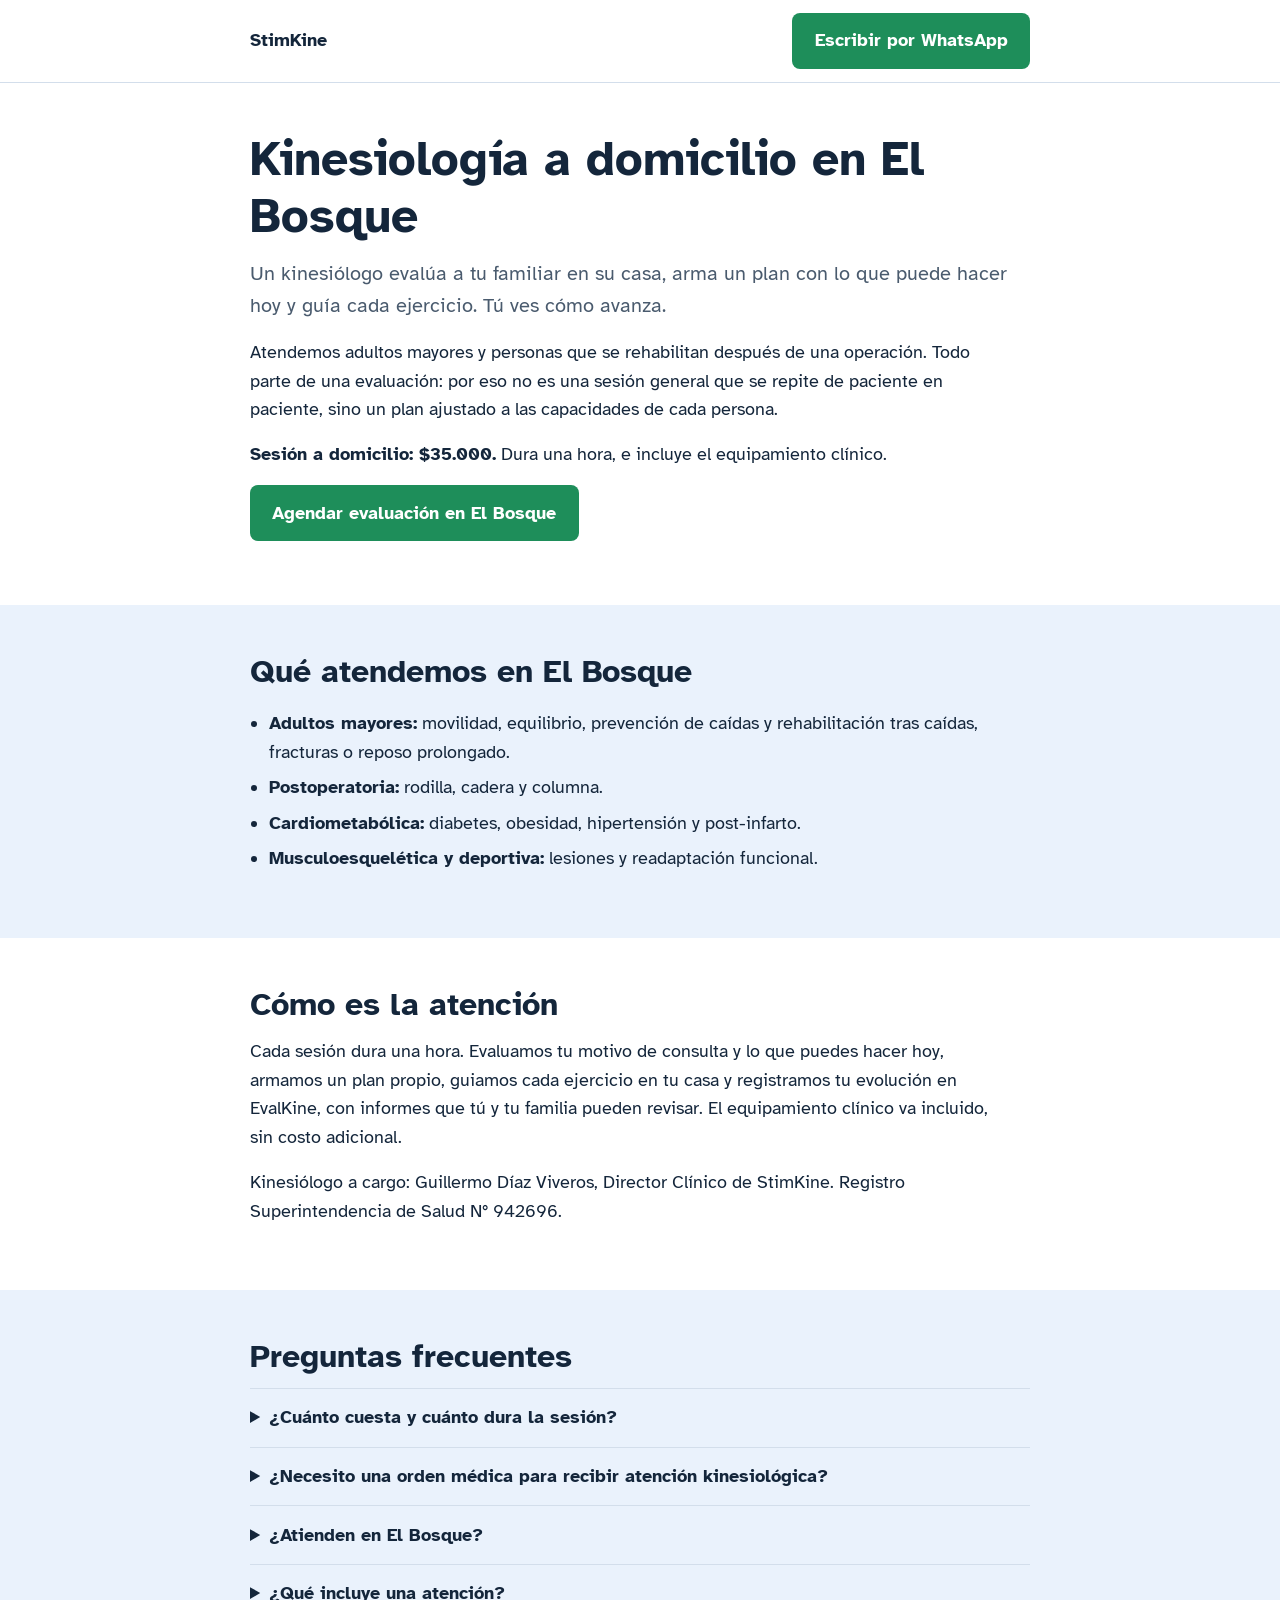
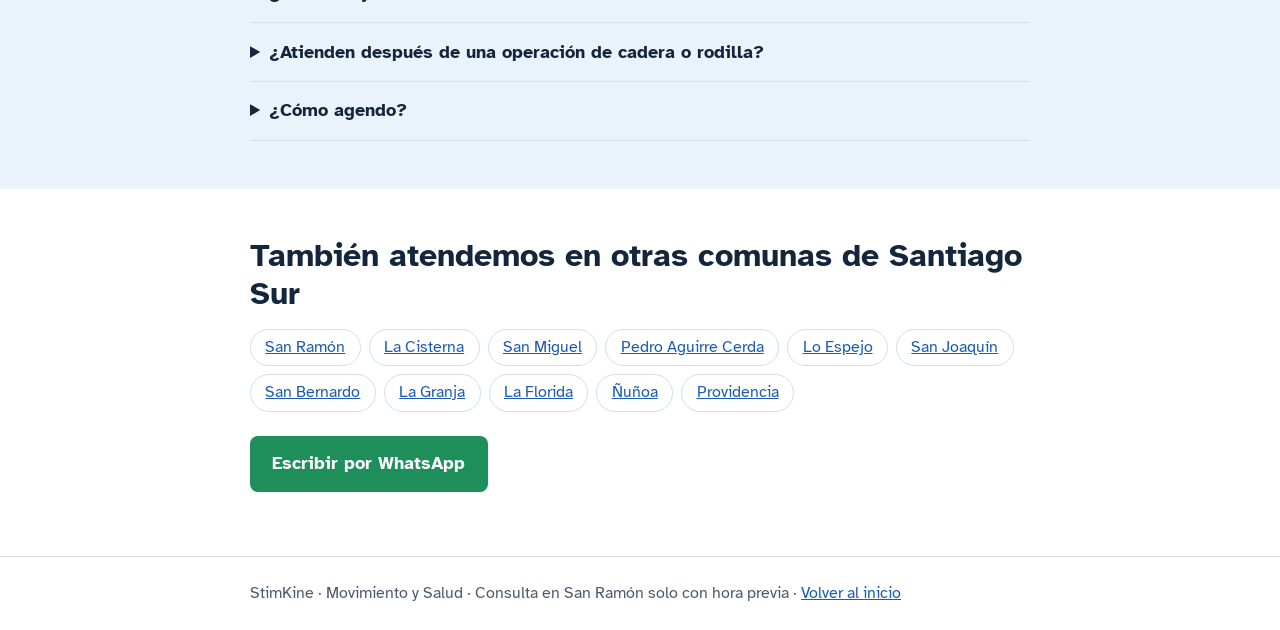
<file: kinesiologia-a-domicilio-el-bosque.html>
<!DOCTYPE html>
<html lang="es-CL">
<head>
<meta charset="utf-8">
<meta name="viewport" content="width=device-width, initial-scale=1">
<title>Kinesiología a domicilio en El Bosque | Adultos mayores y postoperatoria | StimKine</title>
<meta name="description" content="Kinesiólogo a domicilio en El Bosque: evaluación, plan propio y ejercicios guiados para adultos mayores y rehabilitación postoperatoria. Sesión de una hora, $35.000. Agenda por WhatsApp.">
<meta name="robots" content="index, follow">
<meta name="theme-color" content="#2A7DE1">
<link rel="canonical" href="https://stimkine.github.io/kinesiologia-a-domicilio-el-bosque.html">
<meta property="og:type" content="website">
<meta property="og:locale" content="es_CL">
<meta property="og:title" content="Kinesiología a domicilio en El Bosque | StimKine">
<meta property="og:description" content="Un kinesiólogo evalúa a tu familiar en su casa en El Bosque, arma un plan con lo que puede hacer y guía cada ejercicio.">
<meta property="og:url" content="https://stimkine.github.io/kinesiologia-a-domicilio-el-bosque.html">
<link rel="preconnect" href="https://fonts.googleapis.com">
<link rel="preconnect" href="https://fonts.gstatic.com" crossorigin>
<link href="https://fonts.googleapis.com/css2?family=Atkinson+Hyperlegible:wght@400;700&display=swap" rel="stylesheet">
<script type="application/ld+json">
{
  "@context": "https://schema.org",
  "@type": "Physiotherapy",
  "name": "StimKine",
  "url": "https://stimkine.github.io/",
  "telephone": "+56989331095",
  "address": {"@type":"PostalAddress","streetAddress":"Nueva Fuenzalida Urrejola 1235","addressLocality":"San Ramón","addressCountry":"CL"},
  "areaServed": {"@type":"City","name":"El Bosque"},
  "description": "Kinesiología a domicilio en El Bosque para adultos mayores y rehabilitación postoperatoria."
}
</script>
<script type="application/ld+json">
{
  "@context": "https://schema.org",
  "@type": "FAQPage",
  "mainEntity": [
    {"@type":"Question","name":"¿Cuánto cuesta y cuánto dura la sesión?","acceptedAnswer":{"@type":"Answer","text":"La sesión a domicilio cuesta $35.000 y dura una hora."}},
    {"@type":"Question","name":"¿Necesito una orden médica para recibir atención kinesiológica?","acceptedAnswer":{"@type":"Answer","text":"La indicación médica debe cumplir con la normativa vigente para los tratamientos kinesiológicos. Si tienes dudas sobre tu caso o necesitas rehabilitación a domicilio, contáctanos y te orientaremos sobre los requisitos antes de agendar tu atención. Si deseas solicitar un reembolso a través de Fonasa o tu Isapre, consulta previamente las condiciones de cobertura y la documentación requerida."}},
    {"@type":"Question","name":"¿Atienden en El Bosque?","acceptedAnswer":{"@type":"Answer","text":"Sí, vamos a domicilio en la comuna de El Bosque. Escríbenos por WhatsApp con tu dirección y coordinamos."}},
    {"@type":"Question","name":"¿Qué incluye una atención?","acceptedAnswer":{"@type":"Answer","text":"Evaluación, plan de ejercicio propio, equipamiento clínico incluido sin costo adicional y registro de tu evolución en EvalKine con informes que tú y tu familia pueden revisar."}},
    {"@type":"Question","name":"¿Atienden después de una operación de cadera o rodilla?","acceptedAnswer":{"@type":"Answer","text":"Sí. La rehabilitación postoperatoria de rodilla, cadera y columna es uno de nuestros servicios a domicilio."}},
    {"@type":"Question","name":"¿Cómo agendo?","acceptedAnswer":{"@type":"Answer","text":"Escríbenos por WhatsApp al +56 9 8933 1095. Cotizar no tiene compromiso."}}
  ]
}
</script>
<style>
:root{--ink:#14263B;--muted:#4A5B6E;--blue:#2A7DE1;--blue-dark:#1B5CB0;--tint:#EAF2FC;--line:#D3DEEB;--bg:#fff;--wa:#1E8E5A}
@media(prefers-color-scheme:dark){:root{--ink:#E8EFF7;--muted:#A9B8C9;--blue:#6AA8F5;--blue-dark:#8DBDF8;--tint:#14263B;--line:#2B405A;--bg:#0D1826;--wa:#35B77E}}
*{box-sizing:border-box}
body{margin:0;font-family:"Atkinson Hyperlegible",system-ui,sans-serif;font-size:1.125rem;line-height:1.6;color:var(--ink);background:var(--bg)}
a{color:var(--blue-dark)}
:focus-visible{outline:3px solid var(--blue);outline-offset:3px;border-radius:4px}
.wrap{max-width:820px;margin:0 auto;padding:0 1.25rem}
section{padding:3rem 0}
h1,h2,h3{line-height:1.2;margin:0 0 .75rem}
h1{font-size:clamp(2rem,5vw,3rem)}
h2{font-size:clamp(1.5rem,3.2vw,2rem)}
h3{font-size:1.15rem}
p{margin:0 0 1rem;max-width:62ch}
.lead{font-size:1.25rem;color:var(--muted)}
.btn{display:inline-block;padding:.85rem 1.4rem;border-radius:8px;background:var(--wa);color:#fff;font-weight:700;text-decoration:none}
.btn:hover{filter:brightness(1.08)}
.band{background:var(--tint)}
header.top{border-bottom:1px solid var(--line)}
header.top .wrap{display:flex;justify-content:space-between;align-items:center;padding-top:.8rem;padding-bottom:.8rem;gap:1rem}
.brand{font-weight:700;color:var(--ink);text-decoration:none}
ul.check{padding-left:1.2rem}
ul.check li{margin-bottom:.4rem}
.tags{display:flex;flex-wrap:wrap;gap:.5rem;list-style:none;padding:0;margin:1rem 0 0}
.tags li{border:1px solid var(--line);border-radius:999px;padding:.3rem .9rem;font-size:1rem;background:var(--bg)}
details{border-top:1px solid var(--line);padding:.9rem 0}
details:last-of-type{border-bottom:1px solid var(--line)}
summary{font-weight:700;cursor:pointer}
details p{margin:.6rem 0 0}
footer{border-top:1px solid var(--line);padding:1.5rem 0;font-size:1rem;color:var(--muted)}
</style>
</head>
<body>

<header class="top">
  <div class="wrap">
    <a class="brand" href="index.html">StimKine</a>
    <a class="btn" href="https://wa.me/56989331095?text=Hola%20StimKine,%20quisiera%20una%20atenci%C3%B3n%20a%20domicilio%20en%20El%20Bosque.">Escribir por WhatsApp</a>
  </div>
</header>

<main>
<section>
  <div class="wrap">
    <h1>Kinesiología a domicilio en El Bosque</h1>
    <p class="lead">Un kinesiólogo evalúa a tu familiar en su casa, arma un plan con lo que puede hacer hoy y guía cada ejercicio. Tú ves cómo avanza.</p>
    <p>Atendemos adultos mayores y personas que se rehabilitan después de una operación. Todo parte de una evaluación: por eso no es una sesión general que se repite de paciente en paciente, sino un plan ajustado a las capacidades de cada persona.</p>
    <p><strong>Sesión a domicilio: $35.000.</strong> Dura una hora, e incluye el equipamiento clínico.</p>
    <p><a class="btn" href="https://wa.me/56989331095?text=Hola%20StimKine,%20quisiera%20una%20atenci%C3%B3n%20a%20domicilio%20en%20El%20Bosque.">Agendar evaluación en El Bosque</a></p>
  </div>
</section>

<section class="band">
  <div class="wrap">
    <h2>Qué atendemos en El Bosque</h2>
    <ul class="check">
      <li><strong>Adultos mayores:</strong> movilidad, equilibrio, prevención de caídas y rehabilitación tras caídas, fracturas o reposo prolongado.</li>
      <li><strong>Postoperatoria:</strong> rodilla, cadera y columna.</li>
      <li><strong>Cardiometabólica:</strong> diabetes, obesidad, hipertensión y post-infarto.</li>
      <li><strong>Musculoesquelética y deportiva:</strong> lesiones y readaptación funcional.</li>
    </ul>
  </div>
</section>

<section>
  <div class="wrap">
    <h2>Cómo es la atención</h2>
    <p>Cada sesión dura una hora. Evaluamos tu motivo de consulta y lo que puedes hacer hoy, armamos un plan propio, guiamos cada ejercicio en tu casa y registramos tu evolución en EvalKine, con informes que tú y tu familia pueden revisar. El equipamiento clínico va incluido, sin costo adicional.</p>
    <p>Kinesiólogo a cargo: Guillermo Díaz Viveros, Director Clínico de StimKine. Registro Superintendencia de Salud N° 942696.</p>
  </div>
</section>

<section class="band">
  <div class="wrap">
    <h2>Preguntas frecuentes</h2>
    <details><summary>¿Cuánto cuesta y cuánto dura la sesión?</summary><p>La sesión a domicilio cuesta $35.000 y dura una hora.</p></details>
    <details><summary>¿Necesito una orden médica para recibir atención kinesiológica?</summary><p>La indicación médica debe cumplir con la normativa vigente para los tratamientos kinesiológicos. Si tienes dudas sobre tu caso o necesitas rehabilitación a domicilio, contáctanos y te orientaremos sobre los requisitos antes de agendar tu atención.</p><p>Si deseas solicitar un reembolso a través de Fonasa o tu Isapre, consulta previamente las condiciones de cobertura y la documentación requerida.</p></details>
    <details><summary>¿Atienden en El Bosque?</summary><p>Sí, vamos a domicilio en la comuna de El Bosque. Escríbenos por WhatsApp con tu dirección y coordinamos.</p></details>
    <details><summary>¿Qué incluye una atención?</summary><p>Evaluación, plan de ejercicio propio, equipamiento clínico incluido sin costo adicional y registro de tu evolución en EvalKine con informes que tú y tu familia pueden revisar.</p></details>
    <details><summary>¿Atienden después de una operación de cadera o rodilla?</summary><p>Sí. La rehabilitación postoperatoria de rodilla, cadera y columna es uno de nuestros servicios a domicilio.</p></details>
    <details><summary>¿Cómo agendo?</summary><p>Escríbenos por WhatsApp al <a href="https://wa.me/56989331095">+56 9 8933 1095</a>. Cotizar no tiene compromiso.</p></details>
  </div>
</section>

<section>
  <div class="wrap">
    <h2>También atendemos en otras comunas de Santiago Sur</h2>
    <ul class="tags"><li><a href="kinesiologia-a-domicilio-san-ramon.html">San Ramón</a></li><li><a href="kinesiologia-a-domicilio-la-cisterna.html">La Cisterna</a></li><li><a href="kinesiologia-a-domicilio-san-miguel.html">San Miguel</a></li><li><a href="kinesiologia-a-domicilio-pedro-aguirre-cerda.html">Pedro Aguirre Cerda</a></li><li><a href="kinesiologia-a-domicilio-lo-espejo.html">Lo Espejo</a></li><li><a href="kinesiologia-a-domicilio-san-joaquin.html">San Joaquín</a></li><li><a href="kinesiologia-a-domicilio-san-bernardo.html">San Bernardo</a></li><li><a href="kinesiologia-a-domicilio-la-granja.html">La Granja</a></li><li><a href="kinesiologia-a-domicilio-la-florida.html">La Florida</a></li><li><a href="kinesiologia-a-domicilio-nunoa.html">Ñuñoa</a></li><li><a href="kinesiologia-a-domicilio-providencia.html">Providencia</a></li></ul>
    <p style="margin-top:1.5rem"><a class="btn" href="https://wa.me/56989331095?text=Hola%20StimKine,%20quisiera%20una%20atenci%C3%B3n%20a%20domicilio%20en%20El%20Bosque.">Escribir por WhatsApp</a></p>
  </div>
</section>
</main>

<footer>
  <div class="wrap">StimKine · Movimiento y Salud · Consulta en San Ramón solo con hora previa · <a href="index.html">Volver al inicio</a></div>
</footer>

</body>
</html>
</file>
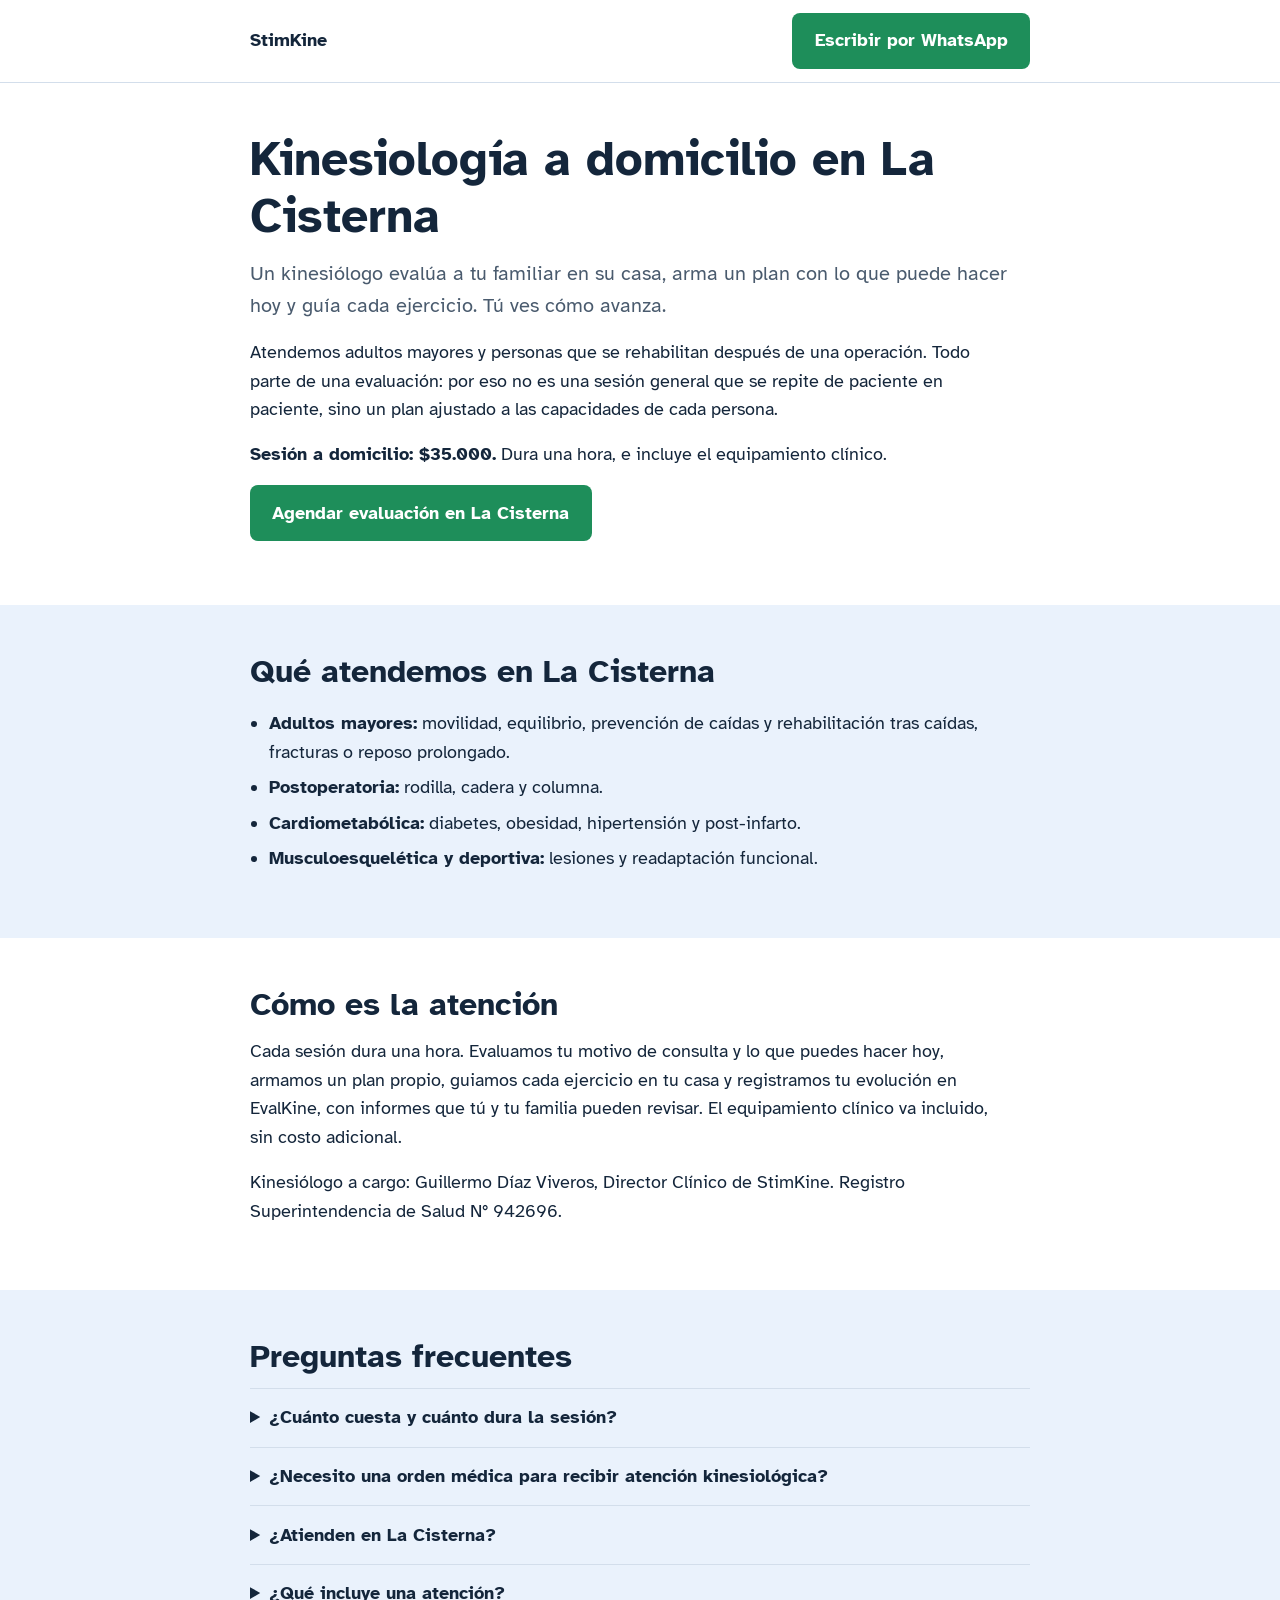
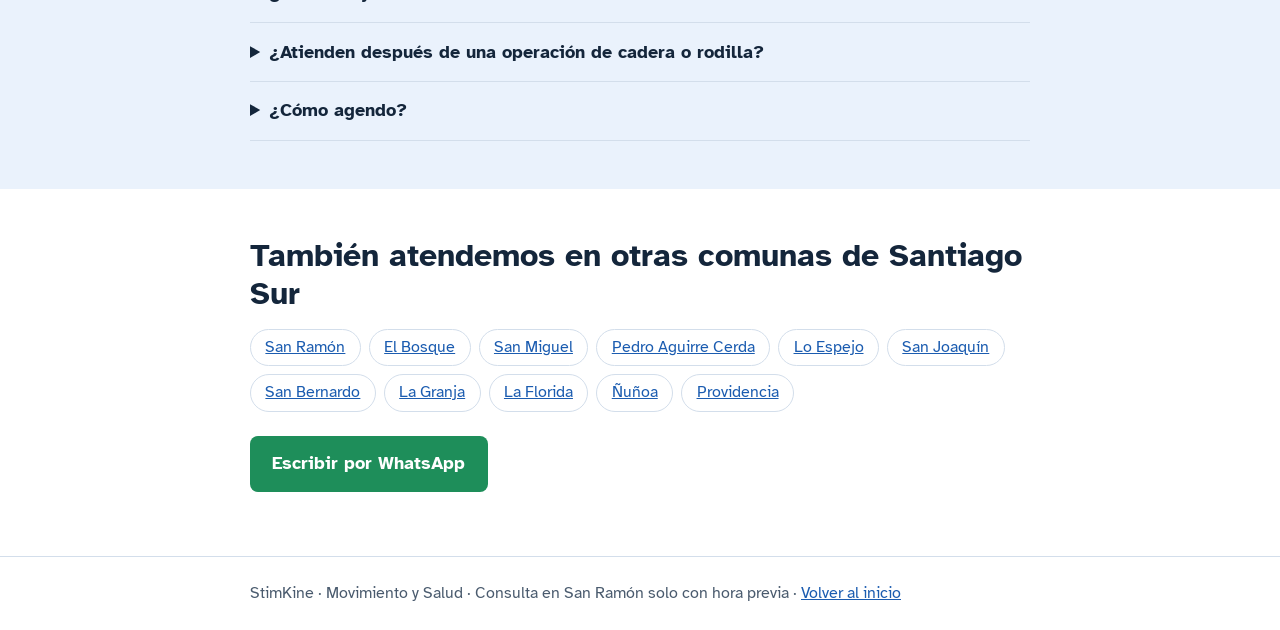
<file: kinesiologia-a-domicilio-la-cisterna.html>
<!DOCTYPE html>
<html lang="es-CL">
<head>
<meta charset="utf-8">
<meta name="viewport" content="width=device-width, initial-scale=1">
<title>Kinesiología a domicilio en La Cisterna | Adultos mayores y postoperatoria | StimKine</title>
<meta name="description" content="Kinesiólogo a domicilio en La Cisterna: evaluación, plan propio y ejercicios guiados para adultos mayores y rehabilitación postoperatoria. Sesión de una hora, $35.000. Agenda por WhatsApp.">
<meta name="robots" content="index, follow">
<meta name="theme-color" content="#2A7DE1">
<link rel="canonical" href="https://stimkine.github.io/kinesiologia-a-domicilio-la-cisterna.html">
<meta property="og:type" content="website">
<meta property="og:locale" content="es_CL">
<meta property="og:title" content="Kinesiología a domicilio en La Cisterna | StimKine">
<meta property="og:description" content="Un kinesiólogo evalúa a tu familiar en su casa en La Cisterna, arma un plan con lo que puede hacer y guía cada ejercicio.">
<meta property="og:url" content="https://stimkine.github.io/kinesiologia-a-domicilio-la-cisterna.html">
<link rel="preconnect" href="https://fonts.googleapis.com">
<link rel="preconnect" href="https://fonts.gstatic.com" crossorigin>
<link href="https://fonts.googleapis.com/css2?family=Atkinson+Hyperlegible:wght@400;700&display=swap" rel="stylesheet">
<script type="application/ld+json">
{
  "@context": "https://schema.org",
  "@type": "Physiotherapy",
  "name": "StimKine",
  "url": "https://stimkine.github.io/",
  "telephone": "+56989331095",
  "address": {"@type":"PostalAddress","streetAddress":"Nueva Fuenzalida Urrejola 1235","addressLocality":"San Ramón","addressCountry":"CL"},
  "areaServed": {"@type":"City","name":"La Cisterna"},
  "description": "Kinesiología a domicilio en La Cisterna para adultos mayores y rehabilitación postoperatoria."
}
</script>
<script type="application/ld+json">
{
  "@context": "https://schema.org",
  "@type": "FAQPage",
  "mainEntity": [
    {"@type":"Question","name":"¿Cuánto cuesta y cuánto dura la sesión?","acceptedAnswer":{"@type":"Answer","text":"La sesión a domicilio cuesta $35.000 y dura una hora."}},
    {"@type":"Question","name":"¿Necesito una orden médica para recibir atención kinesiológica?","acceptedAnswer":{"@type":"Answer","text":"La indicación médica debe cumplir con la normativa vigente para los tratamientos kinesiológicos. Si tienes dudas sobre tu caso o necesitas rehabilitación a domicilio, contáctanos y te orientaremos sobre los requisitos antes de agendar tu atención. Si deseas solicitar un reembolso a través de Fonasa o tu Isapre, consulta previamente las condiciones de cobertura y la documentación requerida."}},
    {"@type":"Question","name":"¿Atienden en La Cisterna?","acceptedAnswer":{"@type":"Answer","text":"Sí, vamos a domicilio en la comuna de La Cisterna. Escríbenos por WhatsApp con tu dirección y coordinamos."}},
    {"@type":"Question","name":"¿Qué incluye una atención?","acceptedAnswer":{"@type":"Answer","text":"Evaluación, plan de ejercicio propio, equipamiento clínico incluido sin costo adicional y registro de tu evolución en EvalKine con informes que tú y tu familia pueden revisar."}},
    {"@type":"Question","name":"¿Atienden después de una operación de cadera o rodilla?","acceptedAnswer":{"@type":"Answer","text":"Sí. La rehabilitación postoperatoria de rodilla, cadera y columna es uno de nuestros servicios a domicilio."}},
    {"@type":"Question","name":"¿Cómo agendo?","acceptedAnswer":{"@type":"Answer","text":"Escríbenos por WhatsApp al +56 9 8933 1095. Cotizar no tiene compromiso."}}
  ]
}
</script>
<style>
:root{--ink:#14263B;--muted:#4A5B6E;--blue:#2A7DE1;--blue-dark:#1B5CB0;--tint:#EAF2FC;--line:#D3DEEB;--bg:#fff;--wa:#1E8E5A}
@media(prefers-color-scheme:dark){:root{--ink:#E8EFF7;--muted:#A9B8C9;--blue:#6AA8F5;--blue-dark:#8DBDF8;--tint:#14263B;--line:#2B405A;--bg:#0D1826;--wa:#35B77E}}
*{box-sizing:border-box}
body{margin:0;font-family:"Atkinson Hyperlegible",system-ui,sans-serif;font-size:1.125rem;line-height:1.6;color:var(--ink);background:var(--bg)}
a{color:var(--blue-dark)}
:focus-visible{outline:3px solid var(--blue);outline-offset:3px;border-radius:4px}
.wrap{max-width:820px;margin:0 auto;padding:0 1.25rem}
section{padding:3rem 0}
h1,h2,h3{line-height:1.2;margin:0 0 .75rem}
h1{font-size:clamp(2rem,5vw,3rem)}
h2{font-size:clamp(1.5rem,3.2vw,2rem)}
h3{font-size:1.15rem}
p{margin:0 0 1rem;max-width:62ch}
.lead{font-size:1.25rem;color:var(--muted)}
.btn{display:inline-block;padding:.85rem 1.4rem;border-radius:8px;background:var(--wa);color:#fff;font-weight:700;text-decoration:none}
.btn:hover{filter:brightness(1.08)}
.band{background:var(--tint)}
header.top{border-bottom:1px solid var(--line)}
header.top .wrap{display:flex;justify-content:space-between;align-items:center;padding-top:.8rem;padding-bottom:.8rem;gap:1rem}
.brand{font-weight:700;color:var(--ink);text-decoration:none}
ul.check{padding-left:1.2rem}
ul.check li{margin-bottom:.4rem}
.tags{display:flex;flex-wrap:wrap;gap:.5rem;list-style:none;padding:0;margin:1rem 0 0}
.tags li{border:1px solid var(--line);border-radius:999px;padding:.3rem .9rem;font-size:1rem;background:var(--bg)}
details{border-top:1px solid var(--line);padding:.9rem 0}
details:last-of-type{border-bottom:1px solid var(--line)}
summary{font-weight:700;cursor:pointer}
details p{margin:.6rem 0 0}
footer{border-top:1px solid var(--line);padding:1.5rem 0;font-size:1rem;color:var(--muted)}
</style>
</head>
<body>

<header class="top">
  <div class="wrap">
    <a class="brand" href="index.html">StimKine</a>
    <a class="btn" href="https://wa.me/56989331095?text=Hola%20StimKine,%20quisiera%20una%20atenci%C3%B3n%20a%20domicilio%20en%20La%20Cisterna.">Escribir por WhatsApp</a>
  </div>
</header>

<main>
<section>
  <div class="wrap">
    <h1>Kinesiología a domicilio en La Cisterna</h1>
    <p class="lead">Un kinesiólogo evalúa a tu familiar en su casa, arma un plan con lo que puede hacer hoy y guía cada ejercicio. Tú ves cómo avanza.</p>
    <p>Atendemos adultos mayores y personas que se rehabilitan después de una operación. Todo parte de una evaluación: por eso no es una sesión general que se repite de paciente en paciente, sino un plan ajustado a las capacidades de cada persona.</p>
    <p><strong>Sesión a domicilio: $35.000.</strong> Dura una hora, e incluye el equipamiento clínico.</p>
    <p><a class="btn" href="https://wa.me/56989331095?text=Hola%20StimKine,%20quisiera%20una%20atenci%C3%B3n%20a%20domicilio%20en%20La%20Cisterna.">Agendar evaluación en La Cisterna</a></p>
  </div>
</section>

<section class="band">
  <div class="wrap">
    <h2>Qué atendemos en La Cisterna</h2>
    <ul class="check">
      <li><strong>Adultos mayores:</strong> movilidad, equilibrio, prevención de caídas y rehabilitación tras caídas, fracturas o reposo prolongado.</li>
      <li><strong>Postoperatoria:</strong> rodilla, cadera y columna.</li>
      <li><strong>Cardiometabólica:</strong> diabetes, obesidad, hipertensión y post-infarto.</li>
      <li><strong>Musculoesquelética y deportiva:</strong> lesiones y readaptación funcional.</li>
    </ul>
  </div>
</section>

<section>
  <div class="wrap">
    <h2>Cómo es la atención</h2>
    <p>Cada sesión dura una hora. Evaluamos tu motivo de consulta y lo que puedes hacer hoy, armamos un plan propio, guiamos cada ejercicio en tu casa y registramos tu evolución en EvalKine, con informes que tú y tu familia pueden revisar. El equipamiento clínico va incluido, sin costo adicional.</p>
    <p>Kinesiólogo a cargo: Guillermo Díaz Viveros, Director Clínico de StimKine. Registro Superintendencia de Salud N° 942696.</p>
  </div>
</section>

<section class="band">
  <div class="wrap">
    <h2>Preguntas frecuentes</h2>
    <details><summary>¿Cuánto cuesta y cuánto dura la sesión?</summary><p>La sesión a domicilio cuesta $35.000 y dura una hora.</p></details>
    <details><summary>¿Necesito una orden médica para recibir atención kinesiológica?</summary><p>La indicación médica debe cumplir con la normativa vigente para los tratamientos kinesiológicos. Si tienes dudas sobre tu caso o necesitas rehabilitación a domicilio, contáctanos y te orientaremos sobre los requisitos antes de agendar tu atención.</p><p>Si deseas solicitar un reembolso a través de Fonasa o tu Isapre, consulta previamente las condiciones de cobertura y la documentación requerida.</p></details>
    <details><summary>¿Atienden en La Cisterna?</summary><p>Sí, vamos a domicilio en la comuna de La Cisterna. Escríbenos por WhatsApp con tu dirección y coordinamos.</p></details>
    <details><summary>¿Qué incluye una atención?</summary><p>Evaluación, plan de ejercicio propio, equipamiento clínico incluido sin costo adicional y registro de tu evolución en EvalKine con informes que tú y tu familia pueden revisar.</p></details>
    <details><summary>¿Atienden después de una operación de cadera o rodilla?</summary><p>Sí. La rehabilitación postoperatoria de rodilla, cadera y columna es uno de nuestros servicios a domicilio.</p></details>
    <details><summary>¿Cómo agendo?</summary><p>Escríbenos por WhatsApp al <a href="https://wa.me/56989331095">+56 9 8933 1095</a>. Cotizar no tiene compromiso.</p></details>
  </div>
</section>

<section>
  <div class="wrap">
    <h2>También atendemos en otras comunas de Santiago Sur</h2>
    <ul class="tags"><li><a href="kinesiologia-a-domicilio-san-ramon.html">San Ramón</a></li><li><a href="kinesiologia-a-domicilio-el-bosque.html">El Bosque</a></li><li><a href="kinesiologia-a-domicilio-san-miguel.html">San Miguel</a></li><li><a href="kinesiologia-a-domicilio-pedro-aguirre-cerda.html">Pedro Aguirre Cerda</a></li><li><a href="kinesiologia-a-domicilio-lo-espejo.html">Lo Espejo</a></li><li><a href="kinesiologia-a-domicilio-san-joaquin.html">San Joaquín</a></li><li><a href="kinesiologia-a-domicilio-san-bernardo.html">San Bernardo</a></li><li><a href="kinesiologia-a-domicilio-la-granja.html">La Granja</a></li><li><a href="kinesiologia-a-domicilio-la-florida.html">La Florida</a></li><li><a href="kinesiologia-a-domicilio-nunoa.html">Ñuñoa</a></li><li><a href="kinesiologia-a-domicilio-providencia.html">Providencia</a></li></ul>
    <p style="margin-top:1.5rem"><a class="btn" href="https://wa.me/56989331095?text=Hola%20StimKine,%20quisiera%20una%20atenci%C3%B3n%20a%20domicilio%20en%20La%20Cisterna.">Escribir por WhatsApp</a></p>
  </div>
</section>
</main>

<footer>
  <div class="wrap">StimKine · Movimiento y Salud · Consulta en San Ramón solo con hora previa · <a href="index.html">Volver al inicio</a></div>
</footer>

</body>
</html>
</file>
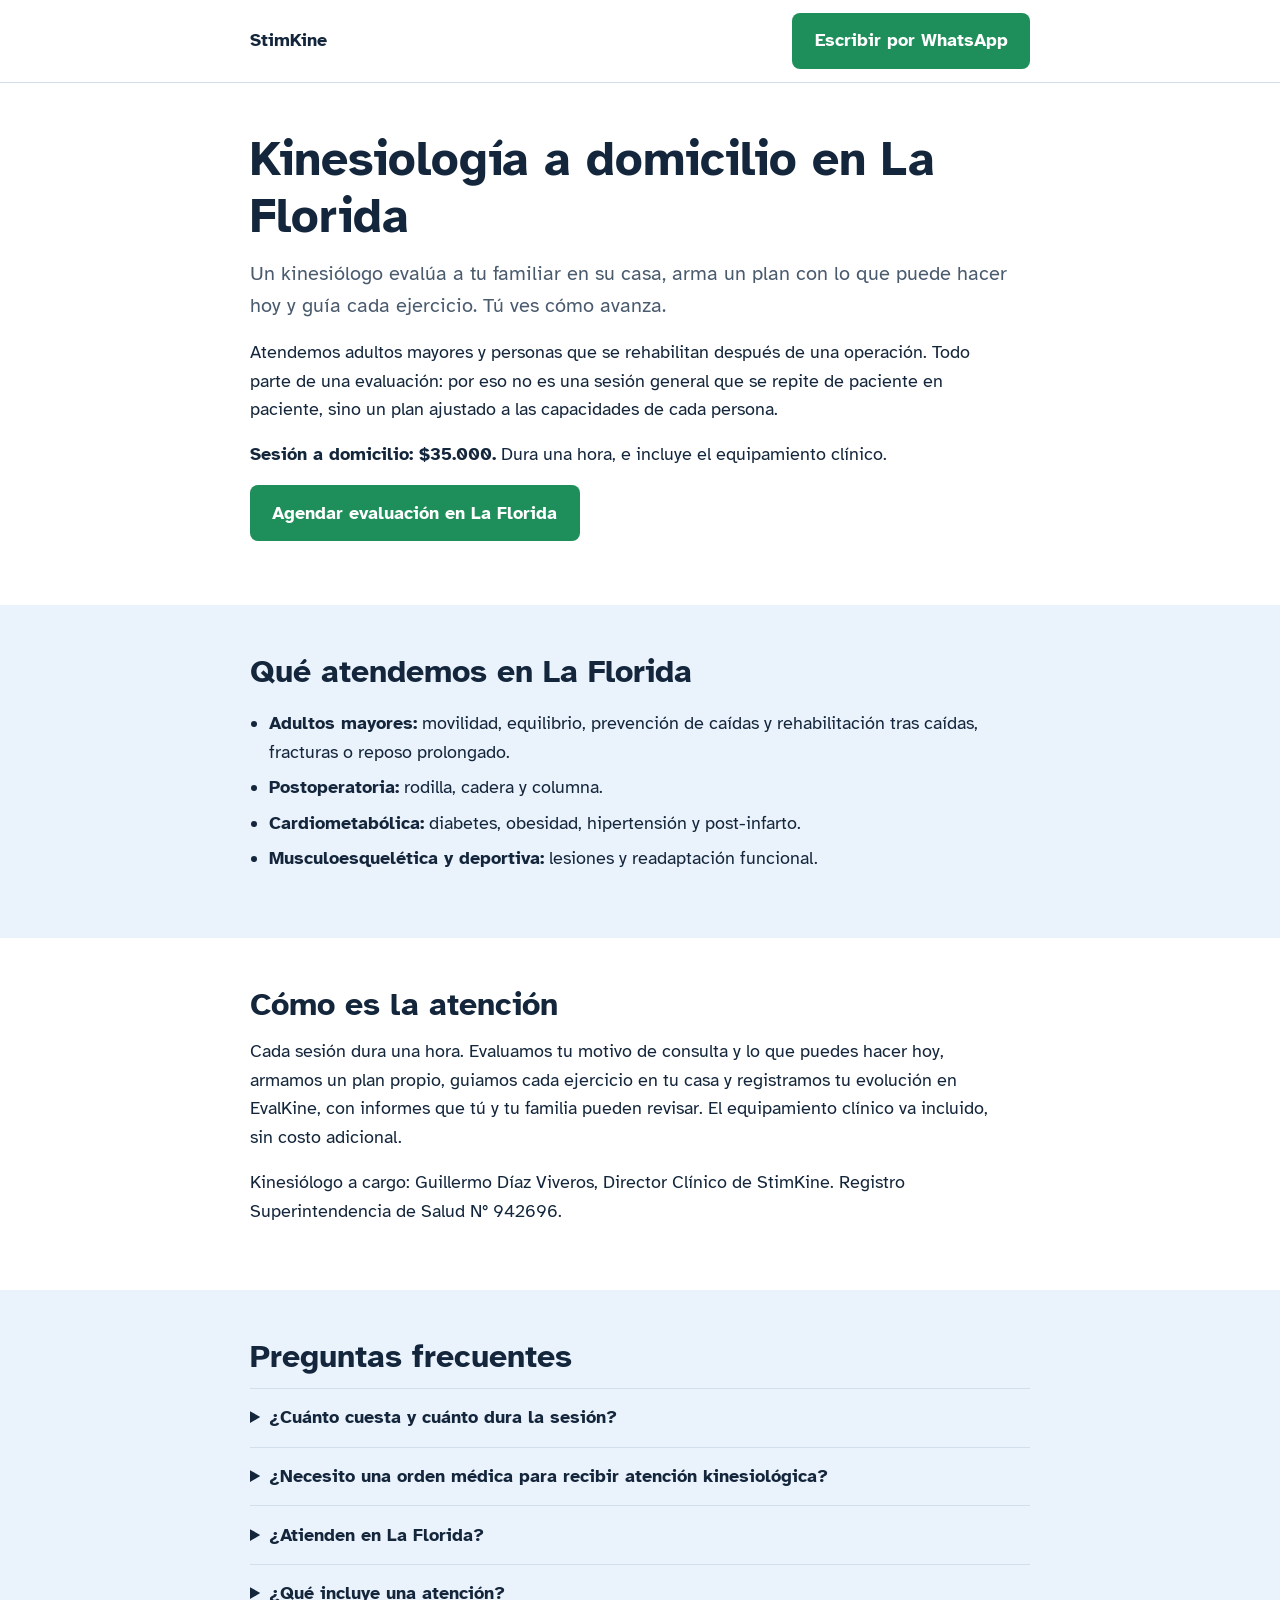
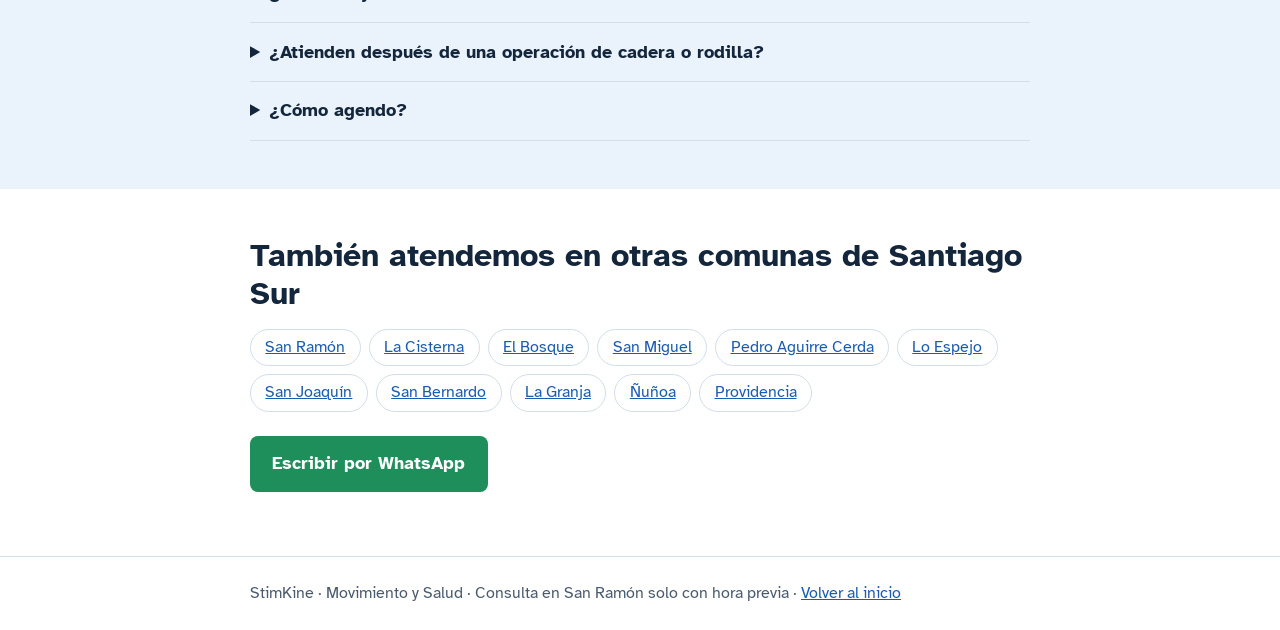
<file: kinesiologia-a-domicilio-la-florida.html>
<!DOCTYPE html>
<html lang="es-CL">
<head>
<meta charset="utf-8">
<meta name="viewport" content="width=device-width, initial-scale=1">
<title>Kinesiología a domicilio en La Florida | Adultos mayores y postoperatoria | StimKine</title>
<meta name="description" content="Kinesiólogo a domicilio en La Florida: evaluación, plan propio y ejercicios guiados para adultos mayores y rehabilitación postoperatoria. Sesión de una hora, $35.000. Agenda por WhatsApp.">
<meta name="robots" content="index, follow">
<meta name="theme-color" content="#2A7DE1">
<link rel="canonical" href="https://stimkine.github.io/kinesiologia-a-domicilio-la-florida.html">
<meta property="og:type" content="website">
<meta property="og:locale" content="es_CL">
<meta property="og:title" content="Kinesiología a domicilio en La Florida | StimKine">
<meta property="og:description" content="Un kinesiólogo evalúa a tu familiar en su casa en La Florida, arma un plan con lo que puede hacer y guía cada ejercicio.">
<meta property="og:url" content="https://stimkine.github.io/kinesiologia-a-domicilio-la-florida.html">
<link rel="preconnect" href="https://fonts.googleapis.com">
<link rel="preconnect" href="https://fonts.gstatic.com" crossorigin>
<link href="https://fonts.googleapis.com/css2?family=Atkinson+Hyperlegible:wght@400;700&display=swap" rel="stylesheet">
<script type="application/ld+json">
{
  "@context": "https://schema.org",
  "@type": "Physiotherapy",
  "name": "StimKine",
  "url": "https://stimkine.github.io/",
  "telephone": "+56989331095",
  "address": {"@type":"PostalAddress","streetAddress":"Nueva Fuenzalida Urrejola 1235","addressLocality":"San Ramón","addressCountry":"CL"},
  "areaServed": {"@type":"City","name":"La Florida"},
  "description": "Kinesiología a domicilio en La Florida para adultos mayores y rehabilitación postoperatoria."
}
</script>
<script type="application/ld+json">
{
  "@context": "https://schema.org",
  "@type": "FAQPage",
  "mainEntity": [
    {"@type":"Question","name":"¿Cuánto cuesta y cuánto dura la sesión?","acceptedAnswer":{"@type":"Answer","text":"La sesión a domicilio cuesta $35.000 y dura una hora."}},
    {"@type":"Question","name":"¿Necesito una orden médica para recibir atención kinesiológica?","acceptedAnswer":{"@type":"Answer","text":"La indicación médica debe cumplir con la normativa vigente para los tratamientos kinesiológicos. Si tienes dudas sobre tu caso o necesitas rehabilitación a domicilio, contáctanos y te orientaremos sobre los requisitos antes de agendar tu atención. Si deseas solicitar un reembolso a través de Fonasa o tu Isapre, consulta previamente las condiciones de cobertura y la documentación requerida."}},
    {"@type":"Question","name":"¿Atienden en La Florida?","acceptedAnswer":{"@type":"Answer","text":"Sí, vamos a domicilio en la comuna de La Florida. Escríbenos por WhatsApp con tu dirección y coordinamos."}},
    {"@type":"Question","name":"¿Qué incluye una atención?","acceptedAnswer":{"@type":"Answer","text":"Evaluación, plan de ejercicio propio, equipamiento clínico incluido sin costo adicional y registro de tu evolución en EvalKine con informes que tú y tu familia pueden revisar."}},
    {"@type":"Question","name":"¿Atienden después de una operación de cadera o rodilla?","acceptedAnswer":{"@type":"Answer","text":"Sí. La rehabilitación postoperatoria de rodilla, cadera y columna es uno de nuestros servicios a domicilio."}},
    {"@type":"Question","name":"¿Cómo agendo?","acceptedAnswer":{"@type":"Answer","text":"Escríbenos por WhatsApp al +56 9 8933 1095. Cotizar no tiene compromiso."}}
  ]
}
</script>
<style>
:root{--ink:#14263B;--muted:#4A5B6E;--blue:#2A7DE1;--blue-dark:#1B5CB0;--tint:#EAF2FC;--line:#D3DEEB;--bg:#fff;--wa:#1E8E5A}
@media(prefers-color-scheme:dark){:root{--ink:#E8EFF7;--muted:#A9B8C9;--blue:#6AA8F5;--blue-dark:#8DBDF8;--tint:#14263B;--line:#2B405A;--bg:#0D1826;--wa:#35B77E}}
*{box-sizing:border-box}
body{margin:0;font-family:"Atkinson Hyperlegible",system-ui,sans-serif;font-size:1.125rem;line-height:1.6;color:var(--ink);background:var(--bg)}
a{color:var(--blue-dark)}
:focus-visible{outline:3px solid var(--blue);outline-offset:3px;border-radius:4px}
.wrap{max-width:820px;margin:0 auto;padding:0 1.25rem}
section{padding:3rem 0}
h1,h2,h3{line-height:1.2;margin:0 0 .75rem}
h1{font-size:clamp(2rem,5vw,3rem)}
h2{font-size:clamp(1.5rem,3.2vw,2rem)}
h3{font-size:1.15rem}
p{margin:0 0 1rem;max-width:62ch}
.lead{font-size:1.25rem;color:var(--muted)}
.btn{display:inline-block;padding:.85rem 1.4rem;border-radius:8px;background:var(--wa);color:#fff;font-weight:700;text-decoration:none}
.btn:hover{filter:brightness(1.08)}
.band{background:var(--tint)}
header.top{border-bottom:1px solid var(--line)}
header.top .wrap{display:flex;justify-content:space-between;align-items:center;padding-top:.8rem;padding-bottom:.8rem;gap:1rem}
.brand{font-weight:700;color:var(--ink);text-decoration:none}
ul.check{padding-left:1.2rem}
ul.check li{margin-bottom:.4rem}
.tags{display:flex;flex-wrap:wrap;gap:.5rem;list-style:none;padding:0;margin:1rem 0 0}
.tags li{border:1px solid var(--line);border-radius:999px;padding:.3rem .9rem;font-size:1rem;background:var(--bg)}
details{border-top:1px solid var(--line);padding:.9rem 0}
details:last-of-type{border-bottom:1px solid var(--line)}
summary{font-weight:700;cursor:pointer}
details p{margin:.6rem 0 0}
footer{border-top:1px solid var(--line);padding:1.5rem 0;font-size:1rem;color:var(--muted)}
</style>
</head>
<body>

<header class="top">
  <div class="wrap">
    <a class="brand" href="index.html">StimKine</a>
    <a class="btn" href="https://wa.me/56989331095?text=Hola%20StimKine,%20quisiera%20una%20atenci%C3%B3n%20a%20domicilio%20en%20La%20Florida.">Escribir por WhatsApp</a>
  </div>
</header>

<main>
<section>
  <div class="wrap">
    <h1>Kinesiología a domicilio en La Florida</h1>
    <p class="lead">Un kinesiólogo evalúa a tu familiar en su casa, arma un plan con lo que puede hacer hoy y guía cada ejercicio. Tú ves cómo avanza.</p>
    <p>Atendemos adultos mayores y personas que se rehabilitan después de una operación. Todo parte de una evaluación: por eso no es una sesión general que se repite de paciente en paciente, sino un plan ajustado a las capacidades de cada persona.</p>
    <p><strong>Sesión a domicilio: $35.000.</strong> Dura una hora, e incluye el equipamiento clínico.</p>
    <p><a class="btn" href="https://wa.me/56989331095?text=Hola%20StimKine,%20quisiera%20una%20atenci%C3%B3n%20a%20domicilio%20en%20La%20Florida.">Agendar evaluación en La Florida</a></p>
  </div>
</section>

<section class="band">
  <div class="wrap">
    <h2>Qué atendemos en La Florida</h2>
    <ul class="check">
      <li><strong>Adultos mayores:</strong> movilidad, equilibrio, prevención de caídas y rehabilitación tras caídas, fracturas o reposo prolongado.</li>
      <li><strong>Postoperatoria:</strong> rodilla, cadera y columna.</li>
      <li><strong>Cardiometabólica:</strong> diabetes, obesidad, hipertensión y post-infarto.</li>
      <li><strong>Musculoesquelética y deportiva:</strong> lesiones y readaptación funcional.</li>
    </ul>
  </div>
</section>

<section>
  <div class="wrap">
    <h2>Cómo es la atención</h2>
    <p>Cada sesión dura una hora. Evaluamos tu motivo de consulta y lo que puedes hacer hoy, armamos un plan propio, guiamos cada ejercicio en tu casa y registramos tu evolución en EvalKine, con informes que tú y tu familia pueden revisar. El equipamiento clínico va incluido, sin costo adicional.</p>
    <p>Kinesiólogo a cargo: Guillermo Díaz Viveros, Director Clínico de StimKine. Registro Superintendencia de Salud N° 942696.</p>
  </div>
</section>

<section class="band">
  <div class="wrap">
    <h2>Preguntas frecuentes</h2>
    <details><summary>¿Cuánto cuesta y cuánto dura la sesión?</summary><p>La sesión a domicilio cuesta $35.000 y dura una hora.</p></details>
    <details><summary>¿Necesito una orden médica para recibir atención kinesiológica?</summary><p>La indicación médica debe cumplir con la normativa vigente para los tratamientos kinesiológicos. Si tienes dudas sobre tu caso o necesitas rehabilitación a domicilio, contáctanos y te orientaremos sobre los requisitos antes de agendar tu atención.</p><p>Si deseas solicitar un reembolso a través de Fonasa o tu Isapre, consulta previamente las condiciones de cobertura y la documentación requerida.</p></details>
    <details><summary>¿Atienden en La Florida?</summary><p>Sí, vamos a domicilio en la comuna de La Florida. Escríbenos por WhatsApp con tu dirección y coordinamos.</p></details>
    <details><summary>¿Qué incluye una atención?</summary><p>Evaluación, plan de ejercicio propio, equipamiento clínico incluido sin costo adicional y registro de tu evolución en EvalKine con informes que tú y tu familia pueden revisar.</p></details>
    <details><summary>¿Atienden después de una operación de cadera o rodilla?</summary><p>Sí. La rehabilitación postoperatoria de rodilla, cadera y columna es uno de nuestros servicios a domicilio.</p></details>
    <details><summary>¿Cómo agendo?</summary><p>Escríbenos por WhatsApp al <a href="https://wa.me/56989331095">+56 9 8933 1095</a>. Cotizar no tiene compromiso.</p></details>
  </div>
</section>

<section>
  <div class="wrap">
    <h2>También atendemos en otras comunas de Santiago Sur</h2>
    <ul class="tags"><li><a href="kinesiologia-a-domicilio-san-ramon.html">San Ramón</a></li><li><a href="kinesiologia-a-domicilio-la-cisterna.html">La Cisterna</a></li><li><a href="kinesiologia-a-domicilio-el-bosque.html">El Bosque</a></li><li><a href="kinesiologia-a-domicilio-san-miguel.html">San Miguel</a></li><li><a href="kinesiologia-a-domicilio-pedro-aguirre-cerda.html">Pedro Aguirre Cerda</a></li><li><a href="kinesiologia-a-domicilio-lo-espejo.html">Lo Espejo</a></li><li><a href="kinesiologia-a-domicilio-san-joaquin.html">San Joaquín</a></li><li><a href="kinesiologia-a-domicilio-san-bernardo.html">San Bernardo</a></li><li><a href="kinesiologia-a-domicilio-la-granja.html">La Granja</a></li><li><a href="kinesiologia-a-domicilio-nunoa.html">Ñuñoa</a></li><li><a href="kinesiologia-a-domicilio-providencia.html">Providencia</a></li></ul>
    <p style="margin-top:1.5rem"><a class="btn" href="https://wa.me/56989331095?text=Hola%20StimKine,%20quisiera%20una%20atenci%C3%B3n%20a%20domicilio%20en%20La%20Florida.">Escribir por WhatsApp</a></p>
  </div>
</section>
</main>

<footer>
  <div class="wrap">StimKine · Movimiento y Salud · Consulta en San Ramón solo con hora previa · <a href="index.html">Volver al inicio</a></div>
</footer>

</body>
</html>
</file>
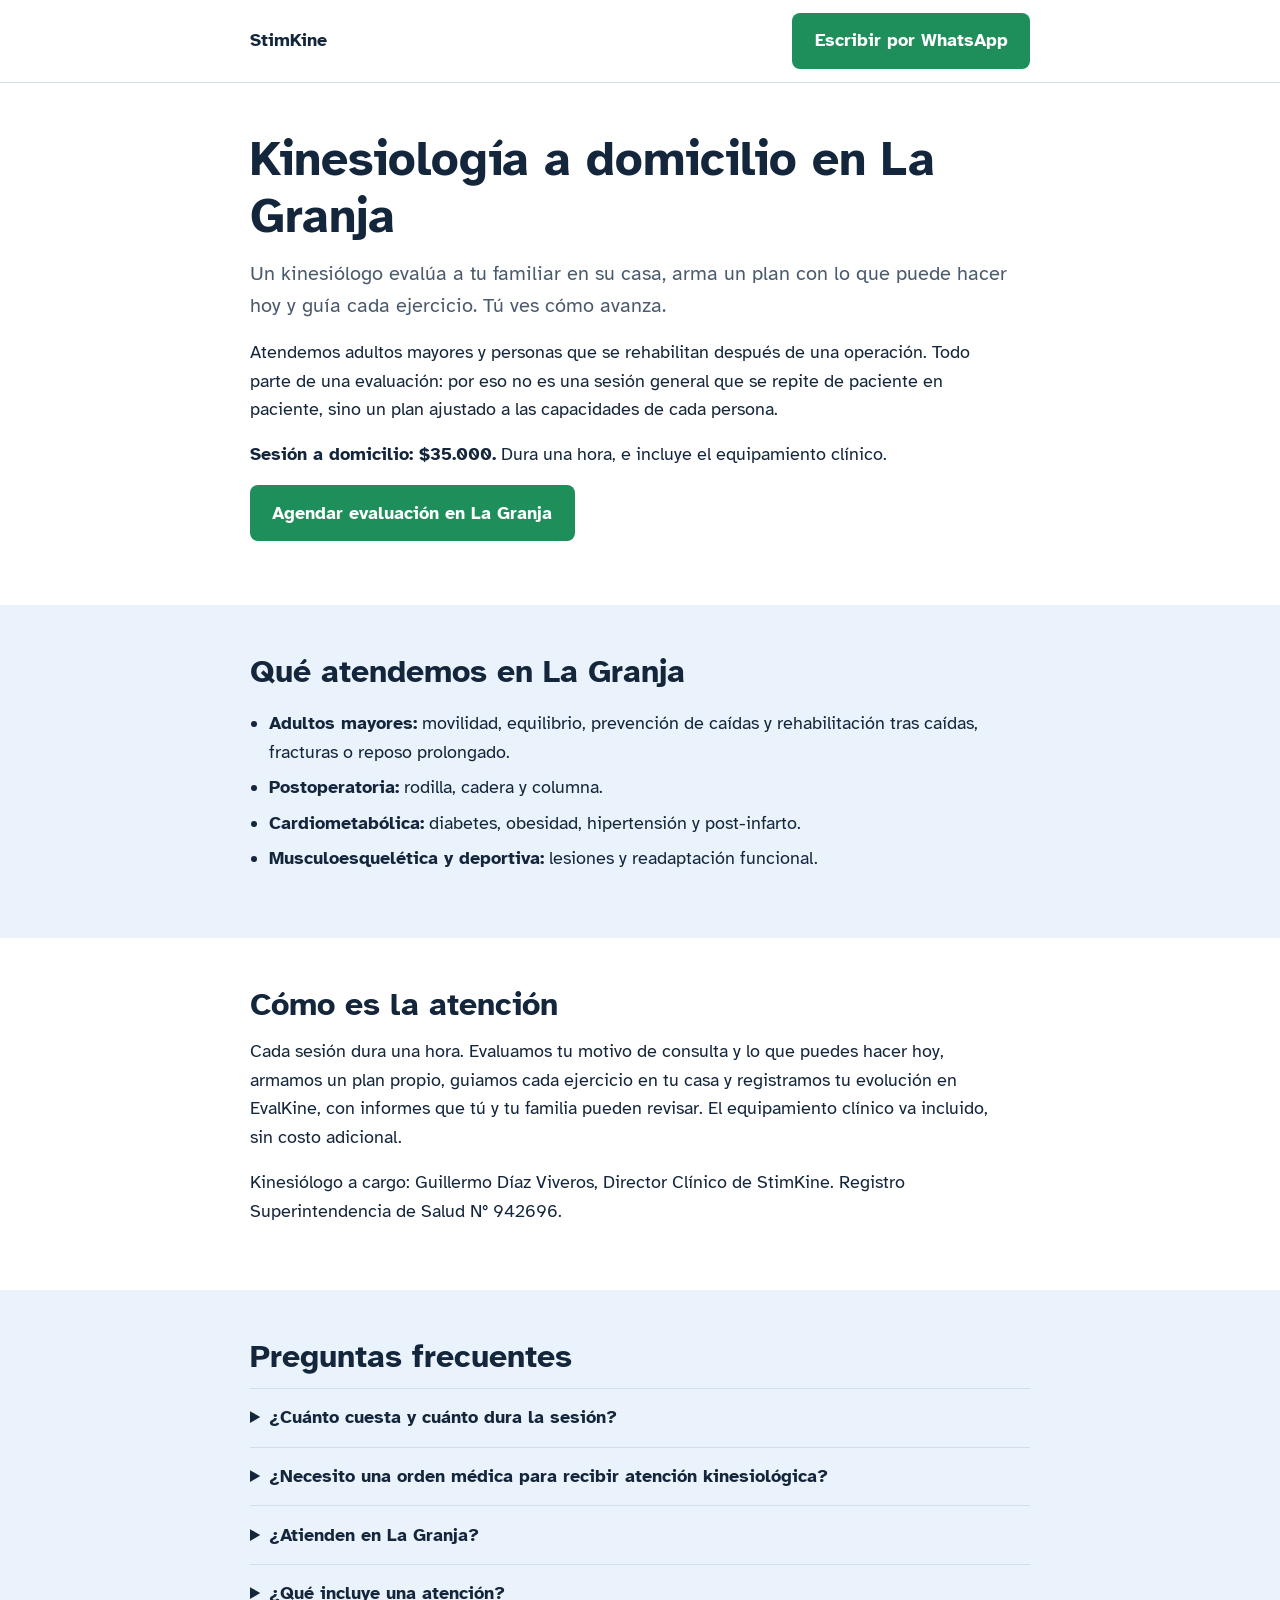
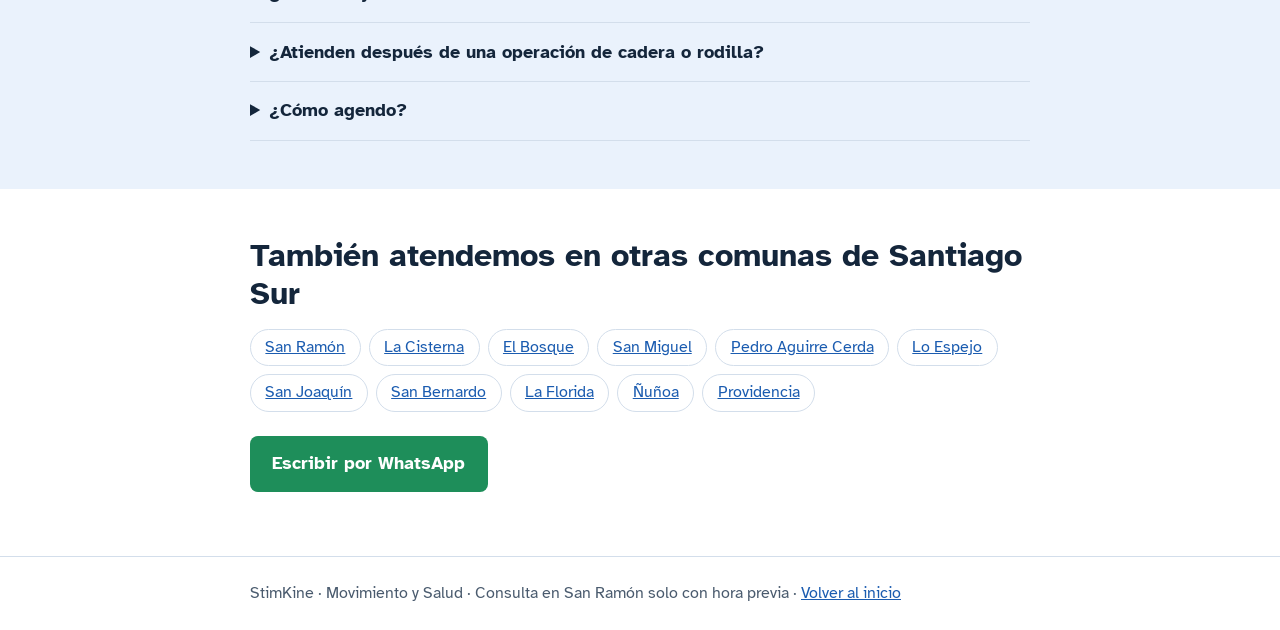
<file: kinesiologia-a-domicilio-la-granja.html>
<!DOCTYPE html>
<html lang="es-CL">
<head>
<meta charset="utf-8">
<meta name="viewport" content="width=device-width, initial-scale=1">
<title>Kinesiología a domicilio en La Granja | Adultos mayores y postoperatoria | StimKine</title>
<meta name="description" content="Kinesiólogo a domicilio en La Granja: evaluación, plan propio y ejercicios guiados para adultos mayores y rehabilitación postoperatoria. Sesión de una hora, $35.000. Agenda por WhatsApp.">
<meta name="robots" content="index, follow">
<meta name="theme-color" content="#2A7DE1">
<link rel="canonical" href="https://stimkine.github.io/kinesiologia-a-domicilio-la-granja.html">
<meta property="og:type" content="website">
<meta property="og:locale" content="es_CL">
<meta property="og:title" content="Kinesiología a domicilio en La Granja | StimKine">
<meta property="og:description" content="Un kinesiólogo evalúa a tu familiar en su casa en La Granja, arma un plan con lo que puede hacer y guía cada ejercicio.">
<meta property="og:url" content="https://stimkine.github.io/kinesiologia-a-domicilio-la-granja.html">
<link rel="preconnect" href="https://fonts.googleapis.com">
<link rel="preconnect" href="https://fonts.gstatic.com" crossorigin>
<link href="https://fonts.googleapis.com/css2?family=Atkinson+Hyperlegible:wght@400;700&display=swap" rel="stylesheet">
<script type="application/ld+json">
{
  "@context": "https://schema.org",
  "@type": "Physiotherapy",
  "name": "StimKine",
  "url": "https://stimkine.github.io/",
  "telephone": "+56989331095",
  "address": {"@type":"PostalAddress","streetAddress":"Nueva Fuenzalida Urrejola 1235","addressLocality":"San Ramón","addressCountry":"CL"},
  "areaServed": {"@type":"City","name":"La Granja"},
  "description": "Kinesiología a domicilio en La Granja para adultos mayores y rehabilitación postoperatoria."
}
</script>
<script type="application/ld+json">
{
  "@context": "https://schema.org",
  "@type": "FAQPage",
  "mainEntity": [
    {"@type":"Question","name":"¿Cuánto cuesta y cuánto dura la sesión?","acceptedAnswer":{"@type":"Answer","text":"La sesión a domicilio cuesta $35.000 y dura una hora."}},
    {"@type":"Question","name":"¿Necesito una orden médica para recibir atención kinesiológica?","acceptedAnswer":{"@type":"Answer","text":"La indicación médica debe cumplir con la normativa vigente para los tratamientos kinesiológicos. Si tienes dudas sobre tu caso o necesitas rehabilitación a domicilio, contáctanos y te orientaremos sobre los requisitos antes de agendar tu atención. Si deseas solicitar un reembolso a través de Fonasa o tu Isapre, consulta previamente las condiciones de cobertura y la documentación requerida."}},
    {"@type":"Question","name":"¿Atienden en La Granja?","acceptedAnswer":{"@type":"Answer","text":"Sí, vamos a domicilio en la comuna de La Granja. Escríbenos por WhatsApp con tu dirección y coordinamos."}},
    {"@type":"Question","name":"¿Qué incluye una atención?","acceptedAnswer":{"@type":"Answer","text":"Evaluación, plan de ejercicio propio, equipamiento clínico incluido sin costo adicional y registro de tu evolución en EvalKine con informes que tú y tu familia pueden revisar."}},
    {"@type":"Question","name":"¿Atienden después de una operación de cadera o rodilla?","acceptedAnswer":{"@type":"Answer","text":"Sí. La rehabilitación postoperatoria de rodilla, cadera y columna es uno de nuestros servicios a domicilio."}},
    {"@type":"Question","name":"¿Cómo agendo?","acceptedAnswer":{"@type":"Answer","text":"Escríbenos por WhatsApp al +56 9 8933 1095. Cotizar no tiene compromiso."}}
  ]
}
</script>
<style>
:root{--ink:#14263B;--muted:#4A5B6E;--blue:#2A7DE1;--blue-dark:#1B5CB0;--tint:#EAF2FC;--line:#D3DEEB;--bg:#fff;--wa:#1E8E5A}
@media(prefers-color-scheme:dark){:root{--ink:#E8EFF7;--muted:#A9B8C9;--blue:#6AA8F5;--blue-dark:#8DBDF8;--tint:#14263B;--line:#2B405A;--bg:#0D1826;--wa:#35B77E}}
*{box-sizing:border-box}
body{margin:0;font-family:"Atkinson Hyperlegible",system-ui,sans-serif;font-size:1.125rem;line-height:1.6;color:var(--ink);background:var(--bg)}
a{color:var(--blue-dark)}
:focus-visible{outline:3px solid var(--blue);outline-offset:3px;border-radius:4px}
.wrap{max-width:820px;margin:0 auto;padding:0 1.25rem}
section{padding:3rem 0}
h1,h2,h3{line-height:1.2;margin:0 0 .75rem}
h1{font-size:clamp(2rem,5vw,3rem)}
h2{font-size:clamp(1.5rem,3.2vw,2rem)}
h3{font-size:1.15rem}
p{margin:0 0 1rem;max-width:62ch}
.lead{font-size:1.25rem;color:var(--muted)}
.btn{display:inline-block;padding:.85rem 1.4rem;border-radius:8px;background:var(--wa);color:#fff;font-weight:700;text-decoration:none}
.btn:hover{filter:brightness(1.08)}
.band{background:var(--tint)}
header.top{border-bottom:1px solid var(--line)}
header.top .wrap{display:flex;justify-content:space-between;align-items:center;padding-top:.8rem;padding-bottom:.8rem;gap:1rem}
.brand{font-weight:700;color:var(--ink);text-decoration:none}
ul.check{padding-left:1.2rem}
ul.check li{margin-bottom:.4rem}
.tags{display:flex;flex-wrap:wrap;gap:.5rem;list-style:none;padding:0;margin:1rem 0 0}
.tags li{border:1px solid var(--line);border-radius:999px;padding:.3rem .9rem;font-size:1rem;background:var(--bg)}
details{border-top:1px solid var(--line);padding:.9rem 0}
details:last-of-type{border-bottom:1px solid var(--line)}
summary{font-weight:700;cursor:pointer}
details p{margin:.6rem 0 0}
footer{border-top:1px solid var(--line);padding:1.5rem 0;font-size:1rem;color:var(--muted)}
</style>
</head>
<body>

<header class="top">
  <div class="wrap">
    <a class="brand" href="index.html">StimKine</a>
    <a class="btn" href="https://wa.me/56989331095?text=Hola%20StimKine,%20quisiera%20una%20atenci%C3%B3n%20a%20domicilio%20en%20La%20Granja.">Escribir por WhatsApp</a>
  </div>
</header>

<main>
<section>
  <div class="wrap">
    <h1>Kinesiología a domicilio en La Granja</h1>
    <p class="lead">Un kinesiólogo evalúa a tu familiar en su casa, arma un plan con lo que puede hacer hoy y guía cada ejercicio. Tú ves cómo avanza.</p>
    <p>Atendemos adultos mayores y personas que se rehabilitan después de una operación. Todo parte de una evaluación: por eso no es una sesión general que se repite de paciente en paciente, sino un plan ajustado a las capacidades de cada persona.</p>
    <p><strong>Sesión a domicilio: $35.000.</strong> Dura una hora, e incluye el equipamiento clínico.</p>
    <p><a class="btn" href="https://wa.me/56989331095?text=Hola%20StimKine,%20quisiera%20una%20atenci%C3%B3n%20a%20domicilio%20en%20La%20Granja.">Agendar evaluación en La Granja</a></p>
  </div>
</section>

<section class="band">
  <div class="wrap">
    <h2>Qué atendemos en La Granja</h2>
    <ul class="check">
      <li><strong>Adultos mayores:</strong> movilidad, equilibrio, prevención de caídas y rehabilitación tras caídas, fracturas o reposo prolongado.</li>
      <li><strong>Postoperatoria:</strong> rodilla, cadera y columna.</li>
      <li><strong>Cardiometabólica:</strong> diabetes, obesidad, hipertensión y post-infarto.</li>
      <li><strong>Musculoesquelética y deportiva:</strong> lesiones y readaptación funcional.</li>
    </ul>
  </div>
</section>

<section>
  <div class="wrap">
    <h2>Cómo es la atención</h2>
    <p>Cada sesión dura una hora. Evaluamos tu motivo de consulta y lo que puedes hacer hoy, armamos un plan propio, guiamos cada ejercicio en tu casa y registramos tu evolución en EvalKine, con informes que tú y tu familia pueden revisar. El equipamiento clínico va incluido, sin costo adicional.</p>
    <p>Kinesiólogo a cargo: Guillermo Díaz Viveros, Director Clínico de StimKine. Registro Superintendencia de Salud N° 942696.</p>
  </div>
</section>

<section class="band">
  <div class="wrap">
    <h2>Preguntas frecuentes</h2>
    <details><summary>¿Cuánto cuesta y cuánto dura la sesión?</summary><p>La sesión a domicilio cuesta $35.000 y dura una hora.</p></details>
    <details><summary>¿Necesito una orden médica para recibir atención kinesiológica?</summary><p>La indicación médica debe cumplir con la normativa vigente para los tratamientos kinesiológicos. Si tienes dudas sobre tu caso o necesitas rehabilitación a domicilio, contáctanos y te orientaremos sobre los requisitos antes de agendar tu atención.</p><p>Si deseas solicitar un reembolso a través de Fonasa o tu Isapre, consulta previamente las condiciones de cobertura y la documentación requerida.</p></details>
    <details><summary>¿Atienden en La Granja?</summary><p>Sí, vamos a domicilio en la comuna de La Granja. Escríbenos por WhatsApp con tu dirección y coordinamos.</p></details>
    <details><summary>¿Qué incluye una atención?</summary><p>Evaluación, plan de ejercicio propio, equipamiento clínico incluido sin costo adicional y registro de tu evolución en EvalKine con informes que tú y tu familia pueden revisar.</p></details>
    <details><summary>¿Atienden después de una operación de cadera o rodilla?</summary><p>Sí. La rehabilitación postoperatoria de rodilla, cadera y columna es uno de nuestros servicios a domicilio.</p></details>
    <details><summary>¿Cómo agendo?</summary><p>Escríbenos por WhatsApp al <a href="https://wa.me/56989331095">+56 9 8933 1095</a>. Cotizar no tiene compromiso.</p></details>
  </div>
</section>

<section>
  <div class="wrap">
    <h2>También atendemos en otras comunas de Santiago Sur</h2>
    <ul class="tags"><li><a href="kinesiologia-a-domicilio-san-ramon.html">San Ramón</a></li><li><a href="kinesiologia-a-domicilio-la-cisterna.html">La Cisterna</a></li><li><a href="kinesiologia-a-domicilio-el-bosque.html">El Bosque</a></li><li><a href="kinesiologia-a-domicilio-san-miguel.html">San Miguel</a></li><li><a href="kinesiologia-a-domicilio-pedro-aguirre-cerda.html">Pedro Aguirre Cerda</a></li><li><a href="kinesiologia-a-domicilio-lo-espejo.html">Lo Espejo</a></li><li><a href="kinesiologia-a-domicilio-san-joaquin.html">San Joaquín</a></li><li><a href="kinesiologia-a-domicilio-san-bernardo.html">San Bernardo</a></li><li><a href="kinesiologia-a-domicilio-la-florida.html">La Florida</a></li><li><a href="kinesiologia-a-domicilio-nunoa.html">Ñuñoa</a></li><li><a href="kinesiologia-a-domicilio-providencia.html">Providencia</a></li></ul>
    <p style="margin-top:1.5rem"><a class="btn" href="https://wa.me/56989331095?text=Hola%20StimKine,%20quisiera%20una%20atenci%C3%B3n%20a%20domicilio%20en%20La%20Granja.">Escribir por WhatsApp</a></p>
  </div>
</section>
</main>

<footer>
  <div class="wrap">StimKine · Movimiento y Salud · Consulta en San Ramón solo con hora previa · <a href="index.html">Volver al inicio</a></div>
</footer>

</body>
</html>
</file>
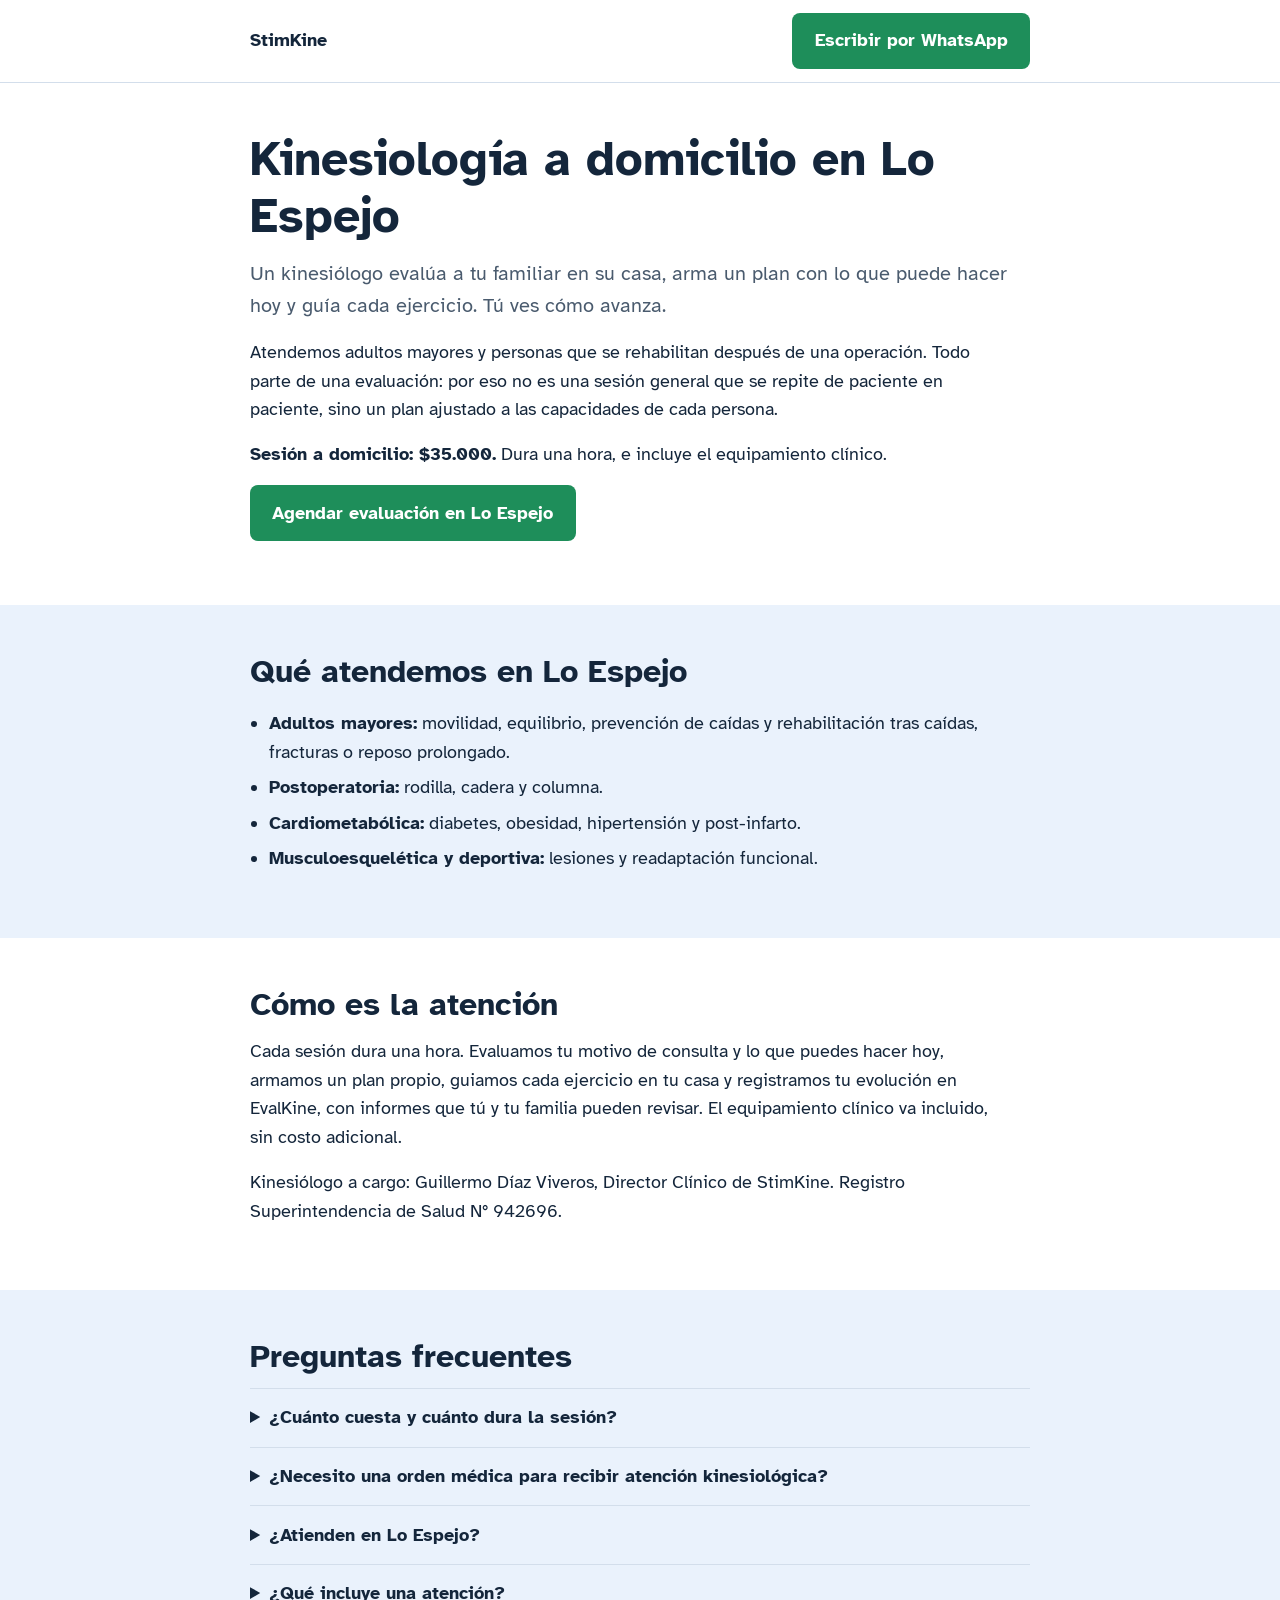
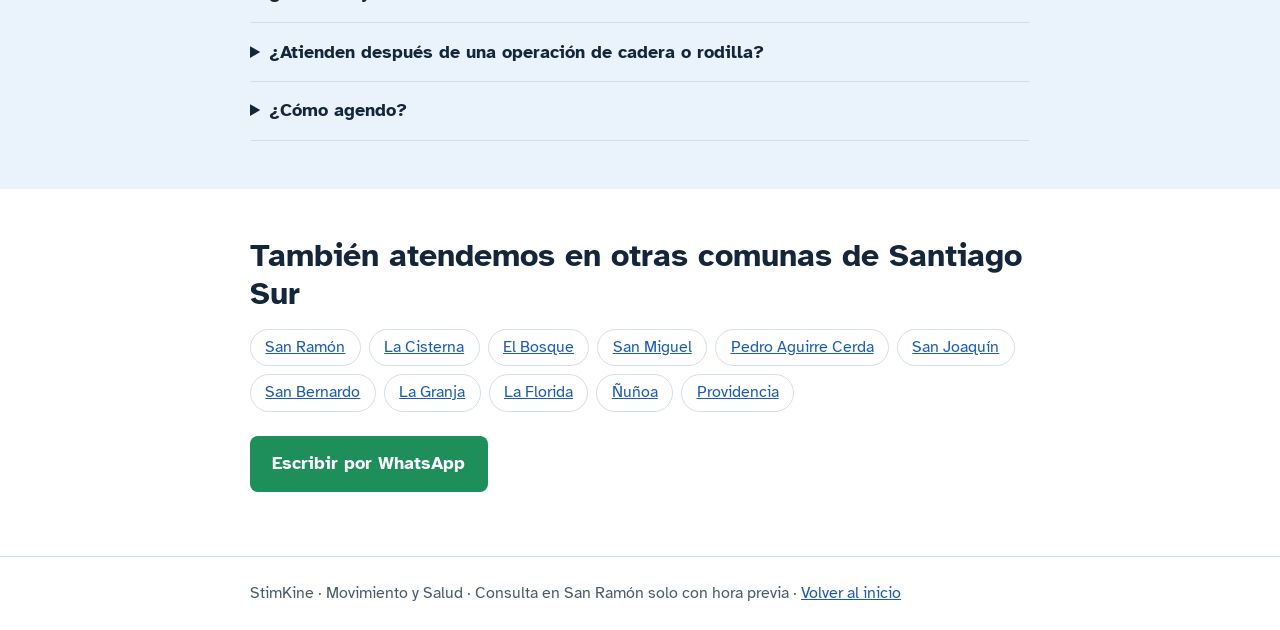
<file: kinesiologia-a-domicilio-lo-espejo.html>
<!DOCTYPE html>
<html lang="es-CL">
<head>
<meta charset="utf-8">
<meta name="viewport" content="width=device-width, initial-scale=1">
<title>Kinesiología a domicilio en Lo Espejo | Adultos mayores y postoperatoria | StimKine</title>
<meta name="description" content="Kinesiólogo a domicilio en Lo Espejo: evaluación, plan propio y ejercicios guiados para adultos mayores y rehabilitación postoperatoria. Sesión de una hora, $35.000. Agenda por WhatsApp.">
<meta name="robots" content="index, follow">
<meta name="theme-color" content="#2A7DE1">
<link rel="canonical" href="https://stimkine.github.io/kinesiologia-a-domicilio-lo-espejo.html">
<meta property="og:type" content="website">
<meta property="og:locale" content="es_CL">
<meta property="og:title" content="Kinesiología a domicilio en Lo Espejo | StimKine">
<meta property="og:description" content="Un kinesiólogo evalúa a tu familiar en su casa en Lo Espejo, arma un plan con lo que puede hacer y guía cada ejercicio.">
<meta property="og:url" content="https://stimkine.github.io/kinesiologia-a-domicilio-lo-espejo.html">
<link rel="preconnect" href="https://fonts.googleapis.com">
<link rel="preconnect" href="https://fonts.gstatic.com" crossorigin>
<link href="https://fonts.googleapis.com/css2?family=Atkinson+Hyperlegible:wght@400;700&display=swap" rel="stylesheet">
<script type="application/ld+json">
{
  "@context": "https://schema.org",
  "@type": "Physiotherapy",
  "name": "StimKine",
  "url": "https://stimkine.github.io/",
  "telephone": "+56989331095",
  "address": {"@type":"PostalAddress","streetAddress":"Nueva Fuenzalida Urrejola 1235","addressLocality":"San Ramón","addressCountry":"CL"},
  "areaServed": {"@type":"City","name":"Lo Espejo"},
  "description": "Kinesiología a domicilio en Lo Espejo para adultos mayores y rehabilitación postoperatoria."
}
</script>
<script type="application/ld+json">
{
  "@context": "https://schema.org",
  "@type": "FAQPage",
  "mainEntity": [
    {"@type":"Question","name":"¿Cuánto cuesta y cuánto dura la sesión?","acceptedAnswer":{"@type":"Answer","text":"La sesión a domicilio cuesta $35.000 y dura una hora."}},
    {"@type":"Question","name":"¿Necesito una orden médica para recibir atención kinesiológica?","acceptedAnswer":{"@type":"Answer","text":"La indicación médica debe cumplir con la normativa vigente para los tratamientos kinesiológicos. Si tienes dudas sobre tu caso o necesitas rehabilitación a domicilio, contáctanos y te orientaremos sobre los requisitos antes de agendar tu atención. Si deseas solicitar un reembolso a través de Fonasa o tu Isapre, consulta previamente las condiciones de cobertura y la documentación requerida."}},
    {"@type":"Question","name":"¿Atienden en Lo Espejo?","acceptedAnswer":{"@type":"Answer","text":"Sí, vamos a domicilio en la comuna de Lo Espejo. Escríbenos por WhatsApp con tu dirección y coordinamos."}},
    {"@type":"Question","name":"¿Qué incluye una atención?","acceptedAnswer":{"@type":"Answer","text":"Evaluación, plan de ejercicio propio, equipamiento clínico incluido sin costo adicional y registro de tu evolución en EvalKine con informes que tú y tu familia pueden revisar."}},
    {"@type":"Question","name":"¿Atienden después de una operación de cadera o rodilla?","acceptedAnswer":{"@type":"Answer","text":"Sí. La rehabilitación postoperatoria de rodilla, cadera y columna es uno de nuestros servicios a domicilio."}},
    {"@type":"Question","name":"¿Cómo agendo?","acceptedAnswer":{"@type":"Answer","text":"Escríbenos por WhatsApp al +56 9 8933 1095. Cotizar no tiene compromiso."}}
  ]
}
</script>
<style>
:root{--ink:#14263B;--muted:#4A5B6E;--blue:#2A7DE1;--blue-dark:#1B5CB0;--tint:#EAF2FC;--line:#D3DEEB;--bg:#fff;--wa:#1E8E5A}
@media(prefers-color-scheme:dark){:root{--ink:#E8EFF7;--muted:#A9B8C9;--blue:#6AA8F5;--blue-dark:#8DBDF8;--tint:#14263B;--line:#2B405A;--bg:#0D1826;--wa:#35B77E}}
*{box-sizing:border-box}
body{margin:0;font-family:"Atkinson Hyperlegible",system-ui,sans-serif;font-size:1.125rem;line-height:1.6;color:var(--ink);background:var(--bg)}
a{color:var(--blue-dark)}
:focus-visible{outline:3px solid var(--blue);outline-offset:3px;border-radius:4px}
.wrap{max-width:820px;margin:0 auto;padding:0 1.25rem}
section{padding:3rem 0}
h1,h2,h3{line-height:1.2;margin:0 0 .75rem}
h1{font-size:clamp(2rem,5vw,3rem)}
h2{font-size:clamp(1.5rem,3.2vw,2rem)}
h3{font-size:1.15rem}
p{margin:0 0 1rem;max-width:62ch}
.lead{font-size:1.25rem;color:var(--muted)}
.btn{display:inline-block;padding:.85rem 1.4rem;border-radius:8px;background:var(--wa);color:#fff;font-weight:700;text-decoration:none}
.btn:hover{filter:brightness(1.08)}
.band{background:var(--tint)}
header.top{border-bottom:1px solid var(--line)}
header.top .wrap{display:flex;justify-content:space-between;align-items:center;padding-top:.8rem;padding-bottom:.8rem;gap:1rem}
.brand{font-weight:700;color:var(--ink);text-decoration:none}
ul.check{padding-left:1.2rem}
ul.check li{margin-bottom:.4rem}
.tags{display:flex;flex-wrap:wrap;gap:.5rem;list-style:none;padding:0;margin:1rem 0 0}
.tags li{border:1px solid var(--line);border-radius:999px;padding:.3rem .9rem;font-size:1rem;background:var(--bg)}
details{border-top:1px solid var(--line);padding:.9rem 0}
details:last-of-type{border-bottom:1px solid var(--line)}
summary{font-weight:700;cursor:pointer}
details p{margin:.6rem 0 0}
footer{border-top:1px solid var(--line);padding:1.5rem 0;font-size:1rem;color:var(--muted)}
</style>
</head>
<body>

<header class="top">
  <div class="wrap">
    <a class="brand" href="index.html">StimKine</a>
    <a class="btn" href="https://wa.me/56989331095?text=Hola%20StimKine,%20quisiera%20una%20atenci%C3%B3n%20a%20domicilio%20en%20Lo%20Espejo.">Escribir por WhatsApp</a>
  </div>
</header>

<main>
<section>
  <div class="wrap">
    <h1>Kinesiología a domicilio en Lo Espejo</h1>
    <p class="lead">Un kinesiólogo evalúa a tu familiar en su casa, arma un plan con lo que puede hacer hoy y guía cada ejercicio. Tú ves cómo avanza.</p>
    <p>Atendemos adultos mayores y personas que se rehabilitan después de una operación. Todo parte de una evaluación: por eso no es una sesión general que se repite de paciente en paciente, sino un plan ajustado a las capacidades de cada persona.</p>
    <p><strong>Sesión a domicilio: $35.000.</strong> Dura una hora, e incluye el equipamiento clínico.</p>
    <p><a class="btn" href="https://wa.me/56989331095?text=Hola%20StimKine,%20quisiera%20una%20atenci%C3%B3n%20a%20domicilio%20en%20Lo%20Espejo.">Agendar evaluación en Lo Espejo</a></p>
  </div>
</section>

<section class="band">
  <div class="wrap">
    <h2>Qué atendemos en Lo Espejo</h2>
    <ul class="check">
      <li><strong>Adultos mayores:</strong> movilidad, equilibrio, prevención de caídas y rehabilitación tras caídas, fracturas o reposo prolongado.</li>
      <li><strong>Postoperatoria:</strong> rodilla, cadera y columna.</li>
      <li><strong>Cardiometabólica:</strong> diabetes, obesidad, hipertensión y post-infarto.</li>
      <li><strong>Musculoesquelética y deportiva:</strong> lesiones y readaptación funcional.</li>
    </ul>
  </div>
</section>

<section>
  <div class="wrap">
    <h2>Cómo es la atención</h2>
    <p>Cada sesión dura una hora. Evaluamos tu motivo de consulta y lo que puedes hacer hoy, armamos un plan propio, guiamos cada ejercicio en tu casa y registramos tu evolución en EvalKine, con informes que tú y tu familia pueden revisar. El equipamiento clínico va incluido, sin costo adicional.</p>
    <p>Kinesiólogo a cargo: Guillermo Díaz Viveros, Director Clínico de StimKine. Registro Superintendencia de Salud N° 942696.</p>
  </div>
</section>

<section class="band">
  <div class="wrap">
    <h2>Preguntas frecuentes</h2>
    <details><summary>¿Cuánto cuesta y cuánto dura la sesión?</summary><p>La sesión a domicilio cuesta $35.000 y dura una hora.</p></details>
    <details><summary>¿Necesito una orden médica para recibir atención kinesiológica?</summary><p>La indicación médica debe cumplir con la normativa vigente para los tratamientos kinesiológicos. Si tienes dudas sobre tu caso o necesitas rehabilitación a domicilio, contáctanos y te orientaremos sobre los requisitos antes de agendar tu atención.</p><p>Si deseas solicitar un reembolso a través de Fonasa o tu Isapre, consulta previamente las condiciones de cobertura y la documentación requerida.</p></details>
    <details><summary>¿Atienden en Lo Espejo?</summary><p>Sí, vamos a domicilio en la comuna de Lo Espejo. Escríbenos por WhatsApp con tu dirección y coordinamos.</p></details>
    <details><summary>¿Qué incluye una atención?</summary><p>Evaluación, plan de ejercicio propio, equipamiento clínico incluido sin costo adicional y registro de tu evolución en EvalKine con informes que tú y tu familia pueden revisar.</p></details>
    <details><summary>¿Atienden después de una operación de cadera o rodilla?</summary><p>Sí. La rehabilitación postoperatoria de rodilla, cadera y columna es uno de nuestros servicios a domicilio.</p></details>
    <details><summary>¿Cómo agendo?</summary><p>Escríbenos por WhatsApp al <a href="https://wa.me/56989331095">+56 9 8933 1095</a>. Cotizar no tiene compromiso.</p></details>
  </div>
</section>

<section>
  <div class="wrap">
    <h2>También atendemos en otras comunas de Santiago Sur</h2>
    <ul class="tags"><li><a href="kinesiologia-a-domicilio-san-ramon.html">San Ramón</a></li><li><a href="kinesiologia-a-domicilio-la-cisterna.html">La Cisterna</a></li><li><a href="kinesiologia-a-domicilio-el-bosque.html">El Bosque</a></li><li><a href="kinesiologia-a-domicilio-san-miguel.html">San Miguel</a></li><li><a href="kinesiologia-a-domicilio-pedro-aguirre-cerda.html">Pedro Aguirre Cerda</a></li><li><a href="kinesiologia-a-domicilio-san-joaquin.html">San Joaquín</a></li><li><a href="kinesiologia-a-domicilio-san-bernardo.html">San Bernardo</a></li><li><a href="kinesiologia-a-domicilio-la-granja.html">La Granja</a></li><li><a href="kinesiologia-a-domicilio-la-florida.html">La Florida</a></li><li><a href="kinesiologia-a-domicilio-nunoa.html">Ñuñoa</a></li><li><a href="kinesiologia-a-domicilio-providencia.html">Providencia</a></li></ul>
    <p style="margin-top:1.5rem"><a class="btn" href="https://wa.me/56989331095?text=Hola%20StimKine,%20quisiera%20una%20atenci%C3%B3n%20a%20domicilio%20en%20Lo%20Espejo.">Escribir por WhatsApp</a></p>
  </div>
</section>
</main>

<footer>
  <div class="wrap">StimKine · Movimiento y Salud · Consulta en San Ramón solo con hora previa · <a href="index.html">Volver al inicio</a></div>
</footer>

</body>
</html>
</file>
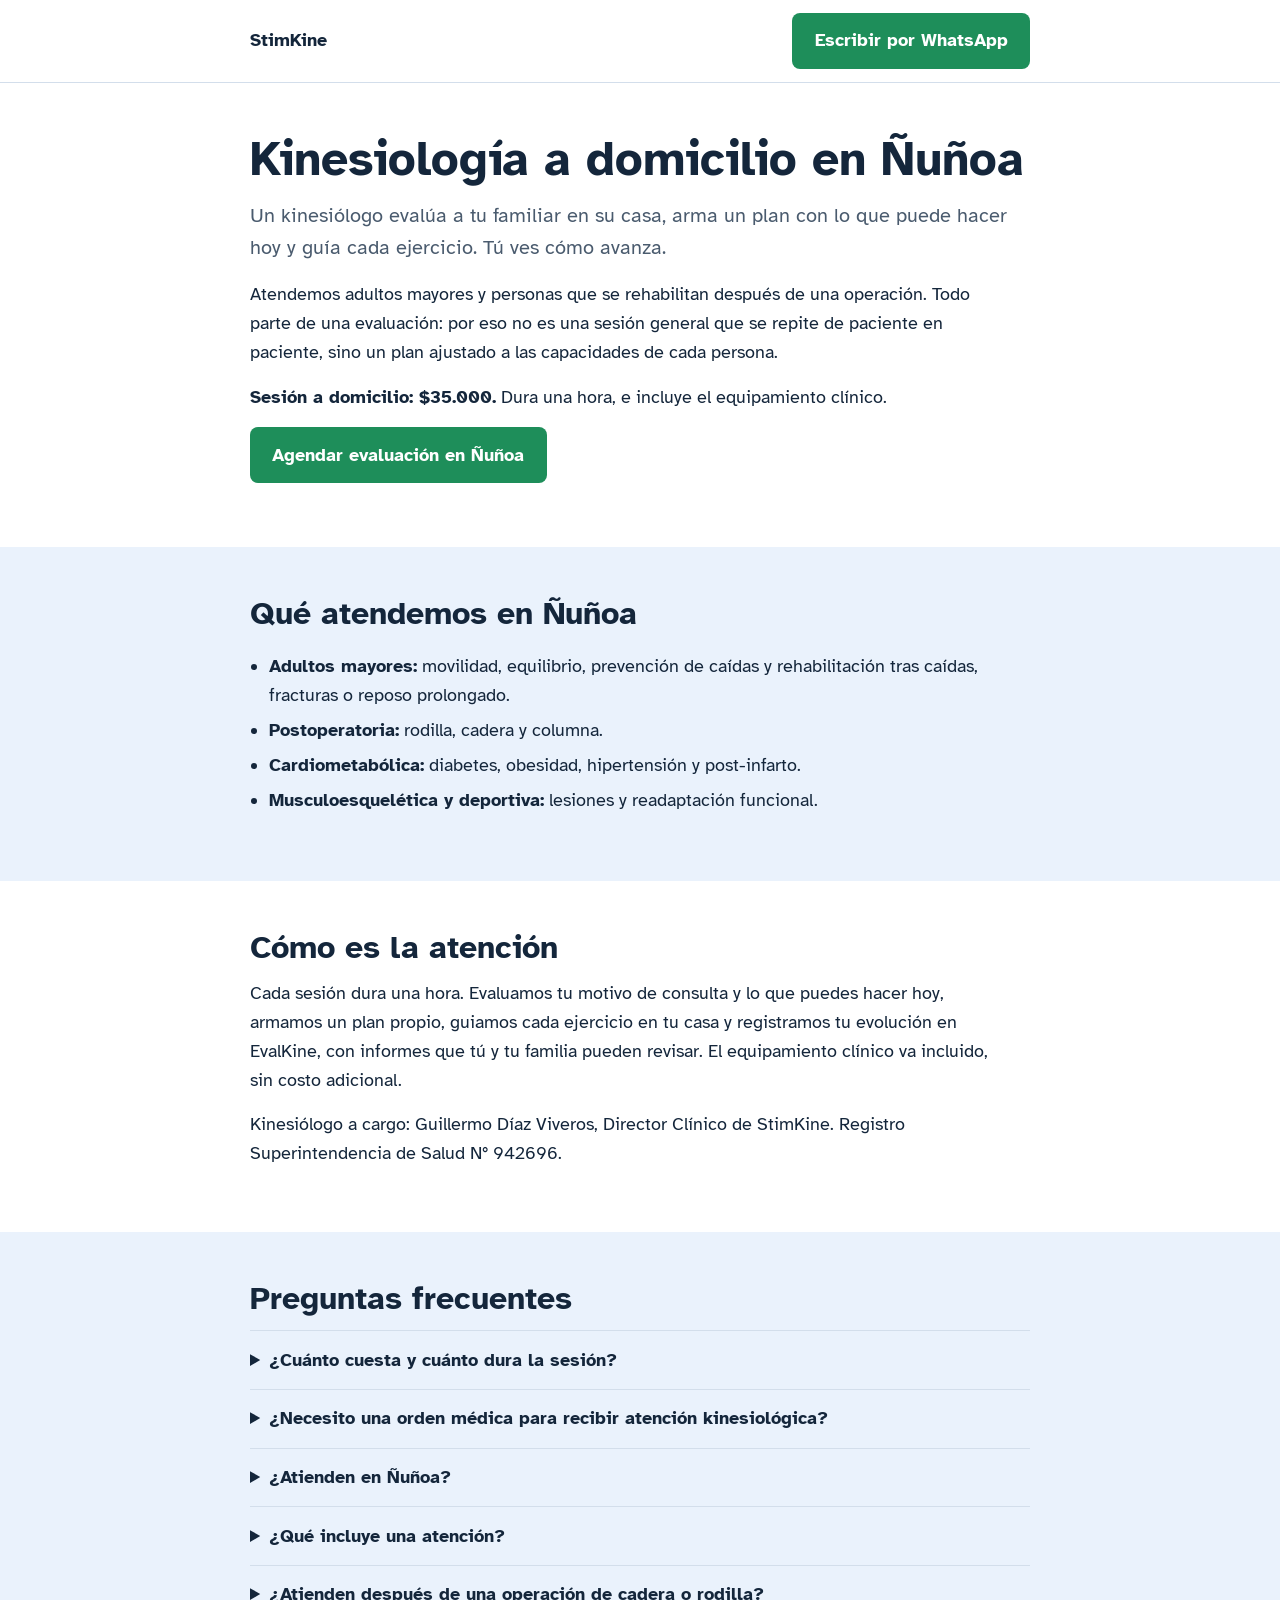
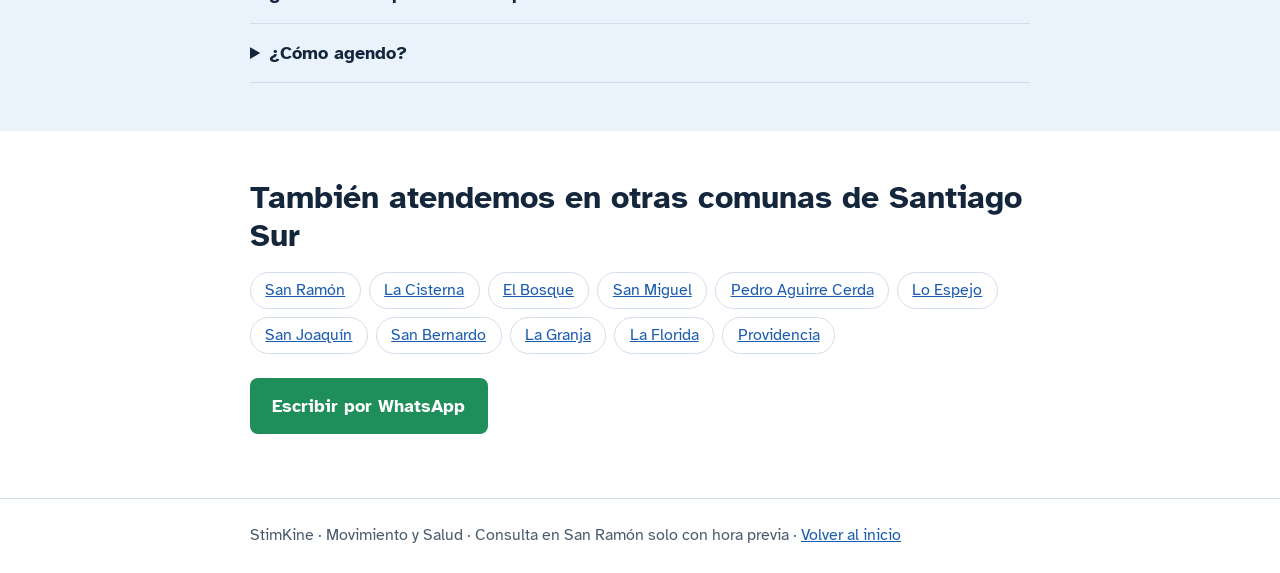
<file: kinesiologia-a-domicilio-nunoa.html>
<!DOCTYPE html>
<html lang="es-CL">
<head>
<meta charset="utf-8">
<meta name="viewport" content="width=device-width, initial-scale=1">
<title>Kinesiología a domicilio en Ñuñoa | Adultos mayores y postoperatoria | StimKine</title>
<meta name="description" content="Kinesiólogo a domicilio en Ñuñoa: evaluación, plan propio y ejercicios guiados para adultos mayores y rehabilitación postoperatoria. Sesión de una hora, $35.000. Agenda por WhatsApp.">
<meta name="robots" content="index, follow">
<meta name="theme-color" content="#2A7DE1">
<link rel="canonical" href="https://stimkine.github.io/kinesiologia-a-domicilio-nunoa.html">
<meta property="og:type" content="website">
<meta property="og:locale" content="es_CL">
<meta property="og:title" content="Kinesiología a domicilio en Ñuñoa | StimKine">
<meta property="og:description" content="Un kinesiólogo evalúa a tu familiar en su casa en Ñuñoa, arma un plan con lo que puede hacer y guía cada ejercicio.">
<meta property="og:url" content="https://stimkine.github.io/kinesiologia-a-domicilio-nunoa.html">
<link rel="preconnect" href="https://fonts.googleapis.com">
<link rel="preconnect" href="https://fonts.gstatic.com" crossorigin>
<link href="https://fonts.googleapis.com/css2?family=Atkinson+Hyperlegible:wght@400;700&display=swap" rel="stylesheet">
<script type="application/ld+json">
{
  "@context": "https://schema.org",
  "@type": "Physiotherapy",
  "name": "StimKine",
  "url": "https://stimkine.github.io/",
  "telephone": "+56989331095",
  "address": {"@type":"PostalAddress","streetAddress":"Nueva Fuenzalida Urrejola 1235","addressLocality":"San Ramón","addressCountry":"CL"},
  "areaServed": {"@type":"City","name":"Ñuñoa"},
  "description": "Kinesiología a domicilio en Ñuñoa para adultos mayores y rehabilitación postoperatoria."
}
</script>
<script type="application/ld+json">
{
  "@context": "https://schema.org",
  "@type": "FAQPage",
  "mainEntity": [
    {"@type":"Question","name":"¿Cuánto cuesta y cuánto dura la sesión?","acceptedAnswer":{"@type":"Answer","text":"La sesión a domicilio cuesta $35.000 y dura una hora."}},
    {"@type":"Question","name":"¿Necesito una orden médica para recibir atención kinesiológica?","acceptedAnswer":{"@type":"Answer","text":"La indicación médica debe cumplir con la normativa vigente para los tratamientos kinesiológicos. Si tienes dudas sobre tu caso o necesitas rehabilitación a domicilio, contáctanos y te orientaremos sobre los requisitos antes de agendar tu atención. Si deseas solicitar un reembolso a través de Fonasa o tu Isapre, consulta previamente las condiciones de cobertura y la documentación requerida."}},
    {"@type":"Question","name":"¿Atienden en Ñuñoa?","acceptedAnswer":{"@type":"Answer","text":"Sí, vamos a domicilio en la comuna de Ñuñoa. Escríbenos por WhatsApp con tu dirección y coordinamos."}},
    {"@type":"Question","name":"¿Qué incluye una atención?","acceptedAnswer":{"@type":"Answer","text":"Evaluación, plan de ejercicio propio, equipamiento clínico incluido sin costo adicional y registro de tu evolución en EvalKine con informes que tú y tu familia pueden revisar."}},
    {"@type":"Question","name":"¿Atienden después de una operación de cadera o rodilla?","acceptedAnswer":{"@type":"Answer","text":"Sí. La rehabilitación postoperatoria de rodilla, cadera y columna es uno de nuestros servicios a domicilio."}},
    {"@type":"Question","name":"¿Cómo agendo?","acceptedAnswer":{"@type":"Answer","text":"Escríbenos por WhatsApp al +56 9 8933 1095. Cotizar no tiene compromiso."}}
  ]
}
</script>
<style>
:root{--ink:#14263B;--muted:#4A5B6E;--blue:#2A7DE1;--blue-dark:#1B5CB0;--tint:#EAF2FC;--line:#D3DEEB;--bg:#fff;--wa:#1E8E5A}
@media(prefers-color-scheme:dark){:root{--ink:#E8EFF7;--muted:#A9B8C9;--blue:#6AA8F5;--blue-dark:#8DBDF8;--tint:#14263B;--line:#2B405A;--bg:#0D1826;--wa:#35B77E}}
*{box-sizing:border-box}
body{margin:0;font-family:"Atkinson Hyperlegible",system-ui,sans-serif;font-size:1.125rem;line-height:1.6;color:var(--ink);background:var(--bg)}
a{color:var(--blue-dark)}
:focus-visible{outline:3px solid var(--blue);outline-offset:3px;border-radius:4px}
.wrap{max-width:820px;margin:0 auto;padding:0 1.25rem}
section{padding:3rem 0}
h1,h2,h3{line-height:1.2;margin:0 0 .75rem}
h1{font-size:clamp(2rem,5vw,3rem)}
h2{font-size:clamp(1.5rem,3.2vw,2rem)}
h3{font-size:1.15rem}
p{margin:0 0 1rem;max-width:62ch}
.lead{font-size:1.25rem;color:var(--muted)}
.btn{display:inline-block;padding:.85rem 1.4rem;border-radius:8px;background:var(--wa);color:#fff;font-weight:700;text-decoration:none}
.btn:hover{filter:brightness(1.08)}
.band{background:var(--tint)}
header.top{border-bottom:1px solid var(--line)}
header.top .wrap{display:flex;justify-content:space-between;align-items:center;padding-top:.8rem;padding-bottom:.8rem;gap:1rem}
.brand{font-weight:700;color:var(--ink);text-decoration:none}
ul.check{padding-left:1.2rem}
ul.check li{margin-bottom:.4rem}
.tags{display:flex;flex-wrap:wrap;gap:.5rem;list-style:none;padding:0;margin:1rem 0 0}
.tags li{border:1px solid var(--line);border-radius:999px;padding:.3rem .9rem;font-size:1rem;background:var(--bg)}
details{border-top:1px solid var(--line);padding:.9rem 0}
details:last-of-type{border-bottom:1px solid var(--line)}
summary{font-weight:700;cursor:pointer}
details p{margin:.6rem 0 0}
footer{border-top:1px solid var(--line);padding:1.5rem 0;font-size:1rem;color:var(--muted)}
</style>
</head>
<body>

<header class="top">
  <div class="wrap">
    <a class="brand" href="index.html">StimKine</a>
    <a class="btn" href="https://wa.me/56989331095?text=Hola%20StimKine,%20quisiera%20una%20atenci%C3%B3n%20a%20domicilio%20en%20Ñuñoa.">Escribir por WhatsApp</a>
  </div>
</header>

<main>
<section>
  <div class="wrap">
    <h1>Kinesiología a domicilio en Ñuñoa</h1>
    <p class="lead">Un kinesiólogo evalúa a tu familiar en su casa, arma un plan con lo que puede hacer hoy y guía cada ejercicio. Tú ves cómo avanza.</p>
    <p>Atendemos adultos mayores y personas que se rehabilitan después de una operación. Todo parte de una evaluación: por eso no es una sesión general que se repite de paciente en paciente, sino un plan ajustado a las capacidades de cada persona.</p>
    <p><strong>Sesión a domicilio: $35.000.</strong> Dura una hora, e incluye el equipamiento clínico.</p>
    <p><a class="btn" href="https://wa.me/56989331095?text=Hola%20StimKine,%20quisiera%20una%20atenci%C3%B3n%20a%20domicilio%20en%20Ñuñoa.">Agendar evaluación en Ñuñoa</a></p>
  </div>
</section>

<section class="band">
  <div class="wrap">
    <h2>Qué atendemos en Ñuñoa</h2>
    <ul class="check">
      <li><strong>Adultos mayores:</strong> movilidad, equilibrio, prevención de caídas y rehabilitación tras caídas, fracturas o reposo prolongado.</li>
      <li><strong>Postoperatoria:</strong> rodilla, cadera y columna.</li>
      <li><strong>Cardiometabólica:</strong> diabetes, obesidad, hipertensión y post-infarto.</li>
      <li><strong>Musculoesquelética y deportiva:</strong> lesiones y readaptación funcional.</li>
    </ul>
  </div>
</section>

<section>
  <div class="wrap">
    <h2>Cómo es la atención</h2>
    <p>Cada sesión dura una hora. Evaluamos tu motivo de consulta y lo que puedes hacer hoy, armamos un plan propio, guiamos cada ejercicio en tu casa y registramos tu evolución en EvalKine, con informes que tú y tu familia pueden revisar. El equipamiento clínico va incluido, sin costo adicional.</p>
    <p>Kinesiólogo a cargo: Guillermo Díaz Viveros, Director Clínico de StimKine. Registro Superintendencia de Salud N° 942696.</p>
  </div>
</section>

<section class="band">
  <div class="wrap">
    <h2>Preguntas frecuentes</h2>
    <details><summary>¿Cuánto cuesta y cuánto dura la sesión?</summary><p>La sesión a domicilio cuesta $35.000 y dura una hora.</p></details>
    <details><summary>¿Necesito una orden médica para recibir atención kinesiológica?</summary><p>La indicación médica debe cumplir con la normativa vigente para los tratamientos kinesiológicos. Si tienes dudas sobre tu caso o necesitas rehabilitación a domicilio, contáctanos y te orientaremos sobre los requisitos antes de agendar tu atención.</p><p>Si deseas solicitar un reembolso a través de Fonasa o tu Isapre, consulta previamente las condiciones de cobertura y la documentación requerida.</p></details>
    <details><summary>¿Atienden en Ñuñoa?</summary><p>Sí, vamos a domicilio en la comuna de Ñuñoa. Escríbenos por WhatsApp con tu dirección y coordinamos.</p></details>
    <details><summary>¿Qué incluye una atención?</summary><p>Evaluación, plan de ejercicio propio, equipamiento clínico incluido sin costo adicional y registro de tu evolución en EvalKine con informes que tú y tu familia pueden revisar.</p></details>
    <details><summary>¿Atienden después de una operación de cadera o rodilla?</summary><p>Sí. La rehabilitación postoperatoria de rodilla, cadera y columna es uno de nuestros servicios a domicilio.</p></details>
    <details><summary>¿Cómo agendo?</summary><p>Escríbenos por WhatsApp al <a href="https://wa.me/56989331095">+56 9 8933 1095</a>. Cotizar no tiene compromiso.</p></details>
  </div>
</section>

<section>
  <div class="wrap">
    <h2>También atendemos en otras comunas de Santiago Sur</h2>
    <ul class="tags"><li><a href="kinesiologia-a-domicilio-san-ramon.html">San Ramón</a></li><li><a href="kinesiologia-a-domicilio-la-cisterna.html">La Cisterna</a></li><li><a href="kinesiologia-a-domicilio-el-bosque.html">El Bosque</a></li><li><a href="kinesiologia-a-domicilio-san-miguel.html">San Miguel</a></li><li><a href="kinesiologia-a-domicilio-pedro-aguirre-cerda.html">Pedro Aguirre Cerda</a></li><li><a href="kinesiologia-a-domicilio-lo-espejo.html">Lo Espejo</a></li><li><a href="kinesiologia-a-domicilio-san-joaquin.html">San Joaquín</a></li><li><a href="kinesiologia-a-domicilio-san-bernardo.html">San Bernardo</a></li><li><a href="kinesiologia-a-domicilio-la-granja.html">La Granja</a></li><li><a href="kinesiologia-a-domicilio-la-florida.html">La Florida</a></li><li><a href="kinesiologia-a-domicilio-providencia.html">Providencia</a></li></ul>
    <p style="margin-top:1.5rem"><a class="btn" href="https://wa.me/56989331095?text=Hola%20StimKine,%20quisiera%20una%20atenci%C3%B3n%20a%20domicilio%20en%20Ñuñoa.">Escribir por WhatsApp</a></p>
  </div>
</section>
</main>

<footer>
  <div class="wrap">StimKine · Movimiento y Salud · Consulta en San Ramón solo con hora previa · <a href="index.html">Volver al inicio</a></div>
</footer>

</body>
</html>
</file>
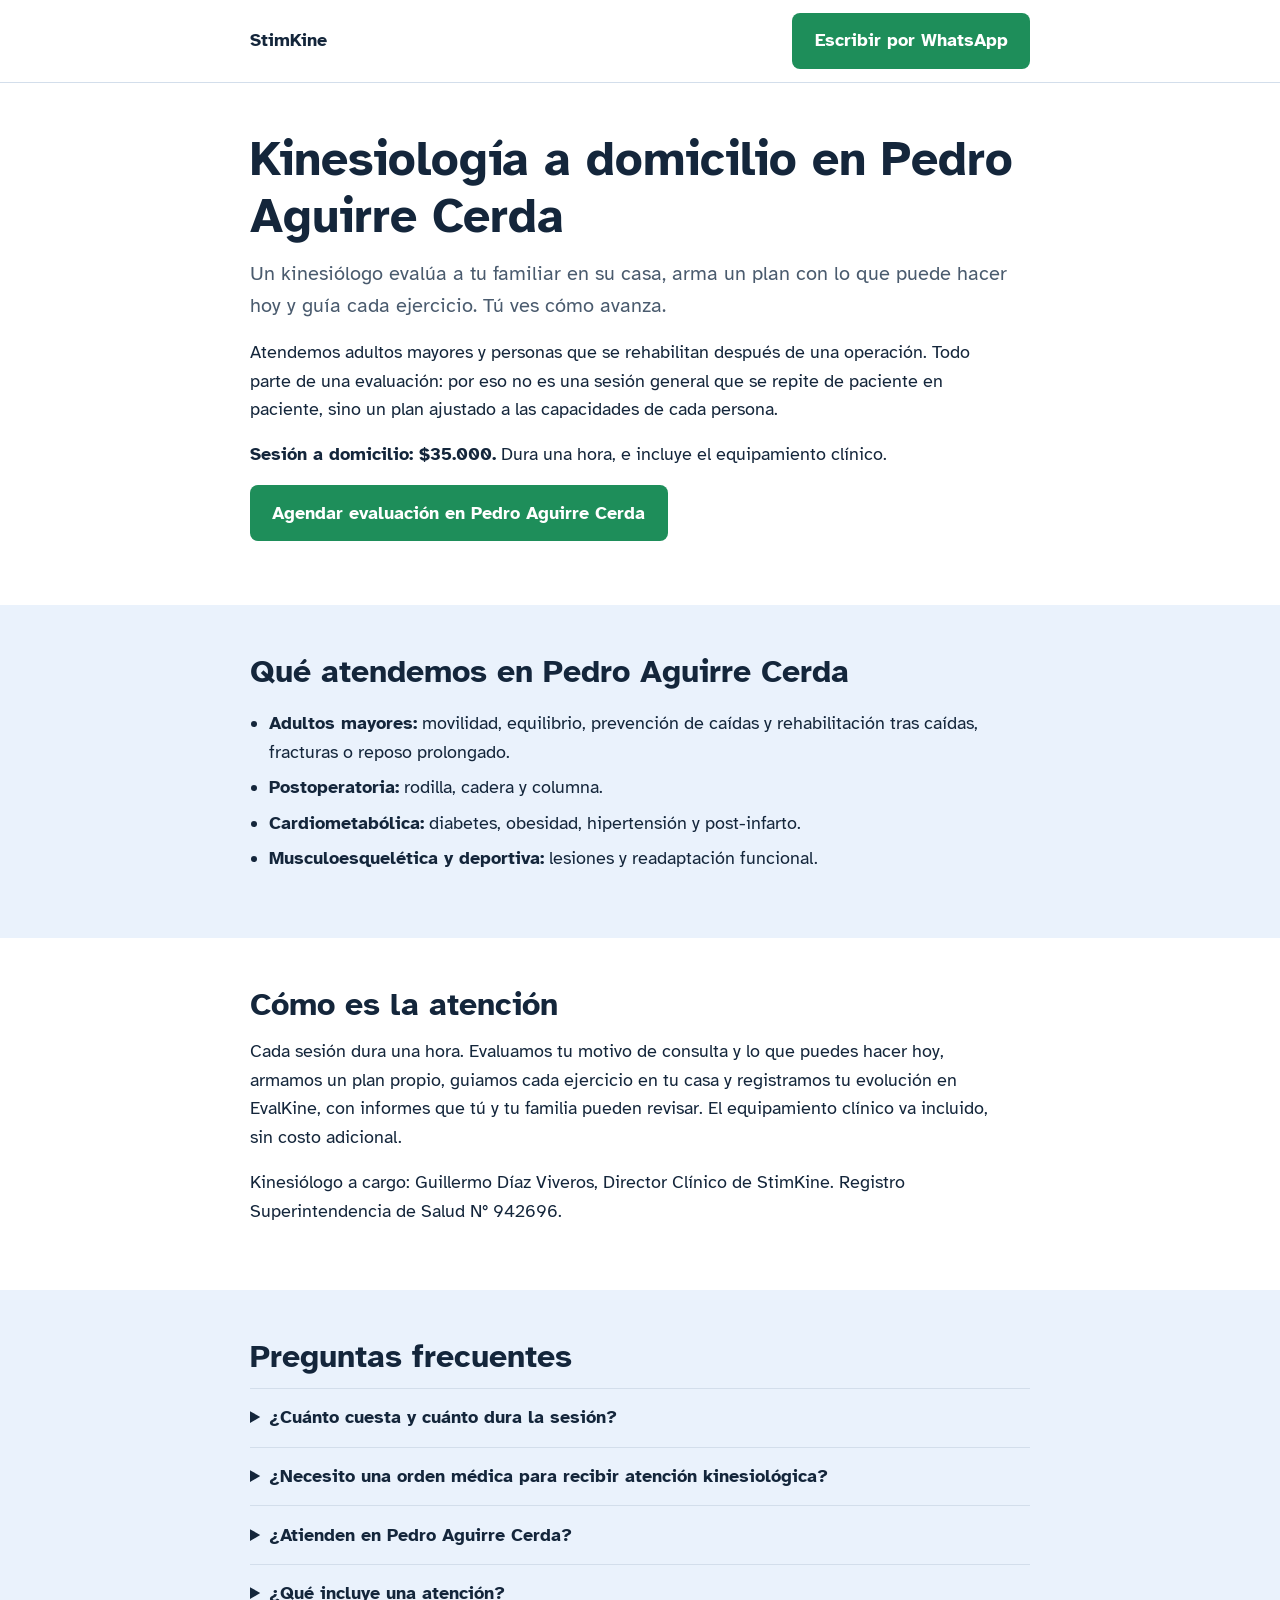
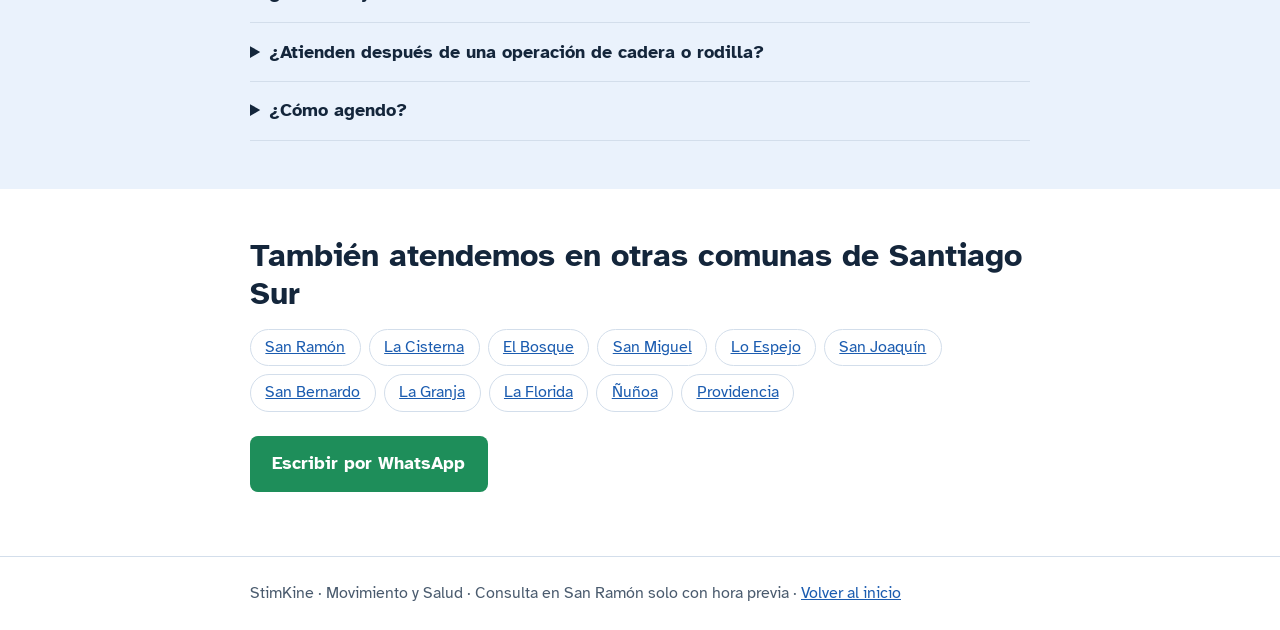
<file: kinesiologia-a-domicilio-pedro-aguirre-cerda.html>
<!DOCTYPE html>
<html lang="es-CL">
<head>
<meta charset="utf-8">
<meta name="viewport" content="width=device-width, initial-scale=1">
<title>Kinesiología a domicilio en Pedro Aguirre Cerda | Adultos mayores y postoperatoria | StimKine</title>
<meta name="description" content="Kinesiólogo a domicilio en Pedro Aguirre Cerda: evaluación, plan propio y ejercicios guiados para adultos mayores y rehabilitación postoperatoria. Sesión de una hora, $35.000. Agenda por WhatsApp.">
<meta name="robots" content="index, follow">
<meta name="theme-color" content="#2A7DE1">
<link rel="canonical" href="https://stimkine.github.io/kinesiologia-a-domicilio-pedro-aguirre-cerda.html">
<meta property="og:type" content="website">
<meta property="og:locale" content="es_CL">
<meta property="og:title" content="Kinesiología a domicilio en Pedro Aguirre Cerda | StimKine">
<meta property="og:description" content="Un kinesiólogo evalúa a tu familiar en su casa en Pedro Aguirre Cerda, arma un plan con lo que puede hacer y guía cada ejercicio.">
<meta property="og:url" content="https://stimkine.github.io/kinesiologia-a-domicilio-pedro-aguirre-cerda.html">
<link rel="preconnect" href="https://fonts.googleapis.com">
<link rel="preconnect" href="https://fonts.gstatic.com" crossorigin>
<link href="https://fonts.googleapis.com/css2?family=Atkinson+Hyperlegible:wght@400;700&display=swap" rel="stylesheet">
<script type="application/ld+json">
{
  "@context": "https://schema.org",
  "@type": "Physiotherapy",
  "name": "StimKine",
  "url": "https://stimkine.github.io/",
  "telephone": "+56989331095",
  "address": {"@type":"PostalAddress","streetAddress":"Nueva Fuenzalida Urrejola 1235","addressLocality":"San Ramón","addressCountry":"CL"},
  "areaServed": {"@type":"City","name":"Pedro Aguirre Cerda"},
  "description": "Kinesiología a domicilio en Pedro Aguirre Cerda para adultos mayores y rehabilitación postoperatoria."
}
</script>
<script type="application/ld+json">
{
  "@context": "https://schema.org",
  "@type": "FAQPage",
  "mainEntity": [
    {"@type":"Question","name":"¿Cuánto cuesta y cuánto dura la sesión?","acceptedAnswer":{"@type":"Answer","text":"La sesión a domicilio cuesta $35.000 y dura una hora."}},
    {"@type":"Question","name":"¿Necesito una orden médica para recibir atención kinesiológica?","acceptedAnswer":{"@type":"Answer","text":"La indicación médica debe cumplir con la normativa vigente para los tratamientos kinesiológicos. Si tienes dudas sobre tu caso o necesitas rehabilitación a domicilio, contáctanos y te orientaremos sobre los requisitos antes de agendar tu atención. Si deseas solicitar un reembolso a través de Fonasa o tu Isapre, consulta previamente las condiciones de cobertura y la documentación requerida."}},
    {"@type":"Question","name":"¿Atienden en Pedro Aguirre Cerda?","acceptedAnswer":{"@type":"Answer","text":"Sí, vamos a domicilio en la comuna de Pedro Aguirre Cerda. Escríbenos por WhatsApp con tu dirección y coordinamos."}},
    {"@type":"Question","name":"¿Qué incluye una atención?","acceptedAnswer":{"@type":"Answer","text":"Evaluación, plan de ejercicio propio, equipamiento clínico incluido sin costo adicional y registro de tu evolución en EvalKine con informes que tú y tu familia pueden revisar."}},
    {"@type":"Question","name":"¿Atienden después de una operación de cadera o rodilla?","acceptedAnswer":{"@type":"Answer","text":"Sí. La rehabilitación postoperatoria de rodilla, cadera y columna es uno de nuestros servicios a domicilio."}},
    {"@type":"Question","name":"¿Cómo agendo?","acceptedAnswer":{"@type":"Answer","text":"Escríbenos por WhatsApp al +56 9 8933 1095. Cotizar no tiene compromiso."}}
  ]
}
</script>
<style>
:root{--ink:#14263B;--muted:#4A5B6E;--blue:#2A7DE1;--blue-dark:#1B5CB0;--tint:#EAF2FC;--line:#D3DEEB;--bg:#fff;--wa:#1E8E5A}
@media(prefers-color-scheme:dark){:root{--ink:#E8EFF7;--muted:#A9B8C9;--blue:#6AA8F5;--blue-dark:#8DBDF8;--tint:#14263B;--line:#2B405A;--bg:#0D1826;--wa:#35B77E}}
*{box-sizing:border-box}
body{margin:0;font-family:"Atkinson Hyperlegible",system-ui,sans-serif;font-size:1.125rem;line-height:1.6;color:var(--ink);background:var(--bg)}
a{color:var(--blue-dark)}
:focus-visible{outline:3px solid var(--blue);outline-offset:3px;border-radius:4px}
.wrap{max-width:820px;margin:0 auto;padding:0 1.25rem}
section{padding:3rem 0}
h1,h2,h3{line-height:1.2;margin:0 0 .75rem}
h1{font-size:clamp(2rem,5vw,3rem)}
h2{font-size:clamp(1.5rem,3.2vw,2rem)}
h3{font-size:1.15rem}
p{margin:0 0 1rem;max-width:62ch}
.lead{font-size:1.25rem;color:var(--muted)}
.btn{display:inline-block;padding:.85rem 1.4rem;border-radius:8px;background:var(--wa);color:#fff;font-weight:700;text-decoration:none}
.btn:hover{filter:brightness(1.08)}
.band{background:var(--tint)}
header.top{border-bottom:1px solid var(--line)}
header.top .wrap{display:flex;justify-content:space-between;align-items:center;padding-top:.8rem;padding-bottom:.8rem;gap:1rem}
.brand{font-weight:700;color:var(--ink);text-decoration:none}
ul.check{padding-left:1.2rem}
ul.check li{margin-bottom:.4rem}
.tags{display:flex;flex-wrap:wrap;gap:.5rem;list-style:none;padding:0;margin:1rem 0 0}
.tags li{border:1px solid var(--line);border-radius:999px;padding:.3rem .9rem;font-size:1rem;background:var(--bg)}
details{border-top:1px solid var(--line);padding:.9rem 0}
details:last-of-type{border-bottom:1px solid var(--line)}
summary{font-weight:700;cursor:pointer}
details p{margin:.6rem 0 0}
footer{border-top:1px solid var(--line);padding:1.5rem 0;font-size:1rem;color:var(--muted)}
</style>
</head>
<body>

<header class="top">
  <div class="wrap">
    <a class="brand" href="index.html">StimKine</a>
    <a class="btn" href="https://wa.me/56989331095?text=Hola%20StimKine,%20quisiera%20una%20atenci%C3%B3n%20a%20domicilio%20en%20Pedro%20Aguirre%20Cerda.">Escribir por WhatsApp</a>
  </div>
</header>

<main>
<section>
  <div class="wrap">
    <h1>Kinesiología a domicilio en Pedro Aguirre Cerda</h1>
    <p class="lead">Un kinesiólogo evalúa a tu familiar en su casa, arma un plan con lo que puede hacer hoy y guía cada ejercicio. Tú ves cómo avanza.</p>
    <p>Atendemos adultos mayores y personas que se rehabilitan después de una operación. Todo parte de una evaluación: por eso no es una sesión general que se repite de paciente en paciente, sino un plan ajustado a las capacidades de cada persona.</p>
    <p><strong>Sesión a domicilio: $35.000.</strong> Dura una hora, e incluye el equipamiento clínico.</p>
    <p><a class="btn" href="https://wa.me/56989331095?text=Hola%20StimKine,%20quisiera%20una%20atenci%C3%B3n%20a%20domicilio%20en%20Pedro%20Aguirre%20Cerda.">Agendar evaluación en Pedro Aguirre Cerda</a></p>
  </div>
</section>

<section class="band">
  <div class="wrap">
    <h2>Qué atendemos en Pedro Aguirre Cerda</h2>
    <ul class="check">
      <li><strong>Adultos mayores:</strong> movilidad, equilibrio, prevención de caídas y rehabilitación tras caídas, fracturas o reposo prolongado.</li>
      <li><strong>Postoperatoria:</strong> rodilla, cadera y columna.</li>
      <li><strong>Cardiometabólica:</strong> diabetes, obesidad, hipertensión y post-infarto.</li>
      <li><strong>Musculoesquelética y deportiva:</strong> lesiones y readaptación funcional.</li>
    </ul>
  </div>
</section>

<section>
  <div class="wrap">
    <h2>Cómo es la atención</h2>
    <p>Cada sesión dura una hora. Evaluamos tu motivo de consulta y lo que puedes hacer hoy, armamos un plan propio, guiamos cada ejercicio en tu casa y registramos tu evolución en EvalKine, con informes que tú y tu familia pueden revisar. El equipamiento clínico va incluido, sin costo adicional.</p>
    <p>Kinesiólogo a cargo: Guillermo Díaz Viveros, Director Clínico de StimKine. Registro Superintendencia de Salud N° 942696.</p>
  </div>
</section>

<section class="band">
  <div class="wrap">
    <h2>Preguntas frecuentes</h2>
    <details><summary>¿Cuánto cuesta y cuánto dura la sesión?</summary><p>La sesión a domicilio cuesta $35.000 y dura una hora.</p></details>
    <details><summary>¿Necesito una orden médica para recibir atención kinesiológica?</summary><p>La indicación médica debe cumplir con la normativa vigente para los tratamientos kinesiológicos. Si tienes dudas sobre tu caso o necesitas rehabilitación a domicilio, contáctanos y te orientaremos sobre los requisitos antes de agendar tu atención.</p><p>Si deseas solicitar un reembolso a través de Fonasa o tu Isapre, consulta previamente las condiciones de cobertura y la documentación requerida.</p></details>
    <details><summary>¿Atienden en Pedro Aguirre Cerda?</summary><p>Sí, vamos a domicilio en la comuna de Pedro Aguirre Cerda. Escríbenos por WhatsApp con tu dirección y coordinamos.</p></details>
    <details><summary>¿Qué incluye una atención?</summary><p>Evaluación, plan de ejercicio propio, equipamiento clínico incluido sin costo adicional y registro de tu evolución en EvalKine con informes que tú y tu familia pueden revisar.</p></details>
    <details><summary>¿Atienden después de una operación de cadera o rodilla?</summary><p>Sí. La rehabilitación postoperatoria de rodilla, cadera y columna es uno de nuestros servicios a domicilio.</p></details>
    <details><summary>¿Cómo agendo?</summary><p>Escríbenos por WhatsApp al <a href="https://wa.me/56989331095">+56 9 8933 1095</a>. Cotizar no tiene compromiso.</p></details>
  </div>
</section>

<section>
  <div class="wrap">
    <h2>También atendemos en otras comunas de Santiago Sur</h2>
    <ul class="tags"><li><a href="kinesiologia-a-domicilio-san-ramon.html">San Ramón</a></li><li><a href="kinesiologia-a-domicilio-la-cisterna.html">La Cisterna</a></li><li><a href="kinesiologia-a-domicilio-el-bosque.html">El Bosque</a></li><li><a href="kinesiologia-a-domicilio-san-miguel.html">San Miguel</a></li><li><a href="kinesiologia-a-domicilio-lo-espejo.html">Lo Espejo</a></li><li><a href="kinesiologia-a-domicilio-san-joaquin.html">San Joaquín</a></li><li><a href="kinesiologia-a-domicilio-san-bernardo.html">San Bernardo</a></li><li><a href="kinesiologia-a-domicilio-la-granja.html">La Granja</a></li><li><a href="kinesiologia-a-domicilio-la-florida.html">La Florida</a></li><li><a href="kinesiologia-a-domicilio-nunoa.html">Ñuñoa</a></li><li><a href="kinesiologia-a-domicilio-providencia.html">Providencia</a></li></ul>
    <p style="margin-top:1.5rem"><a class="btn" href="https://wa.me/56989331095?text=Hola%20StimKine,%20quisiera%20una%20atenci%C3%B3n%20a%20domicilio%20en%20Pedro%20Aguirre%20Cerda.">Escribir por WhatsApp</a></p>
  </div>
</section>
</main>

<footer>
  <div class="wrap">StimKine · Movimiento y Salud · Consulta en San Ramón solo con hora previa · <a href="index.html">Volver al inicio</a></div>
</footer>

</body>
</html>
</file>
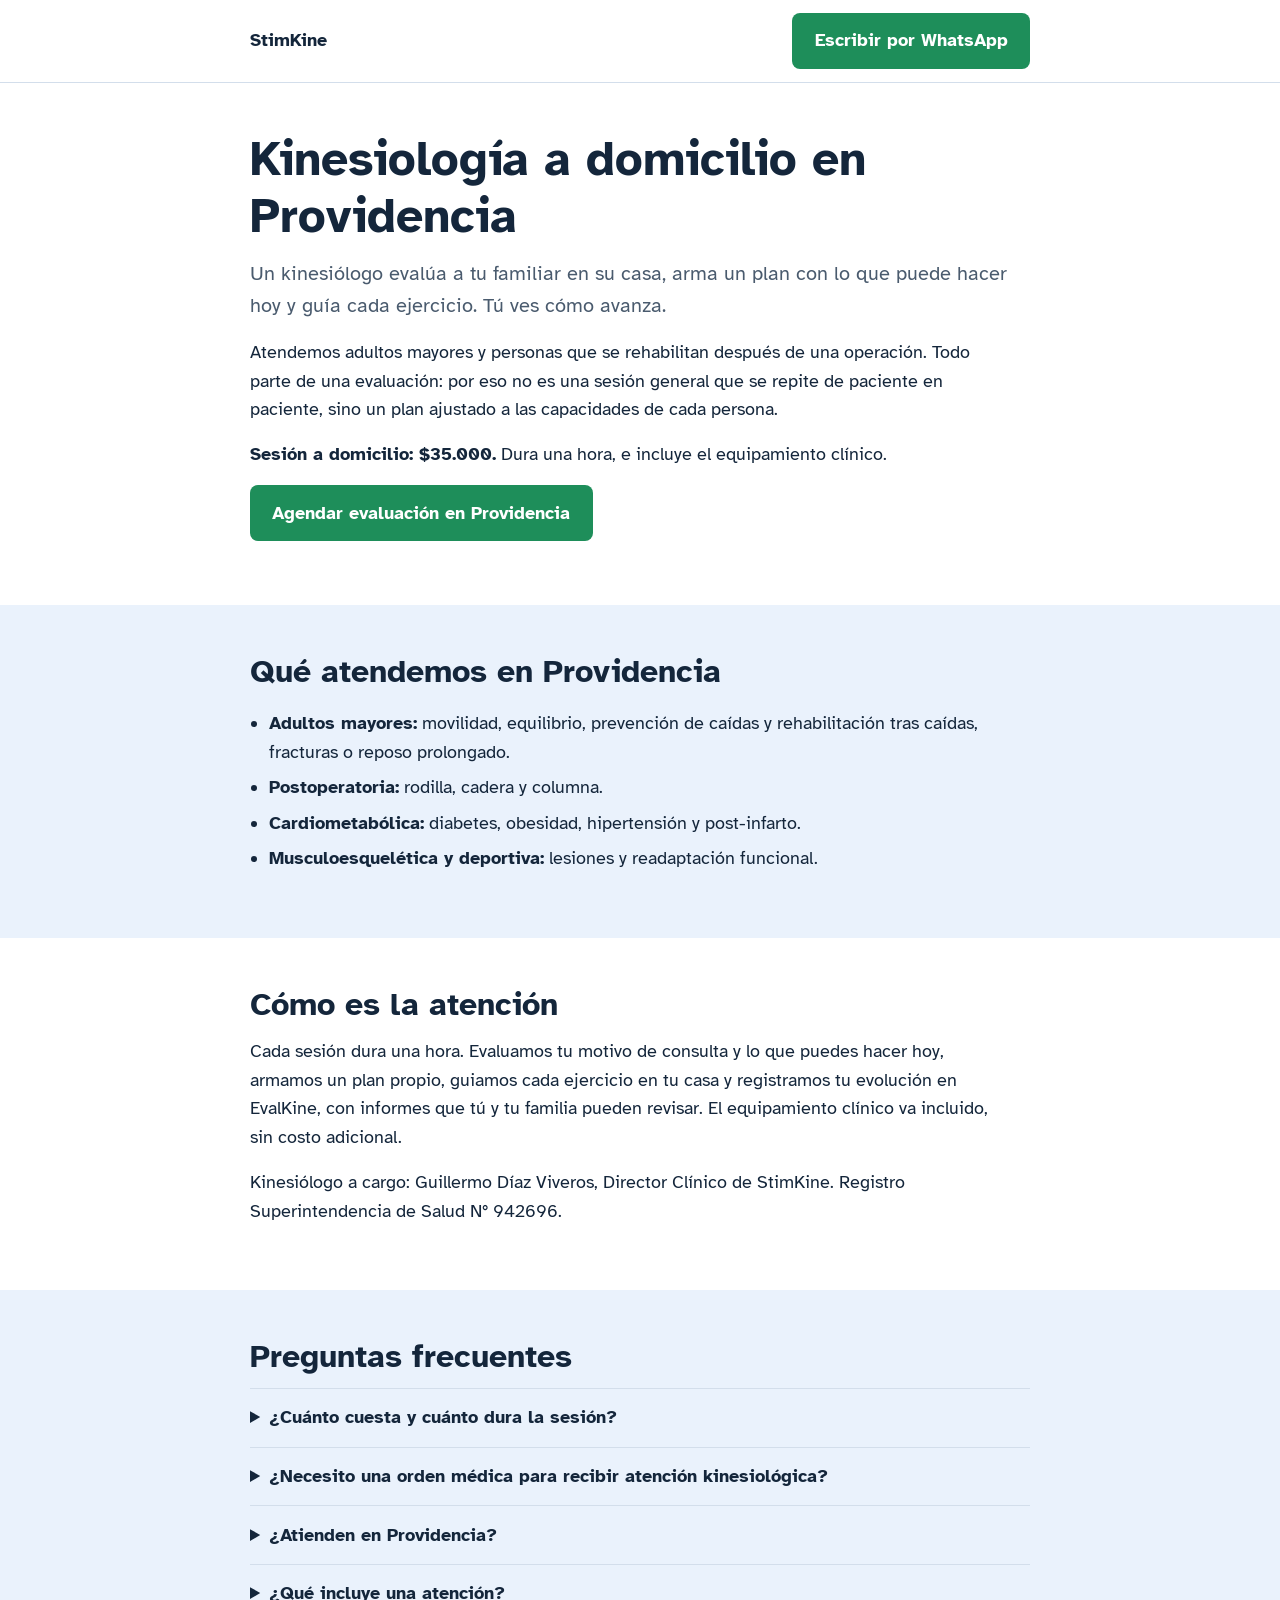
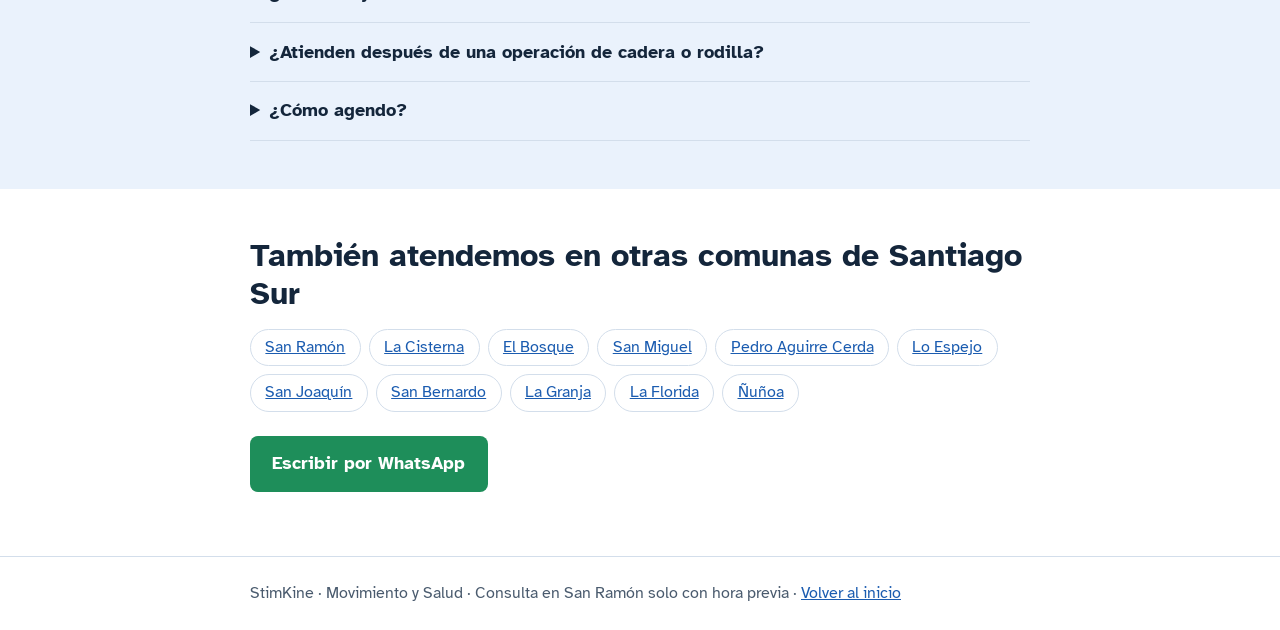
<file: kinesiologia-a-domicilio-providencia.html>
<!DOCTYPE html>
<html lang="es-CL">
<head>
<meta charset="utf-8">
<meta name="viewport" content="width=device-width, initial-scale=1">
<title>Kinesiología a domicilio en Providencia | Adultos mayores y postoperatoria | StimKine</title>
<meta name="description" content="Kinesiólogo a domicilio en Providencia: evaluación, plan propio y ejercicios guiados para adultos mayores y rehabilitación postoperatoria. Sesión de una hora, $35.000. Agenda por WhatsApp.">
<meta name="robots" content="index, follow">
<meta name="theme-color" content="#2A7DE1">
<link rel="canonical" href="https://stimkine.github.io/kinesiologia-a-domicilio-providencia.html">
<meta property="og:type" content="website">
<meta property="og:locale" content="es_CL">
<meta property="og:title" content="Kinesiología a domicilio en Providencia | StimKine">
<meta property="og:description" content="Un kinesiólogo evalúa a tu familiar en su casa en Providencia, arma un plan con lo que puede hacer y guía cada ejercicio.">
<meta property="og:url" content="https://stimkine.github.io/kinesiologia-a-domicilio-providencia.html">
<link rel="preconnect" href="https://fonts.googleapis.com">
<link rel="preconnect" href="https://fonts.gstatic.com" crossorigin>
<link href="https://fonts.googleapis.com/css2?family=Atkinson+Hyperlegible:wght@400;700&display=swap" rel="stylesheet">
<script type="application/ld+json">
{
  "@context": "https://schema.org",
  "@type": "Physiotherapy",
  "name": "StimKine",
  "url": "https://stimkine.github.io/",
  "telephone": "+56989331095",
  "address": {"@type":"PostalAddress","streetAddress":"Nueva Fuenzalida Urrejola 1235","addressLocality":"San Ramón","addressCountry":"CL"},
  "areaServed": {"@type":"City","name":"Providencia"},
  "description": "Kinesiología a domicilio en Providencia para adultos mayores y rehabilitación postoperatoria."
}
</script>
<script type="application/ld+json">
{
  "@context": "https://schema.org",
  "@type": "FAQPage",
  "mainEntity": [
    {"@type":"Question","name":"¿Cuánto cuesta y cuánto dura la sesión?","acceptedAnswer":{"@type":"Answer","text":"La sesión a domicilio cuesta $35.000 y dura una hora."}},
    {"@type":"Question","name":"¿Necesito una orden médica para recibir atención kinesiológica?","acceptedAnswer":{"@type":"Answer","text":"La indicación médica debe cumplir con la normativa vigente para los tratamientos kinesiológicos. Si tienes dudas sobre tu caso o necesitas rehabilitación a domicilio, contáctanos y te orientaremos sobre los requisitos antes de agendar tu atención. Si deseas solicitar un reembolso a través de Fonasa o tu Isapre, consulta previamente las condiciones de cobertura y la documentación requerida."}},
    {"@type":"Question","name":"¿Atienden en Providencia?","acceptedAnswer":{"@type":"Answer","text":"Sí, vamos a domicilio en la comuna de Providencia. Escríbenos por WhatsApp con tu dirección y coordinamos."}},
    {"@type":"Question","name":"¿Qué incluye una atención?","acceptedAnswer":{"@type":"Answer","text":"Evaluación, plan de ejercicio propio, equipamiento clínico incluido sin costo adicional y registro de tu evolución en EvalKine con informes que tú y tu familia pueden revisar."}},
    {"@type":"Question","name":"¿Atienden después de una operación de cadera o rodilla?","acceptedAnswer":{"@type":"Answer","text":"Sí. La rehabilitación postoperatoria de rodilla, cadera y columna es uno de nuestros servicios a domicilio."}},
    {"@type":"Question","name":"¿Cómo agendo?","acceptedAnswer":{"@type":"Answer","text":"Escríbenos por WhatsApp al +56 9 8933 1095. Cotizar no tiene compromiso."}}
  ]
}
</script>
<style>
:root{--ink:#14263B;--muted:#4A5B6E;--blue:#2A7DE1;--blue-dark:#1B5CB0;--tint:#EAF2FC;--line:#D3DEEB;--bg:#fff;--wa:#1E8E5A}
@media(prefers-color-scheme:dark){:root{--ink:#E8EFF7;--muted:#A9B8C9;--blue:#6AA8F5;--blue-dark:#8DBDF8;--tint:#14263B;--line:#2B405A;--bg:#0D1826;--wa:#35B77E}}
*{box-sizing:border-box}
body{margin:0;font-family:"Atkinson Hyperlegible",system-ui,sans-serif;font-size:1.125rem;line-height:1.6;color:var(--ink);background:var(--bg)}
a{color:var(--blue-dark)}
:focus-visible{outline:3px solid var(--blue);outline-offset:3px;border-radius:4px}
.wrap{max-width:820px;margin:0 auto;padding:0 1.25rem}
section{padding:3rem 0}
h1,h2,h3{line-height:1.2;margin:0 0 .75rem}
h1{font-size:clamp(2rem,5vw,3rem)}
h2{font-size:clamp(1.5rem,3.2vw,2rem)}
h3{font-size:1.15rem}
p{margin:0 0 1rem;max-width:62ch}
.lead{font-size:1.25rem;color:var(--muted)}
.btn{display:inline-block;padding:.85rem 1.4rem;border-radius:8px;background:var(--wa);color:#fff;font-weight:700;text-decoration:none}
.btn:hover{filter:brightness(1.08)}
.band{background:var(--tint)}
header.top{border-bottom:1px solid var(--line)}
header.top .wrap{display:flex;justify-content:space-between;align-items:center;padding-top:.8rem;padding-bottom:.8rem;gap:1rem}
.brand{font-weight:700;color:var(--ink);text-decoration:none}
ul.check{padding-left:1.2rem}
ul.check li{margin-bottom:.4rem}
.tags{display:flex;flex-wrap:wrap;gap:.5rem;list-style:none;padding:0;margin:1rem 0 0}
.tags li{border:1px solid var(--line);border-radius:999px;padding:.3rem .9rem;font-size:1rem;background:var(--bg)}
details{border-top:1px solid var(--line);padding:.9rem 0}
details:last-of-type{border-bottom:1px solid var(--line)}
summary{font-weight:700;cursor:pointer}
details p{margin:.6rem 0 0}
footer{border-top:1px solid var(--line);padding:1.5rem 0;font-size:1rem;color:var(--muted)}
</style>
</head>
<body>

<header class="top">
  <div class="wrap">
    <a class="brand" href="index.html">StimKine</a>
    <a class="btn" href="https://wa.me/56989331095?text=Hola%20StimKine,%20quisiera%20una%20atenci%C3%B3n%20a%20domicilio%20en%20Providencia.">Escribir por WhatsApp</a>
  </div>
</header>

<main>
<section>
  <div class="wrap">
    <h1>Kinesiología a domicilio en Providencia</h1>
    <p class="lead">Un kinesiólogo evalúa a tu familiar en su casa, arma un plan con lo que puede hacer hoy y guía cada ejercicio. Tú ves cómo avanza.</p>
    <p>Atendemos adultos mayores y personas que se rehabilitan después de una operación. Todo parte de una evaluación: por eso no es una sesión general que se repite de paciente en paciente, sino un plan ajustado a las capacidades de cada persona.</p>
    <p><strong>Sesión a domicilio: $35.000.</strong> Dura una hora, e incluye el equipamiento clínico.</p>
    <p><a class="btn" href="https://wa.me/56989331095?text=Hola%20StimKine,%20quisiera%20una%20atenci%C3%B3n%20a%20domicilio%20en%20Providencia.">Agendar evaluación en Providencia</a></p>
  </div>
</section>

<section class="band">
  <div class="wrap">
    <h2>Qué atendemos en Providencia</h2>
    <ul class="check">
      <li><strong>Adultos mayores:</strong> movilidad, equilibrio, prevención de caídas y rehabilitación tras caídas, fracturas o reposo prolongado.</li>
      <li><strong>Postoperatoria:</strong> rodilla, cadera y columna.</li>
      <li><strong>Cardiometabólica:</strong> diabetes, obesidad, hipertensión y post-infarto.</li>
      <li><strong>Musculoesquelética y deportiva:</strong> lesiones y readaptación funcional.</li>
    </ul>
  </div>
</section>

<section>
  <div class="wrap">
    <h2>Cómo es la atención</h2>
    <p>Cada sesión dura una hora. Evaluamos tu motivo de consulta y lo que puedes hacer hoy, armamos un plan propio, guiamos cada ejercicio en tu casa y registramos tu evolución en EvalKine, con informes que tú y tu familia pueden revisar. El equipamiento clínico va incluido, sin costo adicional.</p>
    <p>Kinesiólogo a cargo: Guillermo Díaz Viveros, Director Clínico de StimKine. Registro Superintendencia de Salud N° 942696.</p>
  </div>
</section>

<section class="band">
  <div class="wrap">
    <h2>Preguntas frecuentes</h2>
    <details><summary>¿Cuánto cuesta y cuánto dura la sesión?</summary><p>La sesión a domicilio cuesta $35.000 y dura una hora.</p></details>
    <details><summary>¿Necesito una orden médica para recibir atención kinesiológica?</summary><p>La indicación médica debe cumplir con la normativa vigente para los tratamientos kinesiológicos. Si tienes dudas sobre tu caso o necesitas rehabilitación a domicilio, contáctanos y te orientaremos sobre los requisitos antes de agendar tu atención.</p><p>Si deseas solicitar un reembolso a través de Fonasa o tu Isapre, consulta previamente las condiciones de cobertura y la documentación requerida.</p></details>
    <details><summary>¿Atienden en Providencia?</summary><p>Sí, vamos a domicilio en la comuna de Providencia. Escríbenos por WhatsApp con tu dirección y coordinamos.</p></details>
    <details><summary>¿Qué incluye una atención?</summary><p>Evaluación, plan de ejercicio propio, equipamiento clínico incluido sin costo adicional y registro de tu evolución en EvalKine con informes que tú y tu familia pueden revisar.</p></details>
    <details><summary>¿Atienden después de una operación de cadera o rodilla?</summary><p>Sí. La rehabilitación postoperatoria de rodilla, cadera y columna es uno de nuestros servicios a domicilio.</p></details>
    <details><summary>¿Cómo agendo?</summary><p>Escríbenos por WhatsApp al <a href="https://wa.me/56989331095">+56 9 8933 1095</a>. Cotizar no tiene compromiso.</p></details>
  </div>
</section>

<section>
  <div class="wrap">
    <h2>También atendemos en otras comunas de Santiago Sur</h2>
    <ul class="tags"><li><a href="kinesiologia-a-domicilio-san-ramon.html">San Ramón</a></li><li><a href="kinesiologia-a-domicilio-la-cisterna.html">La Cisterna</a></li><li><a href="kinesiologia-a-domicilio-el-bosque.html">El Bosque</a></li><li><a href="kinesiologia-a-domicilio-san-miguel.html">San Miguel</a></li><li><a href="kinesiologia-a-domicilio-pedro-aguirre-cerda.html">Pedro Aguirre Cerda</a></li><li><a href="kinesiologia-a-domicilio-lo-espejo.html">Lo Espejo</a></li><li><a href="kinesiologia-a-domicilio-san-joaquin.html">San Joaquín</a></li><li><a href="kinesiologia-a-domicilio-san-bernardo.html">San Bernardo</a></li><li><a href="kinesiologia-a-domicilio-la-granja.html">La Granja</a></li><li><a href="kinesiologia-a-domicilio-la-florida.html">La Florida</a></li><li><a href="kinesiologia-a-domicilio-nunoa.html">Ñuñoa</a></li></ul>
    <p style="margin-top:1.5rem"><a class="btn" href="https://wa.me/56989331095?text=Hola%20StimKine,%20quisiera%20una%20atenci%C3%B3n%20a%20domicilio%20en%20Providencia.">Escribir por WhatsApp</a></p>
  </div>
</section>
</main>

<footer>
  <div class="wrap">StimKine · Movimiento y Salud · Consulta en San Ramón solo con hora previa · <a href="index.html">Volver al inicio</a></div>
</footer>

</body>
</html>
</file>
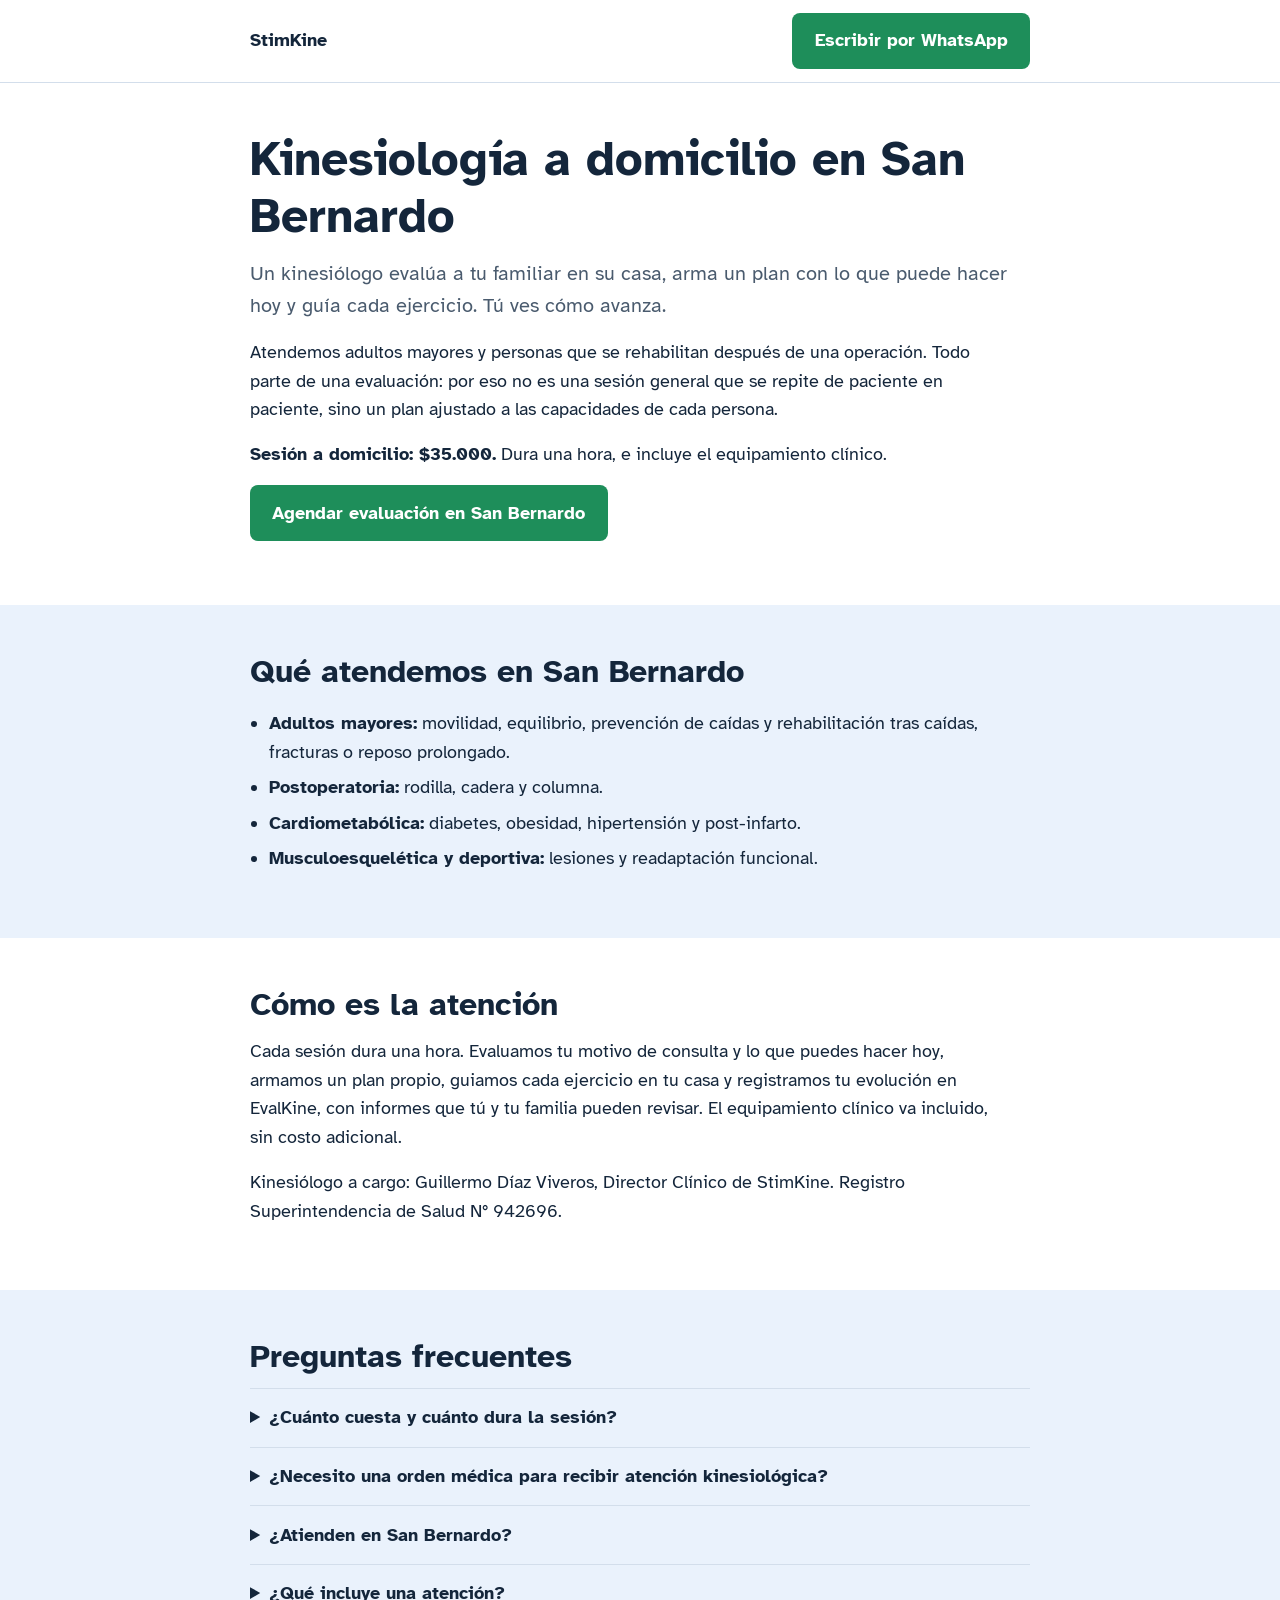
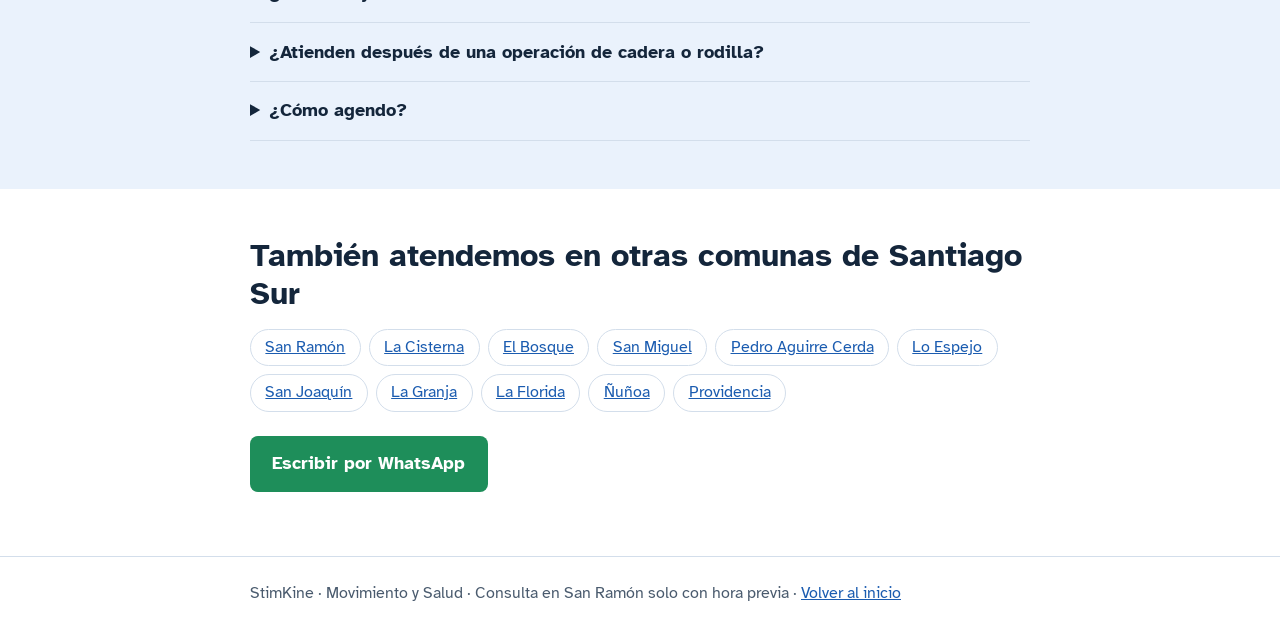
<file: kinesiologia-a-domicilio-san-bernardo.html>
<!DOCTYPE html>
<html lang="es-CL">
<head>
<meta charset="utf-8">
<meta name="viewport" content="width=device-width, initial-scale=1">
<title>Kinesiología a domicilio en San Bernardo | Adultos mayores y postoperatoria | StimKine</title>
<meta name="description" content="Kinesiólogo a domicilio en San Bernardo: evaluación, plan propio y ejercicios guiados para adultos mayores y rehabilitación postoperatoria. Sesión de una hora, $35.000. Agenda por WhatsApp.">
<meta name="robots" content="index, follow">
<meta name="theme-color" content="#2A7DE1">
<link rel="canonical" href="https://stimkine.github.io/kinesiologia-a-domicilio-san-bernardo.html">
<meta property="og:type" content="website">
<meta property="og:locale" content="es_CL">
<meta property="og:title" content="Kinesiología a domicilio en San Bernardo | StimKine">
<meta property="og:description" content="Un kinesiólogo evalúa a tu familiar en su casa en San Bernardo, arma un plan con lo que puede hacer y guía cada ejercicio.">
<meta property="og:url" content="https://stimkine.github.io/kinesiologia-a-domicilio-san-bernardo.html">
<link rel="preconnect" href="https://fonts.googleapis.com">
<link rel="preconnect" href="https://fonts.gstatic.com" crossorigin>
<link href="https://fonts.googleapis.com/css2?family=Atkinson+Hyperlegible:wght@400;700&display=swap" rel="stylesheet">
<script type="application/ld+json">
{
  "@context": "https://schema.org",
  "@type": "Physiotherapy",
  "name": "StimKine",
  "url": "https://stimkine.github.io/",
  "telephone": "+56989331095",
  "address": {"@type":"PostalAddress","streetAddress":"Nueva Fuenzalida Urrejola 1235","addressLocality":"San Ramón","addressCountry":"CL"},
  "areaServed": {"@type":"City","name":"San Bernardo"},
  "description": "Kinesiología a domicilio en San Bernardo para adultos mayores y rehabilitación postoperatoria."
}
</script>
<script type="application/ld+json">
{
  "@context": "https://schema.org",
  "@type": "FAQPage",
  "mainEntity": [
    {"@type":"Question","name":"¿Cuánto cuesta y cuánto dura la sesión?","acceptedAnswer":{"@type":"Answer","text":"La sesión a domicilio cuesta $35.000 y dura una hora."}},
    {"@type":"Question","name":"¿Necesito una orden médica para recibir atención kinesiológica?","acceptedAnswer":{"@type":"Answer","text":"La indicación médica debe cumplir con la normativa vigente para los tratamientos kinesiológicos. Si tienes dudas sobre tu caso o necesitas rehabilitación a domicilio, contáctanos y te orientaremos sobre los requisitos antes de agendar tu atención. Si deseas solicitar un reembolso a través de Fonasa o tu Isapre, consulta previamente las condiciones de cobertura y la documentación requerida."}},
    {"@type":"Question","name":"¿Atienden en San Bernardo?","acceptedAnswer":{"@type":"Answer","text":"Sí, vamos a domicilio en la comuna de San Bernardo. Escríbenos por WhatsApp con tu dirección y coordinamos."}},
    {"@type":"Question","name":"¿Qué incluye una atención?","acceptedAnswer":{"@type":"Answer","text":"Evaluación, plan de ejercicio propio, equipamiento clínico incluido sin costo adicional y registro de tu evolución en EvalKine con informes que tú y tu familia pueden revisar."}},
    {"@type":"Question","name":"¿Atienden después de una operación de cadera o rodilla?","acceptedAnswer":{"@type":"Answer","text":"Sí. La rehabilitación postoperatoria de rodilla, cadera y columna es uno de nuestros servicios a domicilio."}},
    {"@type":"Question","name":"¿Cómo agendo?","acceptedAnswer":{"@type":"Answer","text":"Escríbenos por WhatsApp al +56 9 8933 1095. Cotizar no tiene compromiso."}}
  ]
}
</script>
<style>
:root{--ink:#14263B;--muted:#4A5B6E;--blue:#2A7DE1;--blue-dark:#1B5CB0;--tint:#EAF2FC;--line:#D3DEEB;--bg:#fff;--wa:#1E8E5A}
@media(prefers-color-scheme:dark){:root{--ink:#E8EFF7;--muted:#A9B8C9;--blue:#6AA8F5;--blue-dark:#8DBDF8;--tint:#14263B;--line:#2B405A;--bg:#0D1826;--wa:#35B77E}}
*{box-sizing:border-box}
body{margin:0;font-family:"Atkinson Hyperlegible",system-ui,sans-serif;font-size:1.125rem;line-height:1.6;color:var(--ink);background:var(--bg)}
a{color:var(--blue-dark)}
:focus-visible{outline:3px solid var(--blue);outline-offset:3px;border-radius:4px}
.wrap{max-width:820px;margin:0 auto;padding:0 1.25rem}
section{padding:3rem 0}
h1,h2,h3{line-height:1.2;margin:0 0 .75rem}
h1{font-size:clamp(2rem,5vw,3rem)}
h2{font-size:clamp(1.5rem,3.2vw,2rem)}
h3{font-size:1.15rem}
p{margin:0 0 1rem;max-width:62ch}
.lead{font-size:1.25rem;color:var(--muted)}
.btn{display:inline-block;padding:.85rem 1.4rem;border-radius:8px;background:var(--wa);color:#fff;font-weight:700;text-decoration:none}
.btn:hover{filter:brightness(1.08)}
.band{background:var(--tint)}
header.top{border-bottom:1px solid var(--line)}
header.top .wrap{display:flex;justify-content:space-between;align-items:center;padding-top:.8rem;padding-bottom:.8rem;gap:1rem}
.brand{font-weight:700;color:var(--ink);text-decoration:none}
ul.check{padding-left:1.2rem}
ul.check li{margin-bottom:.4rem}
.tags{display:flex;flex-wrap:wrap;gap:.5rem;list-style:none;padding:0;margin:1rem 0 0}
.tags li{border:1px solid var(--line);border-radius:999px;padding:.3rem .9rem;font-size:1rem;background:var(--bg)}
details{border-top:1px solid var(--line);padding:.9rem 0}
details:last-of-type{border-bottom:1px solid var(--line)}
summary{font-weight:700;cursor:pointer}
details p{margin:.6rem 0 0}
footer{border-top:1px solid var(--line);padding:1.5rem 0;font-size:1rem;color:var(--muted)}
</style>
</head>
<body>

<header class="top">
  <div class="wrap">
    <a class="brand" href="index.html">StimKine</a>
    <a class="btn" href="https://wa.me/56989331095?text=Hola%20StimKine,%20quisiera%20una%20atenci%C3%B3n%20a%20domicilio%20en%20San%20Bernardo.">Escribir por WhatsApp</a>
  </div>
</header>

<main>
<section>
  <div class="wrap">
    <h1>Kinesiología a domicilio en San Bernardo</h1>
    <p class="lead">Un kinesiólogo evalúa a tu familiar en su casa, arma un plan con lo que puede hacer hoy y guía cada ejercicio. Tú ves cómo avanza.</p>
    <p>Atendemos adultos mayores y personas que se rehabilitan después de una operación. Todo parte de una evaluación: por eso no es una sesión general que se repite de paciente en paciente, sino un plan ajustado a las capacidades de cada persona.</p>
    <p><strong>Sesión a domicilio: $35.000.</strong> Dura una hora, e incluye el equipamiento clínico.</p>
    <p><a class="btn" href="https://wa.me/56989331095?text=Hola%20StimKine,%20quisiera%20una%20atenci%C3%B3n%20a%20domicilio%20en%20San%20Bernardo.">Agendar evaluación en San Bernardo</a></p>
  </div>
</section>

<section class="band">
  <div class="wrap">
    <h2>Qué atendemos en San Bernardo</h2>
    <ul class="check">
      <li><strong>Adultos mayores:</strong> movilidad, equilibrio, prevención de caídas y rehabilitación tras caídas, fracturas o reposo prolongado.</li>
      <li><strong>Postoperatoria:</strong> rodilla, cadera y columna.</li>
      <li><strong>Cardiometabólica:</strong> diabetes, obesidad, hipertensión y post-infarto.</li>
      <li><strong>Musculoesquelética y deportiva:</strong> lesiones y readaptación funcional.</li>
    </ul>
  </div>
</section>

<section>
  <div class="wrap">
    <h2>Cómo es la atención</h2>
    <p>Cada sesión dura una hora. Evaluamos tu motivo de consulta y lo que puedes hacer hoy, armamos un plan propio, guiamos cada ejercicio en tu casa y registramos tu evolución en EvalKine, con informes que tú y tu familia pueden revisar. El equipamiento clínico va incluido, sin costo adicional.</p>
    <p>Kinesiólogo a cargo: Guillermo Díaz Viveros, Director Clínico de StimKine. Registro Superintendencia de Salud N° 942696.</p>
  </div>
</section>

<section class="band">
  <div class="wrap">
    <h2>Preguntas frecuentes</h2>
    <details><summary>¿Cuánto cuesta y cuánto dura la sesión?</summary><p>La sesión a domicilio cuesta $35.000 y dura una hora.</p></details>
    <details><summary>¿Necesito una orden médica para recibir atención kinesiológica?</summary><p>La indicación médica debe cumplir con la normativa vigente para los tratamientos kinesiológicos. Si tienes dudas sobre tu caso o necesitas rehabilitación a domicilio, contáctanos y te orientaremos sobre los requisitos antes de agendar tu atención.</p><p>Si deseas solicitar un reembolso a través de Fonasa o tu Isapre, consulta previamente las condiciones de cobertura y la documentación requerida.</p></details>
    <details><summary>¿Atienden en San Bernardo?</summary><p>Sí, vamos a domicilio en la comuna de San Bernardo. Escríbenos por WhatsApp con tu dirección y coordinamos.</p></details>
    <details><summary>¿Qué incluye una atención?</summary><p>Evaluación, plan de ejercicio propio, equipamiento clínico incluido sin costo adicional y registro de tu evolución en EvalKine con informes que tú y tu familia pueden revisar.</p></details>
    <details><summary>¿Atienden después de una operación de cadera o rodilla?</summary><p>Sí. La rehabilitación postoperatoria de rodilla, cadera y columna es uno de nuestros servicios a domicilio.</p></details>
    <details><summary>¿Cómo agendo?</summary><p>Escríbenos por WhatsApp al <a href="https://wa.me/56989331095">+56 9 8933 1095</a>. Cotizar no tiene compromiso.</p></details>
  </div>
</section>

<section>
  <div class="wrap">
    <h2>También atendemos en otras comunas de Santiago Sur</h2>
    <ul class="tags"><li><a href="kinesiologia-a-domicilio-san-ramon.html">San Ramón</a></li><li><a href="kinesiologia-a-domicilio-la-cisterna.html">La Cisterna</a></li><li><a href="kinesiologia-a-domicilio-el-bosque.html">El Bosque</a></li><li><a href="kinesiologia-a-domicilio-san-miguel.html">San Miguel</a></li><li><a href="kinesiologia-a-domicilio-pedro-aguirre-cerda.html">Pedro Aguirre Cerda</a></li><li><a href="kinesiologia-a-domicilio-lo-espejo.html">Lo Espejo</a></li><li><a href="kinesiologia-a-domicilio-san-joaquin.html">San Joaquín</a></li><li><a href="kinesiologia-a-domicilio-la-granja.html">La Granja</a></li><li><a href="kinesiologia-a-domicilio-la-florida.html">La Florida</a></li><li><a href="kinesiologia-a-domicilio-nunoa.html">Ñuñoa</a></li><li><a href="kinesiologia-a-domicilio-providencia.html">Providencia</a></li></ul>
    <p style="margin-top:1.5rem"><a class="btn" href="https://wa.me/56989331095?text=Hola%20StimKine,%20quisiera%20una%20atenci%C3%B3n%20a%20domicilio%20en%20San%20Bernardo.">Escribir por WhatsApp</a></p>
  </div>
</section>
</main>

<footer>
  <div class="wrap">StimKine · Movimiento y Salud · Consulta en San Ramón solo con hora previa · <a href="index.html">Volver al inicio</a></div>
</footer>

</body>
</html>
</file>
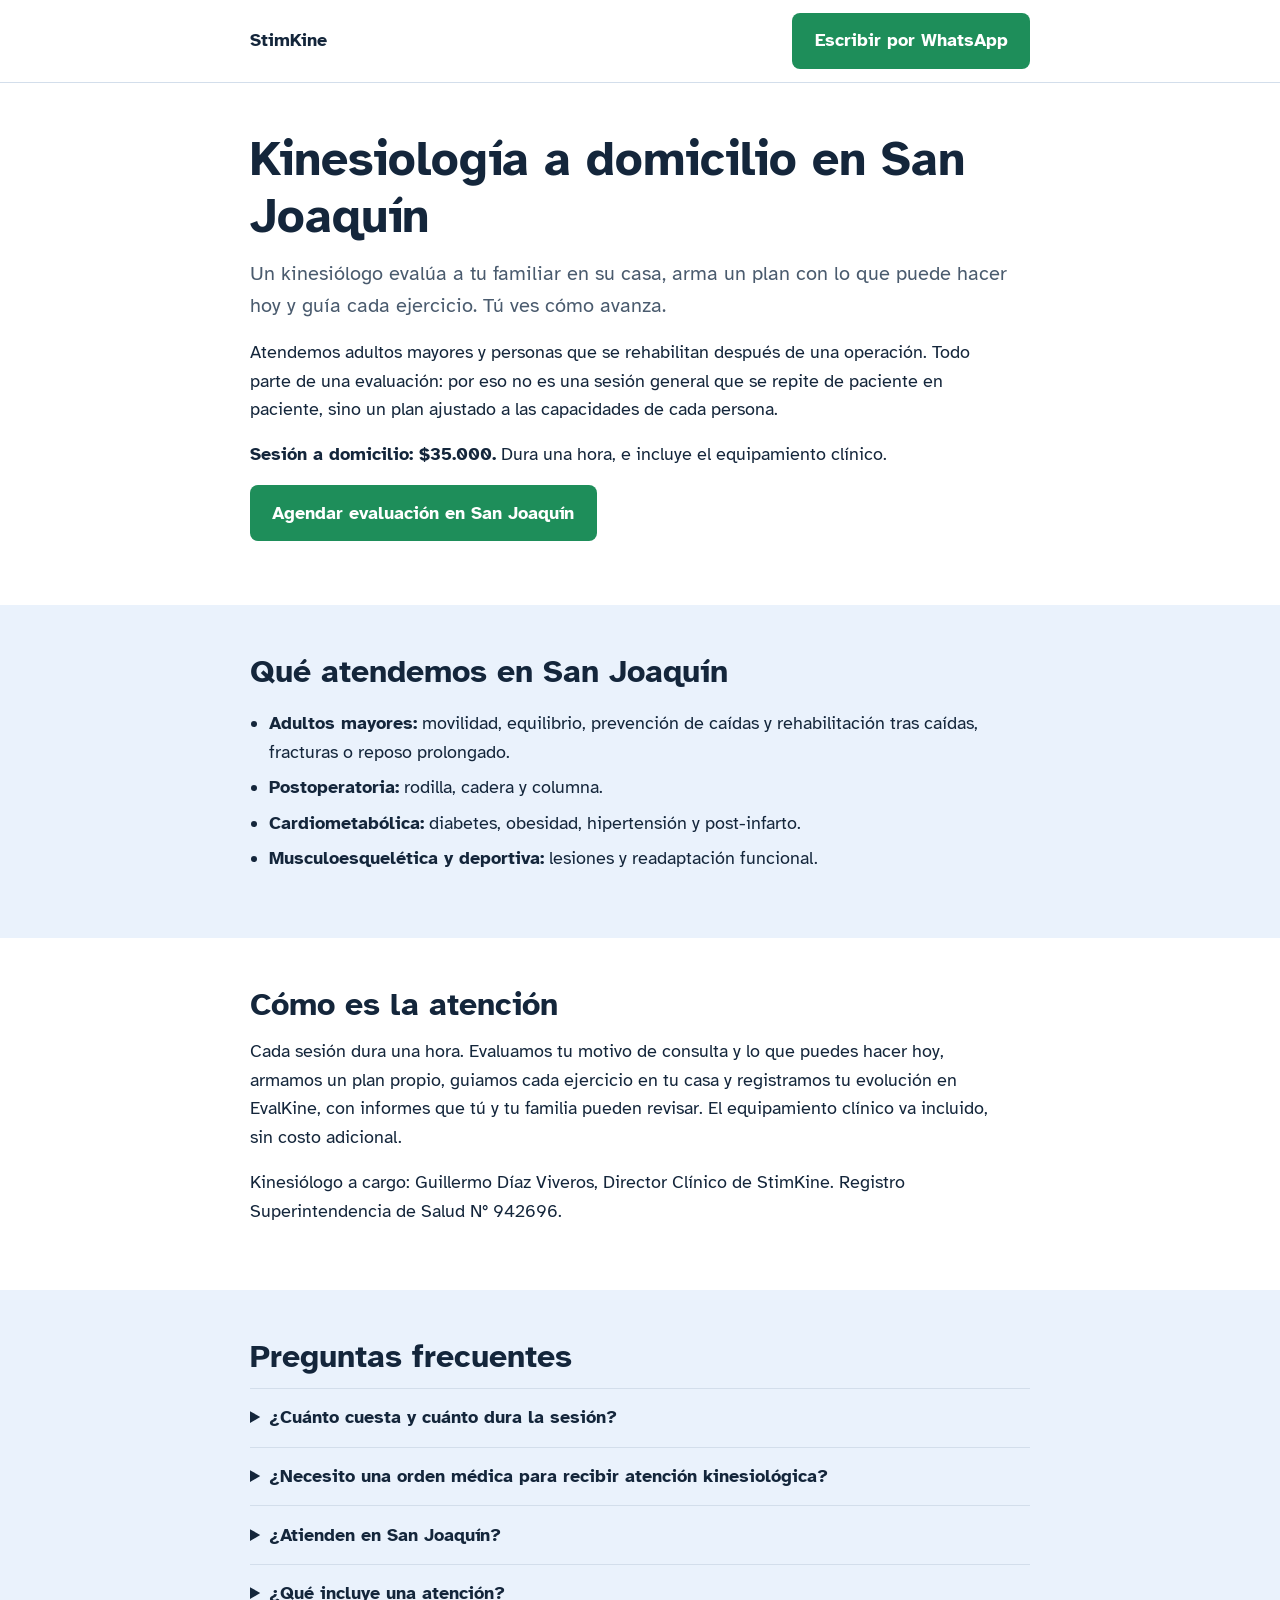
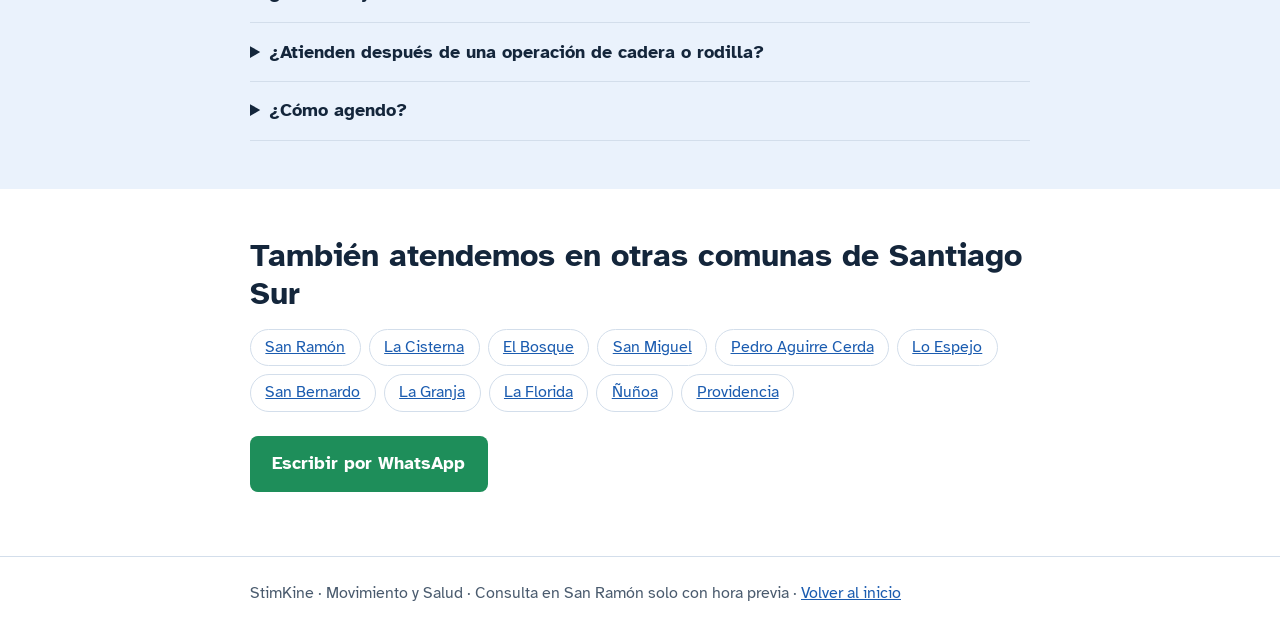
<file: kinesiologia-a-domicilio-san-joaquin.html>
<!DOCTYPE html>
<html lang="es-CL">
<head>
<meta charset="utf-8">
<meta name="viewport" content="width=device-width, initial-scale=1">
<title>Kinesiología a domicilio en San Joaquín | Adultos mayores y postoperatoria | StimKine</title>
<meta name="description" content="Kinesiólogo a domicilio en San Joaquín: evaluación, plan propio y ejercicios guiados para adultos mayores y rehabilitación postoperatoria. Sesión de una hora, $35.000. Agenda por WhatsApp.">
<meta name="robots" content="index, follow">
<meta name="theme-color" content="#2A7DE1">
<link rel="canonical" href="https://stimkine.github.io/kinesiologia-a-domicilio-san-joaquin.html">
<meta property="og:type" content="website">
<meta property="og:locale" content="es_CL">
<meta property="og:title" content="Kinesiología a domicilio en San Joaquín | StimKine">
<meta property="og:description" content="Un kinesiólogo evalúa a tu familiar en su casa en San Joaquín, arma un plan con lo que puede hacer y guía cada ejercicio.">
<meta property="og:url" content="https://stimkine.github.io/kinesiologia-a-domicilio-san-joaquin.html">
<link rel="preconnect" href="https://fonts.googleapis.com">
<link rel="preconnect" href="https://fonts.gstatic.com" crossorigin>
<link href="https://fonts.googleapis.com/css2?family=Atkinson+Hyperlegible:wght@400;700&display=swap" rel="stylesheet">
<script type="application/ld+json">
{
  "@context": "https://schema.org",
  "@type": "Physiotherapy",
  "name": "StimKine",
  "url": "https://stimkine.github.io/",
  "telephone": "+56989331095",
  "address": {"@type":"PostalAddress","streetAddress":"Nueva Fuenzalida Urrejola 1235","addressLocality":"San Ramón","addressCountry":"CL"},
  "areaServed": {"@type":"City","name":"San Joaquín"},
  "description": "Kinesiología a domicilio en San Joaquín para adultos mayores y rehabilitación postoperatoria."
}
</script>
<script type="application/ld+json">
{
  "@context": "https://schema.org",
  "@type": "FAQPage",
  "mainEntity": [
    {"@type":"Question","name":"¿Cuánto cuesta y cuánto dura la sesión?","acceptedAnswer":{"@type":"Answer","text":"La sesión a domicilio cuesta $35.000 y dura una hora."}},
    {"@type":"Question","name":"¿Necesito una orden médica para recibir atención kinesiológica?","acceptedAnswer":{"@type":"Answer","text":"La indicación médica debe cumplir con la normativa vigente para los tratamientos kinesiológicos. Si tienes dudas sobre tu caso o necesitas rehabilitación a domicilio, contáctanos y te orientaremos sobre los requisitos antes de agendar tu atención. Si deseas solicitar un reembolso a través de Fonasa o tu Isapre, consulta previamente las condiciones de cobertura y la documentación requerida."}},
    {"@type":"Question","name":"¿Atienden en San Joaquín?","acceptedAnswer":{"@type":"Answer","text":"Sí, vamos a domicilio en la comuna de San Joaquín. Escríbenos por WhatsApp con tu dirección y coordinamos."}},
    {"@type":"Question","name":"¿Qué incluye una atención?","acceptedAnswer":{"@type":"Answer","text":"Evaluación, plan de ejercicio propio, equipamiento clínico incluido sin costo adicional y registro de tu evolución en EvalKine con informes que tú y tu familia pueden revisar."}},
    {"@type":"Question","name":"¿Atienden después de una operación de cadera o rodilla?","acceptedAnswer":{"@type":"Answer","text":"Sí. La rehabilitación postoperatoria de rodilla, cadera y columna es uno de nuestros servicios a domicilio."}},
    {"@type":"Question","name":"¿Cómo agendo?","acceptedAnswer":{"@type":"Answer","text":"Escríbenos por WhatsApp al +56 9 8933 1095. Cotizar no tiene compromiso."}}
  ]
}
</script>
<style>
:root{--ink:#14263B;--muted:#4A5B6E;--blue:#2A7DE1;--blue-dark:#1B5CB0;--tint:#EAF2FC;--line:#D3DEEB;--bg:#fff;--wa:#1E8E5A}
@media(prefers-color-scheme:dark){:root{--ink:#E8EFF7;--muted:#A9B8C9;--blue:#6AA8F5;--blue-dark:#8DBDF8;--tint:#14263B;--line:#2B405A;--bg:#0D1826;--wa:#35B77E}}
*{box-sizing:border-box}
body{margin:0;font-family:"Atkinson Hyperlegible",system-ui,sans-serif;font-size:1.125rem;line-height:1.6;color:var(--ink);background:var(--bg)}
a{color:var(--blue-dark)}
:focus-visible{outline:3px solid var(--blue);outline-offset:3px;border-radius:4px}
.wrap{max-width:820px;margin:0 auto;padding:0 1.25rem}
section{padding:3rem 0}
h1,h2,h3{line-height:1.2;margin:0 0 .75rem}
h1{font-size:clamp(2rem,5vw,3rem)}
h2{font-size:clamp(1.5rem,3.2vw,2rem)}
h3{font-size:1.15rem}
p{margin:0 0 1rem;max-width:62ch}
.lead{font-size:1.25rem;color:var(--muted)}
.btn{display:inline-block;padding:.85rem 1.4rem;border-radius:8px;background:var(--wa);color:#fff;font-weight:700;text-decoration:none}
.btn:hover{filter:brightness(1.08)}
.band{background:var(--tint)}
header.top{border-bottom:1px solid var(--line)}
header.top .wrap{display:flex;justify-content:space-between;align-items:center;padding-top:.8rem;padding-bottom:.8rem;gap:1rem}
.brand{font-weight:700;color:var(--ink);text-decoration:none}
ul.check{padding-left:1.2rem}
ul.check li{margin-bottom:.4rem}
.tags{display:flex;flex-wrap:wrap;gap:.5rem;list-style:none;padding:0;margin:1rem 0 0}
.tags li{border:1px solid var(--line);border-radius:999px;padding:.3rem .9rem;font-size:1rem;background:var(--bg)}
details{border-top:1px solid var(--line);padding:.9rem 0}
details:last-of-type{border-bottom:1px solid var(--line)}
summary{font-weight:700;cursor:pointer}
details p{margin:.6rem 0 0}
footer{border-top:1px solid var(--line);padding:1.5rem 0;font-size:1rem;color:var(--muted)}
</style>
</head>
<body>

<header class="top">
  <div class="wrap">
    <a class="brand" href="index.html">StimKine</a>
    <a class="btn" href="https://wa.me/56989331095?text=Hola%20StimKine,%20quisiera%20una%20atenci%C3%B3n%20a%20domicilio%20en%20San%20Joaquín.">Escribir por WhatsApp</a>
  </div>
</header>

<main>
<section>
  <div class="wrap">
    <h1>Kinesiología a domicilio en San Joaquín</h1>
    <p class="lead">Un kinesiólogo evalúa a tu familiar en su casa, arma un plan con lo que puede hacer hoy y guía cada ejercicio. Tú ves cómo avanza.</p>
    <p>Atendemos adultos mayores y personas que se rehabilitan después de una operación. Todo parte de una evaluación: por eso no es una sesión general que se repite de paciente en paciente, sino un plan ajustado a las capacidades de cada persona.</p>
    <p><strong>Sesión a domicilio: $35.000.</strong> Dura una hora, e incluye el equipamiento clínico.</p>
    <p><a class="btn" href="https://wa.me/56989331095?text=Hola%20StimKine,%20quisiera%20una%20atenci%C3%B3n%20a%20domicilio%20en%20San%20Joaquín.">Agendar evaluación en San Joaquín</a></p>
  </div>
</section>

<section class="band">
  <div class="wrap">
    <h2>Qué atendemos en San Joaquín</h2>
    <ul class="check">
      <li><strong>Adultos mayores:</strong> movilidad, equilibrio, prevención de caídas y rehabilitación tras caídas, fracturas o reposo prolongado.</li>
      <li><strong>Postoperatoria:</strong> rodilla, cadera y columna.</li>
      <li><strong>Cardiometabólica:</strong> diabetes, obesidad, hipertensión y post-infarto.</li>
      <li><strong>Musculoesquelética y deportiva:</strong> lesiones y readaptación funcional.</li>
    </ul>
  </div>
</section>

<section>
  <div class="wrap">
    <h2>Cómo es la atención</h2>
    <p>Cada sesión dura una hora. Evaluamos tu motivo de consulta y lo que puedes hacer hoy, armamos un plan propio, guiamos cada ejercicio en tu casa y registramos tu evolución en EvalKine, con informes que tú y tu familia pueden revisar. El equipamiento clínico va incluido, sin costo adicional.</p>
    <p>Kinesiólogo a cargo: Guillermo Díaz Viveros, Director Clínico de StimKine. Registro Superintendencia de Salud N° 942696.</p>
  </div>
</section>

<section class="band">
  <div class="wrap">
    <h2>Preguntas frecuentes</h2>
    <details><summary>¿Cuánto cuesta y cuánto dura la sesión?</summary><p>La sesión a domicilio cuesta $35.000 y dura una hora.</p></details>
    <details><summary>¿Necesito una orden médica para recibir atención kinesiológica?</summary><p>La indicación médica debe cumplir con la normativa vigente para los tratamientos kinesiológicos. Si tienes dudas sobre tu caso o necesitas rehabilitación a domicilio, contáctanos y te orientaremos sobre los requisitos antes de agendar tu atención.</p><p>Si deseas solicitar un reembolso a través de Fonasa o tu Isapre, consulta previamente las condiciones de cobertura y la documentación requerida.</p></details>
    <details><summary>¿Atienden en San Joaquín?</summary><p>Sí, vamos a domicilio en la comuna de San Joaquín. Escríbenos por WhatsApp con tu dirección y coordinamos.</p></details>
    <details><summary>¿Qué incluye una atención?</summary><p>Evaluación, plan de ejercicio propio, equipamiento clínico incluido sin costo adicional y registro de tu evolución en EvalKine con informes que tú y tu familia pueden revisar.</p></details>
    <details><summary>¿Atienden después de una operación de cadera o rodilla?</summary><p>Sí. La rehabilitación postoperatoria de rodilla, cadera y columna es uno de nuestros servicios a domicilio.</p></details>
    <details><summary>¿Cómo agendo?</summary><p>Escríbenos por WhatsApp al <a href="https://wa.me/56989331095">+56 9 8933 1095</a>. Cotizar no tiene compromiso.</p></details>
  </div>
</section>

<section>
  <div class="wrap">
    <h2>También atendemos en otras comunas de Santiago Sur</h2>
    <ul class="tags"><li><a href="kinesiologia-a-domicilio-san-ramon.html">San Ramón</a></li><li><a href="kinesiologia-a-domicilio-la-cisterna.html">La Cisterna</a></li><li><a href="kinesiologia-a-domicilio-el-bosque.html">El Bosque</a></li><li><a href="kinesiologia-a-domicilio-san-miguel.html">San Miguel</a></li><li><a href="kinesiologia-a-domicilio-pedro-aguirre-cerda.html">Pedro Aguirre Cerda</a></li><li><a href="kinesiologia-a-domicilio-lo-espejo.html">Lo Espejo</a></li><li><a href="kinesiologia-a-domicilio-san-bernardo.html">San Bernardo</a></li><li><a href="kinesiologia-a-domicilio-la-granja.html">La Granja</a></li><li><a href="kinesiologia-a-domicilio-la-florida.html">La Florida</a></li><li><a href="kinesiologia-a-domicilio-nunoa.html">Ñuñoa</a></li><li><a href="kinesiologia-a-domicilio-providencia.html">Providencia</a></li></ul>
    <p style="margin-top:1.5rem"><a class="btn" href="https://wa.me/56989331095?text=Hola%20StimKine,%20quisiera%20una%20atenci%C3%B3n%20a%20domicilio%20en%20San%20Joaquín.">Escribir por WhatsApp</a></p>
  </div>
</section>
</main>

<footer>
  <div class="wrap">StimKine · Movimiento y Salud · Consulta en San Ramón solo con hora previa · <a href="index.html">Volver al inicio</a></div>
</footer>

</body>
</html>
</file>
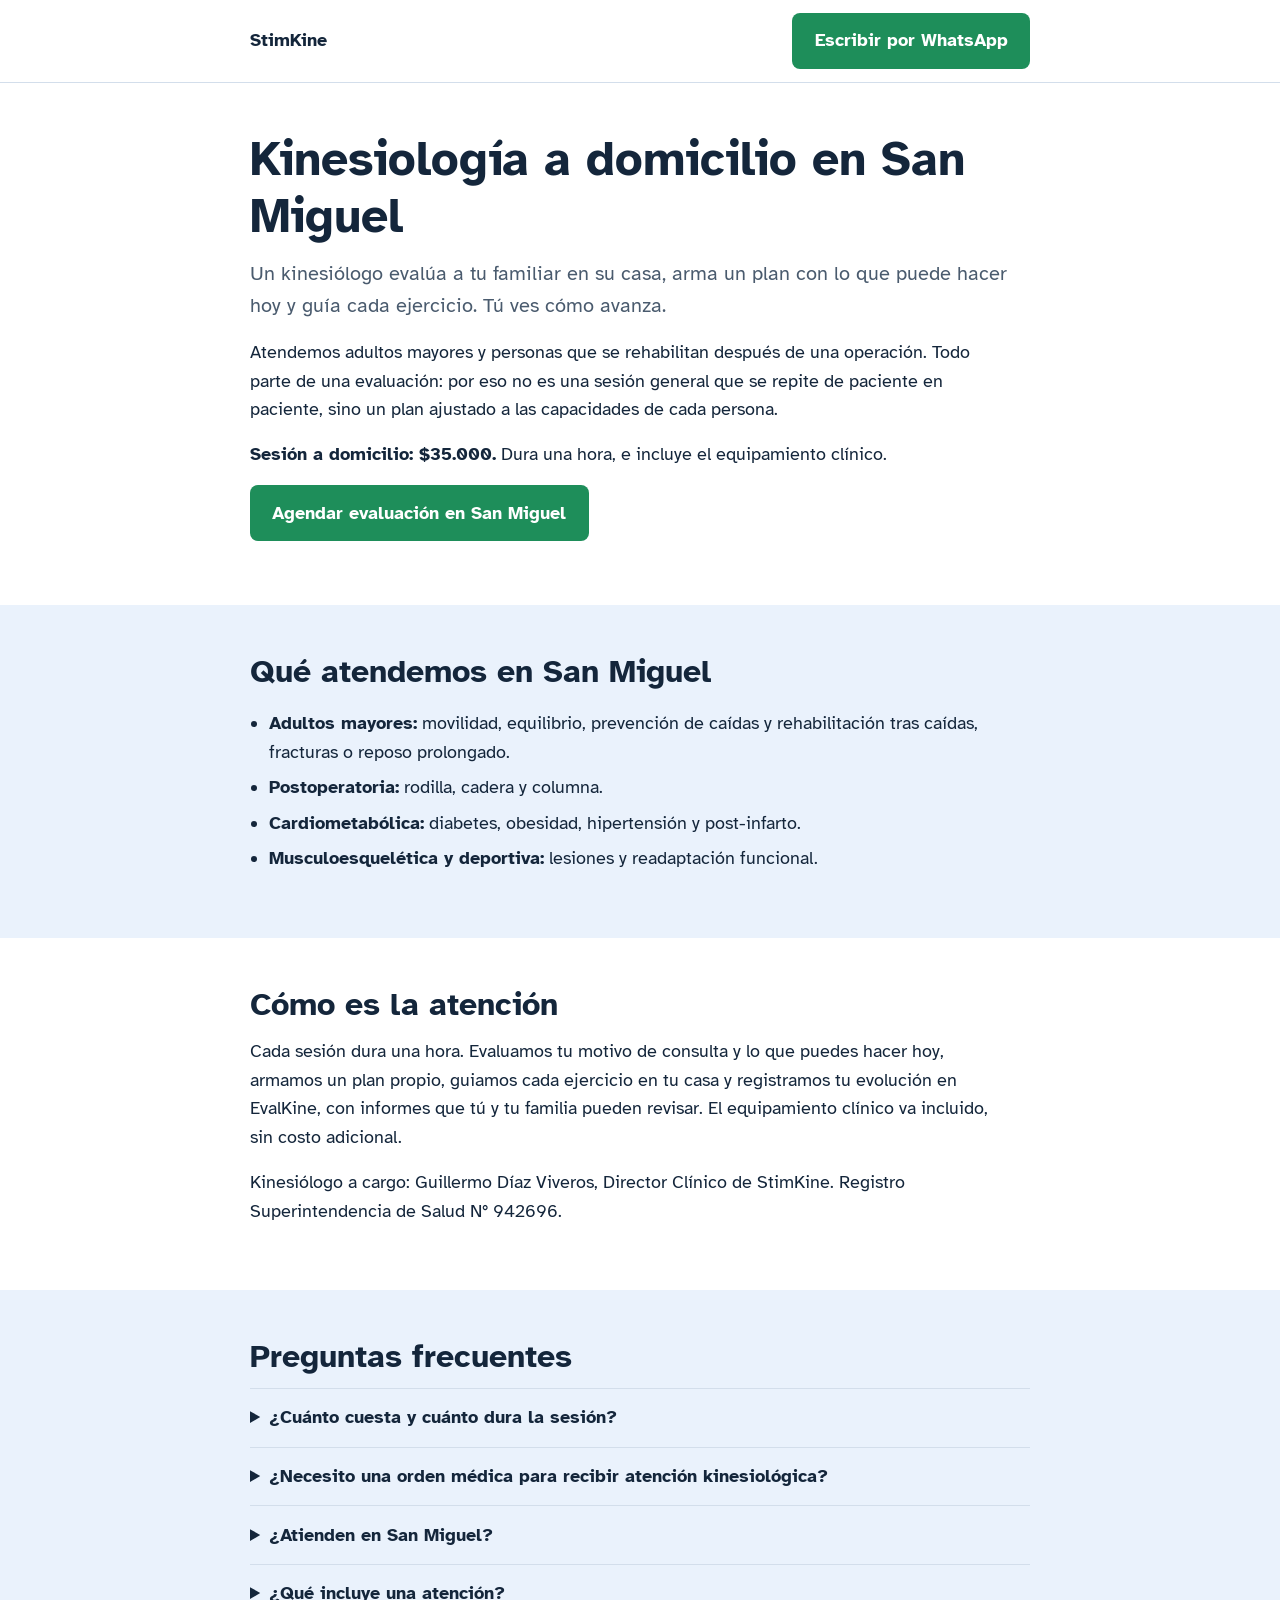
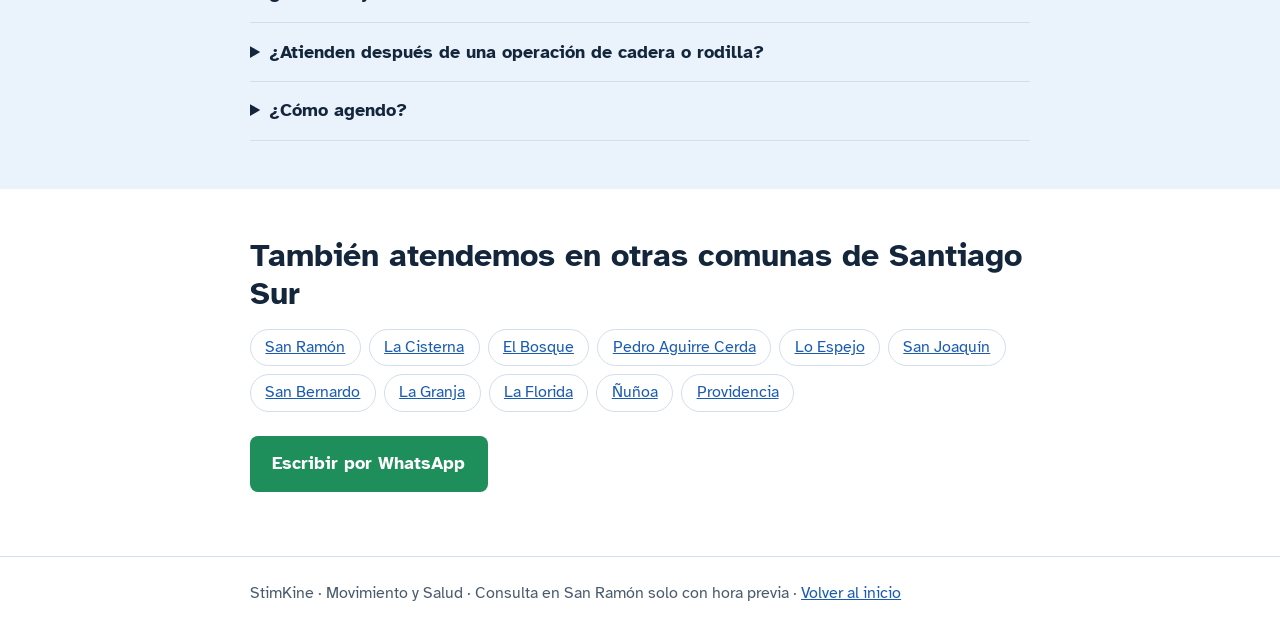
<file: kinesiologia-a-domicilio-san-miguel.html>
<!DOCTYPE html>
<html lang="es-CL">
<head>
<meta charset="utf-8">
<meta name="viewport" content="width=device-width, initial-scale=1">
<title>Kinesiología a domicilio en San Miguel | Adultos mayores y postoperatoria | StimKine</title>
<meta name="description" content="Kinesiólogo a domicilio en San Miguel: evaluación, plan propio y ejercicios guiados para adultos mayores y rehabilitación postoperatoria. Sesión de una hora, $35.000. Agenda por WhatsApp.">
<meta name="robots" content="index, follow">
<meta name="theme-color" content="#2A7DE1">
<link rel="canonical" href="https://stimkine.github.io/kinesiologia-a-domicilio-san-miguel.html">
<meta property="og:type" content="website">
<meta property="og:locale" content="es_CL">
<meta property="og:title" content="Kinesiología a domicilio en San Miguel | StimKine">
<meta property="og:description" content="Un kinesiólogo evalúa a tu familiar en su casa en San Miguel, arma un plan con lo que puede hacer y guía cada ejercicio.">
<meta property="og:url" content="https://stimkine.github.io/kinesiologia-a-domicilio-san-miguel.html">
<link rel="preconnect" href="https://fonts.googleapis.com">
<link rel="preconnect" href="https://fonts.gstatic.com" crossorigin>
<link href="https://fonts.googleapis.com/css2?family=Atkinson+Hyperlegible:wght@400;700&display=swap" rel="stylesheet">
<script type="application/ld+json">
{
  "@context": "https://schema.org",
  "@type": "Physiotherapy",
  "name": "StimKine",
  "url": "https://stimkine.github.io/",
  "telephone": "+56989331095",
  "address": {"@type":"PostalAddress","streetAddress":"Nueva Fuenzalida Urrejola 1235","addressLocality":"San Ramón","addressCountry":"CL"},
  "areaServed": {"@type":"City","name":"San Miguel"},
  "description": "Kinesiología a domicilio en San Miguel para adultos mayores y rehabilitación postoperatoria."
}
</script>
<script type="application/ld+json">
{
  "@context": "https://schema.org",
  "@type": "FAQPage",
  "mainEntity": [
    {"@type":"Question","name":"¿Cuánto cuesta y cuánto dura la sesión?","acceptedAnswer":{"@type":"Answer","text":"La sesión a domicilio cuesta $35.000 y dura una hora."}},
    {"@type":"Question","name":"¿Necesito una orden médica para recibir atención kinesiológica?","acceptedAnswer":{"@type":"Answer","text":"La indicación médica debe cumplir con la normativa vigente para los tratamientos kinesiológicos. Si tienes dudas sobre tu caso o necesitas rehabilitación a domicilio, contáctanos y te orientaremos sobre los requisitos antes de agendar tu atención. Si deseas solicitar un reembolso a través de Fonasa o tu Isapre, consulta previamente las condiciones de cobertura y la documentación requerida."}},
    {"@type":"Question","name":"¿Atienden en San Miguel?","acceptedAnswer":{"@type":"Answer","text":"Sí, vamos a domicilio en la comuna de San Miguel. Escríbenos por WhatsApp con tu dirección y coordinamos."}},
    {"@type":"Question","name":"¿Qué incluye una atención?","acceptedAnswer":{"@type":"Answer","text":"Evaluación, plan de ejercicio propio, equipamiento clínico incluido sin costo adicional y registro de tu evolución en EvalKine con informes que tú y tu familia pueden revisar."}},
    {"@type":"Question","name":"¿Atienden después de una operación de cadera o rodilla?","acceptedAnswer":{"@type":"Answer","text":"Sí. La rehabilitación postoperatoria de rodilla, cadera y columna es uno de nuestros servicios a domicilio."}},
    {"@type":"Question","name":"¿Cómo agendo?","acceptedAnswer":{"@type":"Answer","text":"Escríbenos por WhatsApp al +56 9 8933 1095. Cotizar no tiene compromiso."}}
  ]
}
</script>
<style>
:root{--ink:#14263B;--muted:#4A5B6E;--blue:#2A7DE1;--blue-dark:#1B5CB0;--tint:#EAF2FC;--line:#D3DEEB;--bg:#fff;--wa:#1E8E5A}
@media(prefers-color-scheme:dark){:root{--ink:#E8EFF7;--muted:#A9B8C9;--blue:#6AA8F5;--blue-dark:#8DBDF8;--tint:#14263B;--line:#2B405A;--bg:#0D1826;--wa:#35B77E}}
*{box-sizing:border-box}
body{margin:0;font-family:"Atkinson Hyperlegible",system-ui,sans-serif;font-size:1.125rem;line-height:1.6;color:var(--ink);background:var(--bg)}
a{color:var(--blue-dark)}
:focus-visible{outline:3px solid var(--blue);outline-offset:3px;border-radius:4px}
.wrap{max-width:820px;margin:0 auto;padding:0 1.25rem}
section{padding:3rem 0}
h1,h2,h3{line-height:1.2;margin:0 0 .75rem}
h1{font-size:clamp(2rem,5vw,3rem)}
h2{font-size:clamp(1.5rem,3.2vw,2rem)}
h3{font-size:1.15rem}
p{margin:0 0 1rem;max-width:62ch}
.lead{font-size:1.25rem;color:var(--muted)}
.btn{display:inline-block;padding:.85rem 1.4rem;border-radius:8px;background:var(--wa);color:#fff;font-weight:700;text-decoration:none}
.btn:hover{filter:brightness(1.08)}
.band{background:var(--tint)}
header.top{border-bottom:1px solid var(--line)}
header.top .wrap{display:flex;justify-content:space-between;align-items:center;padding-top:.8rem;padding-bottom:.8rem;gap:1rem}
.brand{font-weight:700;color:var(--ink);text-decoration:none}
ul.check{padding-left:1.2rem}
ul.check li{margin-bottom:.4rem}
.tags{display:flex;flex-wrap:wrap;gap:.5rem;list-style:none;padding:0;margin:1rem 0 0}
.tags li{border:1px solid var(--line);border-radius:999px;padding:.3rem .9rem;font-size:1rem;background:var(--bg)}
details{border-top:1px solid var(--line);padding:.9rem 0}
details:last-of-type{border-bottom:1px solid var(--line)}
summary{font-weight:700;cursor:pointer}
details p{margin:.6rem 0 0}
footer{border-top:1px solid var(--line);padding:1.5rem 0;font-size:1rem;color:var(--muted)}
</style>
</head>
<body>

<header class="top">
  <div class="wrap">
    <a class="brand" href="index.html">StimKine</a>
    <a class="btn" href="https://wa.me/56989331095?text=Hola%20StimKine,%20quisiera%20una%20atenci%C3%B3n%20a%20domicilio%20en%20San%20Miguel.">Escribir por WhatsApp</a>
  </div>
</header>

<main>
<section>
  <div class="wrap">
    <h1>Kinesiología a domicilio en San Miguel</h1>
    <p class="lead">Un kinesiólogo evalúa a tu familiar en su casa, arma un plan con lo que puede hacer hoy y guía cada ejercicio. Tú ves cómo avanza.</p>
    <p>Atendemos adultos mayores y personas que se rehabilitan después de una operación. Todo parte de una evaluación: por eso no es una sesión general que se repite de paciente en paciente, sino un plan ajustado a las capacidades de cada persona.</p>
    <p><strong>Sesión a domicilio: $35.000.</strong> Dura una hora, e incluye el equipamiento clínico.</p>
    <p><a class="btn" href="https://wa.me/56989331095?text=Hola%20StimKine,%20quisiera%20una%20atenci%C3%B3n%20a%20domicilio%20en%20San%20Miguel.">Agendar evaluación en San Miguel</a></p>
  </div>
</section>

<section class="band">
  <div class="wrap">
    <h2>Qué atendemos en San Miguel</h2>
    <ul class="check">
      <li><strong>Adultos mayores:</strong> movilidad, equilibrio, prevención de caídas y rehabilitación tras caídas, fracturas o reposo prolongado.</li>
      <li><strong>Postoperatoria:</strong> rodilla, cadera y columna.</li>
      <li><strong>Cardiometabólica:</strong> diabetes, obesidad, hipertensión y post-infarto.</li>
      <li><strong>Musculoesquelética y deportiva:</strong> lesiones y readaptación funcional.</li>
    </ul>
  </div>
</section>

<section>
  <div class="wrap">
    <h2>Cómo es la atención</h2>
    <p>Cada sesión dura una hora. Evaluamos tu motivo de consulta y lo que puedes hacer hoy, armamos un plan propio, guiamos cada ejercicio en tu casa y registramos tu evolución en EvalKine, con informes que tú y tu familia pueden revisar. El equipamiento clínico va incluido, sin costo adicional.</p>
    <p>Kinesiólogo a cargo: Guillermo Díaz Viveros, Director Clínico de StimKine. Registro Superintendencia de Salud N° 942696.</p>
  </div>
</section>

<section class="band">
  <div class="wrap">
    <h2>Preguntas frecuentes</h2>
    <details><summary>¿Cuánto cuesta y cuánto dura la sesión?</summary><p>La sesión a domicilio cuesta $35.000 y dura una hora.</p></details>
    <details><summary>¿Necesito una orden médica para recibir atención kinesiológica?</summary><p>La indicación médica debe cumplir con la normativa vigente para los tratamientos kinesiológicos. Si tienes dudas sobre tu caso o necesitas rehabilitación a domicilio, contáctanos y te orientaremos sobre los requisitos antes de agendar tu atención.</p><p>Si deseas solicitar un reembolso a través de Fonasa o tu Isapre, consulta previamente las condiciones de cobertura y la documentación requerida.</p></details>
    <details><summary>¿Atienden en San Miguel?</summary><p>Sí, vamos a domicilio en la comuna de San Miguel. Escríbenos por WhatsApp con tu dirección y coordinamos.</p></details>
    <details><summary>¿Qué incluye una atención?</summary><p>Evaluación, plan de ejercicio propio, equipamiento clínico incluido sin costo adicional y registro de tu evolución en EvalKine con informes que tú y tu familia pueden revisar.</p></details>
    <details><summary>¿Atienden después de una operación de cadera o rodilla?</summary><p>Sí. La rehabilitación postoperatoria de rodilla, cadera y columna es uno de nuestros servicios a domicilio.</p></details>
    <details><summary>¿Cómo agendo?</summary><p>Escríbenos por WhatsApp al <a href="https://wa.me/56989331095">+56 9 8933 1095</a>. Cotizar no tiene compromiso.</p></details>
  </div>
</section>

<section>
  <div class="wrap">
    <h2>También atendemos en otras comunas de Santiago Sur</h2>
    <ul class="tags"><li><a href="kinesiologia-a-domicilio-san-ramon.html">San Ramón</a></li><li><a href="kinesiologia-a-domicilio-la-cisterna.html">La Cisterna</a></li><li><a href="kinesiologia-a-domicilio-el-bosque.html">El Bosque</a></li><li><a href="kinesiologia-a-domicilio-pedro-aguirre-cerda.html">Pedro Aguirre Cerda</a></li><li><a href="kinesiologia-a-domicilio-lo-espejo.html">Lo Espejo</a></li><li><a href="kinesiologia-a-domicilio-san-joaquin.html">San Joaquín</a></li><li><a href="kinesiologia-a-domicilio-san-bernardo.html">San Bernardo</a></li><li><a href="kinesiologia-a-domicilio-la-granja.html">La Granja</a></li><li><a href="kinesiologia-a-domicilio-la-florida.html">La Florida</a></li><li><a href="kinesiologia-a-domicilio-nunoa.html">Ñuñoa</a></li><li><a href="kinesiologia-a-domicilio-providencia.html">Providencia</a></li></ul>
    <p style="margin-top:1.5rem"><a class="btn" href="https://wa.me/56989331095?text=Hola%20StimKine,%20quisiera%20una%20atenci%C3%B3n%20a%20domicilio%20en%20San%20Miguel.">Escribir por WhatsApp</a></p>
  </div>
</section>
</main>

<footer>
  <div class="wrap">StimKine · Movimiento y Salud · Consulta en San Ramón solo con hora previa · <a href="index.html">Volver al inicio</a></div>
</footer>

</body>
</html>
</file>
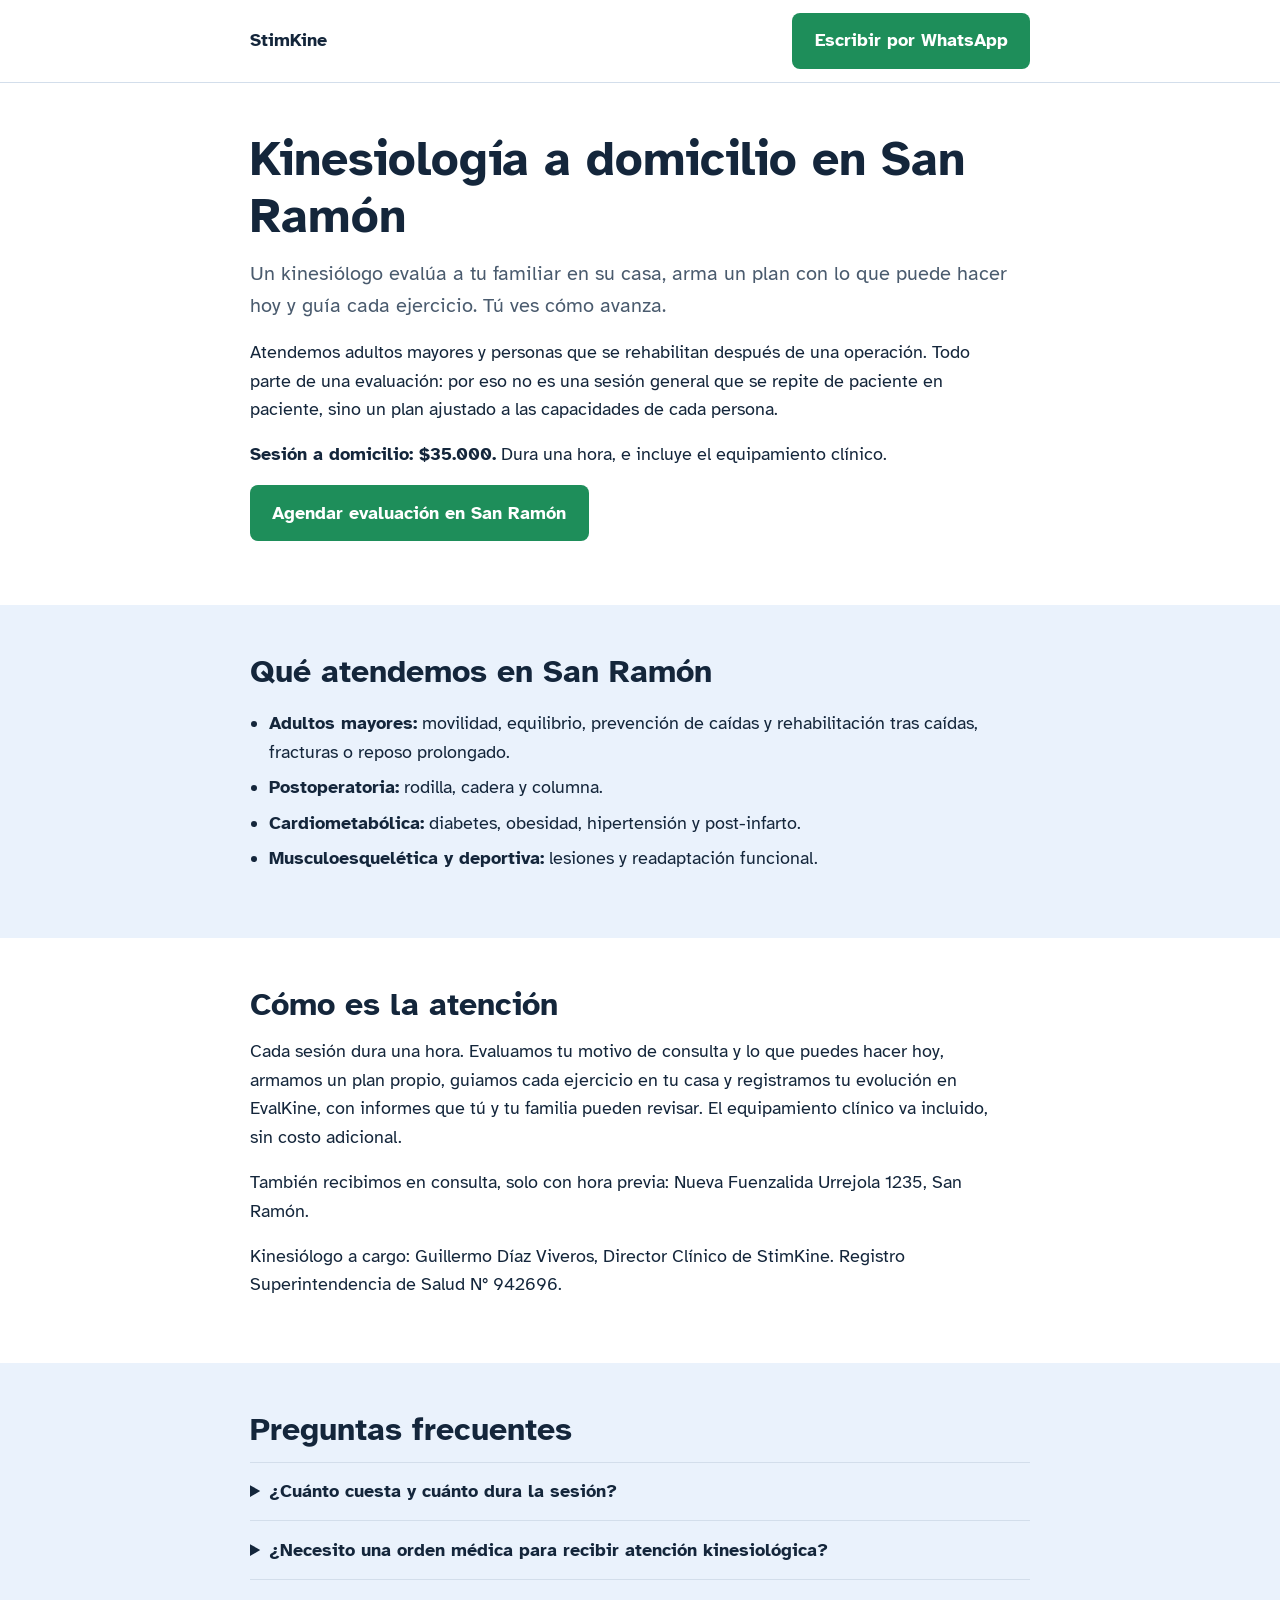
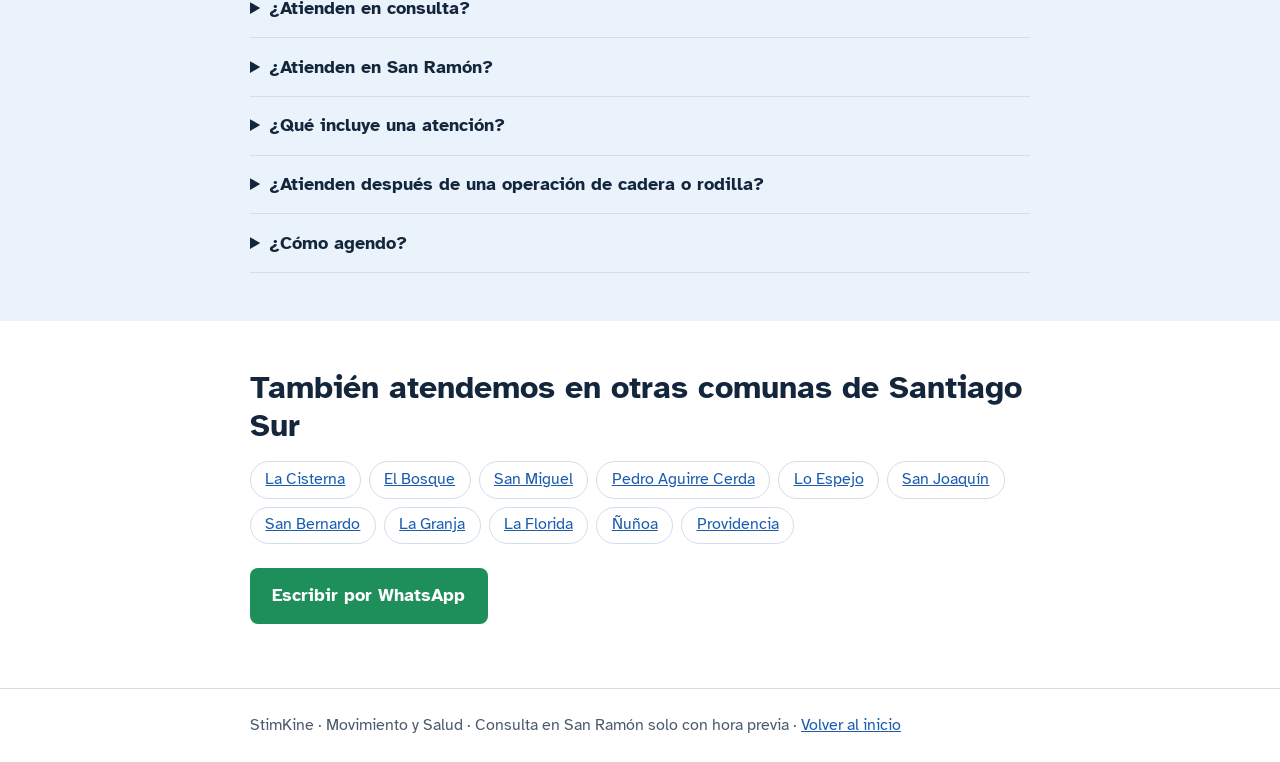
<file: kinesiologia-a-domicilio-san-ramon.html>
<!DOCTYPE html>
<html lang="es-CL">
<head>
<meta charset="utf-8">
<meta name="viewport" content="width=device-width, initial-scale=1">
<title>Kinesiología a domicilio en San Ramón | Adultos mayores y postoperatoria | StimKine</title>
<meta name="description" content="Kinesiólogo a domicilio en San Ramón: evaluación, plan propio y ejercicios guiados para adultos mayores y rehabilitación postoperatoria. Sesión de una hora, $35.000. Agenda por WhatsApp.">
<meta name="robots" content="index, follow">
<meta name="theme-color" content="#2A7DE1">
<link rel="canonical" href="https://stimkine.github.io/kinesiologia-a-domicilio-san-ramon.html">
<meta property="og:type" content="website">
<meta property="og:locale" content="es_CL">
<meta property="og:title" content="Kinesiología a domicilio en San Ramón | StimKine">
<meta property="og:description" content="Un kinesiólogo evalúa a tu familiar en su casa en San Ramón, arma un plan con lo que puede hacer y guía cada ejercicio.">
<meta property="og:url" content="https://stimkine.github.io/kinesiologia-a-domicilio-san-ramon.html">
<link rel="preconnect" href="https://fonts.googleapis.com">
<link rel="preconnect" href="https://fonts.gstatic.com" crossorigin>
<link href="https://fonts.googleapis.com/css2?family=Atkinson+Hyperlegible:wght@400;700&display=swap" rel="stylesheet">
<script type="application/ld+json">
{
  "@context": "https://schema.org",
  "@type": "Physiotherapy",
  "name": "StimKine",
  "url": "https://stimkine.github.io/",
  "telephone": "+56989331095",
  "address": {"@type":"PostalAddress","streetAddress":"Nueva Fuenzalida Urrejola 1235","addressLocality":"San Ramón","addressCountry":"CL"},
  "areaServed": {"@type":"City","name":"San Ramón"},
  "description": "Kinesiología a domicilio en San Ramón para adultos mayores y rehabilitación postoperatoria."
}
</script>
<script type="application/ld+json">
{
  "@context": "https://schema.org",
  "@type": "FAQPage",
  "mainEntity": [
    {"@type":"Question","name":"¿Cuánto cuesta y cuánto dura la sesión?","acceptedAnswer":{"@type":"Answer","text":"La sesión a domicilio cuesta $35.000 y dura una hora."}},
    {"@type":"Question","name":"¿Necesito una orden médica para recibir atención kinesiológica?","acceptedAnswer":{"@type":"Answer","text":"La indicación médica debe cumplir con la normativa vigente para los tratamientos kinesiológicos. Si tienes dudas sobre tu caso o necesitas rehabilitación a domicilio, contáctanos y te orientaremos sobre los requisitos antes de agendar tu atención. Si deseas solicitar un reembolso a través de Fonasa o tu Isapre, consulta previamente las condiciones de cobertura y la documentación requerida."}},
    {"@type":"Question","name":"¿Atienden en consulta?","acceptedAnswer":{"@type":"Answer","text":"Sí, en Nueva Fuenzalida Urrejola 1235, San Ramón, solo con hora previa. También vamos a domicilio."}},
    {"@type":"Question","name":"¿Atienden en San Ramón?","acceptedAnswer":{"@type":"Answer","text":"Sí, vamos a domicilio en la comuna de San Ramón. Escríbenos por WhatsApp con tu dirección y coordinamos."}},
    {"@type":"Question","name":"¿Qué incluye una atención?","acceptedAnswer":{"@type":"Answer","text":"Evaluación, plan de ejercicio propio, equipamiento clínico incluido sin costo adicional y registro de tu evolución en EvalKine con informes que tú y tu familia pueden revisar."}},
    {"@type":"Question","name":"¿Atienden después de una operación de cadera o rodilla?","acceptedAnswer":{"@type":"Answer","text":"Sí. La rehabilitación postoperatoria de rodilla, cadera y columna es uno de nuestros servicios a domicilio."}},
    {"@type":"Question","name":"¿Cómo agendo?","acceptedAnswer":{"@type":"Answer","text":"Escríbenos por WhatsApp al +56 9 8933 1095. Cotizar no tiene compromiso."}}
  ]
}
</script>
<style>
:root{--ink:#14263B;--muted:#4A5B6E;--blue:#2A7DE1;--blue-dark:#1B5CB0;--tint:#EAF2FC;--line:#D3DEEB;--bg:#fff;--wa:#1E8E5A}
@media(prefers-color-scheme:dark){:root{--ink:#E8EFF7;--muted:#A9B8C9;--blue:#6AA8F5;--blue-dark:#8DBDF8;--tint:#14263B;--line:#2B405A;--bg:#0D1826;--wa:#35B77E}}
*{box-sizing:border-box}
body{margin:0;font-family:"Atkinson Hyperlegible",system-ui,sans-serif;font-size:1.125rem;line-height:1.6;color:var(--ink);background:var(--bg)}
a{color:var(--blue-dark)}
:focus-visible{outline:3px solid var(--blue);outline-offset:3px;border-radius:4px}
.wrap{max-width:820px;margin:0 auto;padding:0 1.25rem}
section{padding:3rem 0}
h1,h2,h3{line-height:1.2;margin:0 0 .75rem}
h1{font-size:clamp(2rem,5vw,3rem)}
h2{font-size:clamp(1.5rem,3.2vw,2rem)}
h3{font-size:1.15rem}
p{margin:0 0 1rem;max-width:62ch}
.lead{font-size:1.25rem;color:var(--muted)}
.btn{display:inline-block;padding:.85rem 1.4rem;border-radius:8px;background:var(--wa);color:#fff;font-weight:700;text-decoration:none}
.btn:hover{filter:brightness(1.08)}
.band{background:var(--tint)}
header.top{border-bottom:1px solid var(--line)}
header.top .wrap{display:flex;justify-content:space-between;align-items:center;padding-top:.8rem;padding-bottom:.8rem;gap:1rem}
.brand{font-weight:700;color:var(--ink);text-decoration:none}
ul.check{padding-left:1.2rem}
ul.check li{margin-bottom:.4rem}
.tags{display:flex;flex-wrap:wrap;gap:.5rem;list-style:none;padding:0;margin:1rem 0 0}
.tags li{border:1px solid var(--line);border-radius:999px;padding:.3rem .9rem;font-size:1rem;background:var(--bg)}
details{border-top:1px solid var(--line);padding:.9rem 0}
details:last-of-type{border-bottom:1px solid var(--line)}
summary{font-weight:700;cursor:pointer}
details p{margin:.6rem 0 0}
footer{border-top:1px solid var(--line);padding:1.5rem 0;font-size:1rem;color:var(--muted)}
</style>
</head>
<body>

<header class="top">
  <div class="wrap">
    <a class="brand" href="index.html">StimKine</a>
    <a class="btn" href="https://wa.me/56989331095?text=Hola%20StimKine,%20quisiera%20una%20atenci%C3%B3n%20a%20domicilio%20en%20San%20Ramón.">Escribir por WhatsApp</a>
  </div>
</header>

<main>
<section>
  <div class="wrap">
    <h1>Kinesiología a domicilio en San Ramón</h1>
    <p class="lead">Un kinesiólogo evalúa a tu familiar en su casa, arma un plan con lo que puede hacer hoy y guía cada ejercicio. Tú ves cómo avanza.</p>
    <p>Atendemos adultos mayores y personas que se rehabilitan después de una operación. Todo parte de una evaluación: por eso no es una sesión general que se repite de paciente en paciente, sino un plan ajustado a las capacidades de cada persona.</p>
    <p><strong>Sesión a domicilio: $35.000.</strong> Dura una hora, e incluye el equipamiento clínico.</p>
    <p><a class="btn" href="https://wa.me/56989331095?text=Hola%20StimKine,%20quisiera%20una%20atenci%C3%B3n%20a%20domicilio%20en%20San%20Ramón.">Agendar evaluación en San Ramón</a></p>
  </div>
</section>

<section class="band">
  <div class="wrap">
    <h2>Qué atendemos en San Ramón</h2>
    <ul class="check">
      <li><strong>Adultos mayores:</strong> movilidad, equilibrio, prevención de caídas y rehabilitación tras caídas, fracturas o reposo prolongado.</li>
      <li><strong>Postoperatoria:</strong> rodilla, cadera y columna.</li>
      <li><strong>Cardiometabólica:</strong> diabetes, obesidad, hipertensión y post-infarto.</li>
      <li><strong>Musculoesquelética y deportiva:</strong> lesiones y readaptación funcional.</li>
    </ul>
  </div>
</section>

<section>
  <div class="wrap">
    <h2>Cómo es la atención</h2>
    <p>Cada sesión dura una hora. Evaluamos tu motivo de consulta y lo que puedes hacer hoy, armamos un plan propio, guiamos cada ejercicio en tu casa y registramos tu evolución en EvalKine, con informes que tú y tu familia pueden revisar. El equipamiento clínico va incluido, sin costo adicional.</p>
    <p>También recibimos en consulta, solo con hora previa: Nueva Fuenzalida Urrejola 1235, San Ramón.</p>
    <p>Kinesiólogo a cargo: Guillermo Díaz Viveros, Director Clínico de StimKine. Registro Superintendencia de Salud N° 942696.</p>
  </div>
</section>

<section class="band">
  <div class="wrap">
    <h2>Preguntas frecuentes</h2>
    <details><summary>¿Cuánto cuesta y cuánto dura la sesión?</summary><p>La sesión a domicilio cuesta $35.000 y dura una hora.</p></details>
    <details><summary>¿Necesito una orden médica para recibir atención kinesiológica?</summary><p>La indicación médica debe cumplir con la normativa vigente para los tratamientos kinesiológicos. Si tienes dudas sobre tu caso o necesitas rehabilitación a domicilio, contáctanos y te orientaremos sobre los requisitos antes de agendar tu atención.</p><p>Si deseas solicitar un reembolso a través de Fonasa o tu Isapre, consulta previamente las condiciones de cobertura y la documentación requerida.</p></details>
    <details><summary>¿Atienden en consulta?</summary><p>Sí, en Nueva Fuenzalida Urrejola 1235, San Ramón, solo con hora previa. También vamos a domicilio.</p></details>
    <details><summary>¿Atienden en San Ramón?</summary><p>Sí, vamos a domicilio en la comuna de San Ramón. Escríbenos por WhatsApp con tu dirección y coordinamos.</p></details>
    <details><summary>¿Qué incluye una atención?</summary><p>Evaluación, plan de ejercicio propio, equipamiento clínico incluido sin costo adicional y registro de tu evolución en EvalKine con informes que tú y tu familia pueden revisar.</p></details>
    <details><summary>¿Atienden después de una operación de cadera o rodilla?</summary><p>Sí. La rehabilitación postoperatoria de rodilla, cadera y columna es uno de nuestros servicios a domicilio.</p></details>
    <details><summary>¿Cómo agendo?</summary><p>Escríbenos por WhatsApp al <a href="https://wa.me/56989331095">+56 9 8933 1095</a>. Cotizar no tiene compromiso.</p></details>
  </div>
</section>

<section>
  <div class="wrap">
    <h2>También atendemos en otras comunas de Santiago Sur</h2>
    <ul class="tags"><li><a href="kinesiologia-a-domicilio-la-cisterna.html">La Cisterna</a></li><li><a href="kinesiologia-a-domicilio-el-bosque.html">El Bosque</a></li><li><a href="kinesiologia-a-domicilio-san-miguel.html">San Miguel</a></li><li><a href="kinesiologia-a-domicilio-pedro-aguirre-cerda.html">Pedro Aguirre Cerda</a></li><li><a href="kinesiologia-a-domicilio-lo-espejo.html">Lo Espejo</a></li><li><a href="kinesiologia-a-domicilio-san-joaquin.html">San Joaquín</a></li><li><a href="kinesiologia-a-domicilio-san-bernardo.html">San Bernardo</a></li><li><a href="kinesiologia-a-domicilio-la-granja.html">La Granja</a></li><li><a href="kinesiologia-a-domicilio-la-florida.html">La Florida</a></li><li><a href="kinesiologia-a-domicilio-nunoa.html">Ñuñoa</a></li><li><a href="kinesiologia-a-domicilio-providencia.html">Providencia</a></li></ul>
    <p style="margin-top:1.5rem"><a class="btn" href="https://wa.me/56989331095?text=Hola%20StimKine,%20quisiera%20una%20atenci%C3%B3n%20a%20domicilio%20en%20San%20Ramón.">Escribir por WhatsApp</a></p>
  </div>
</section>
</main>

<footer>
  <div class="wrap">StimKine · Movimiento y Salud · Consulta en San Ramón solo con hora previa · <a href="index.html">Volver al inicio</a></div>
</footer>

</body>
</html>
</file>
